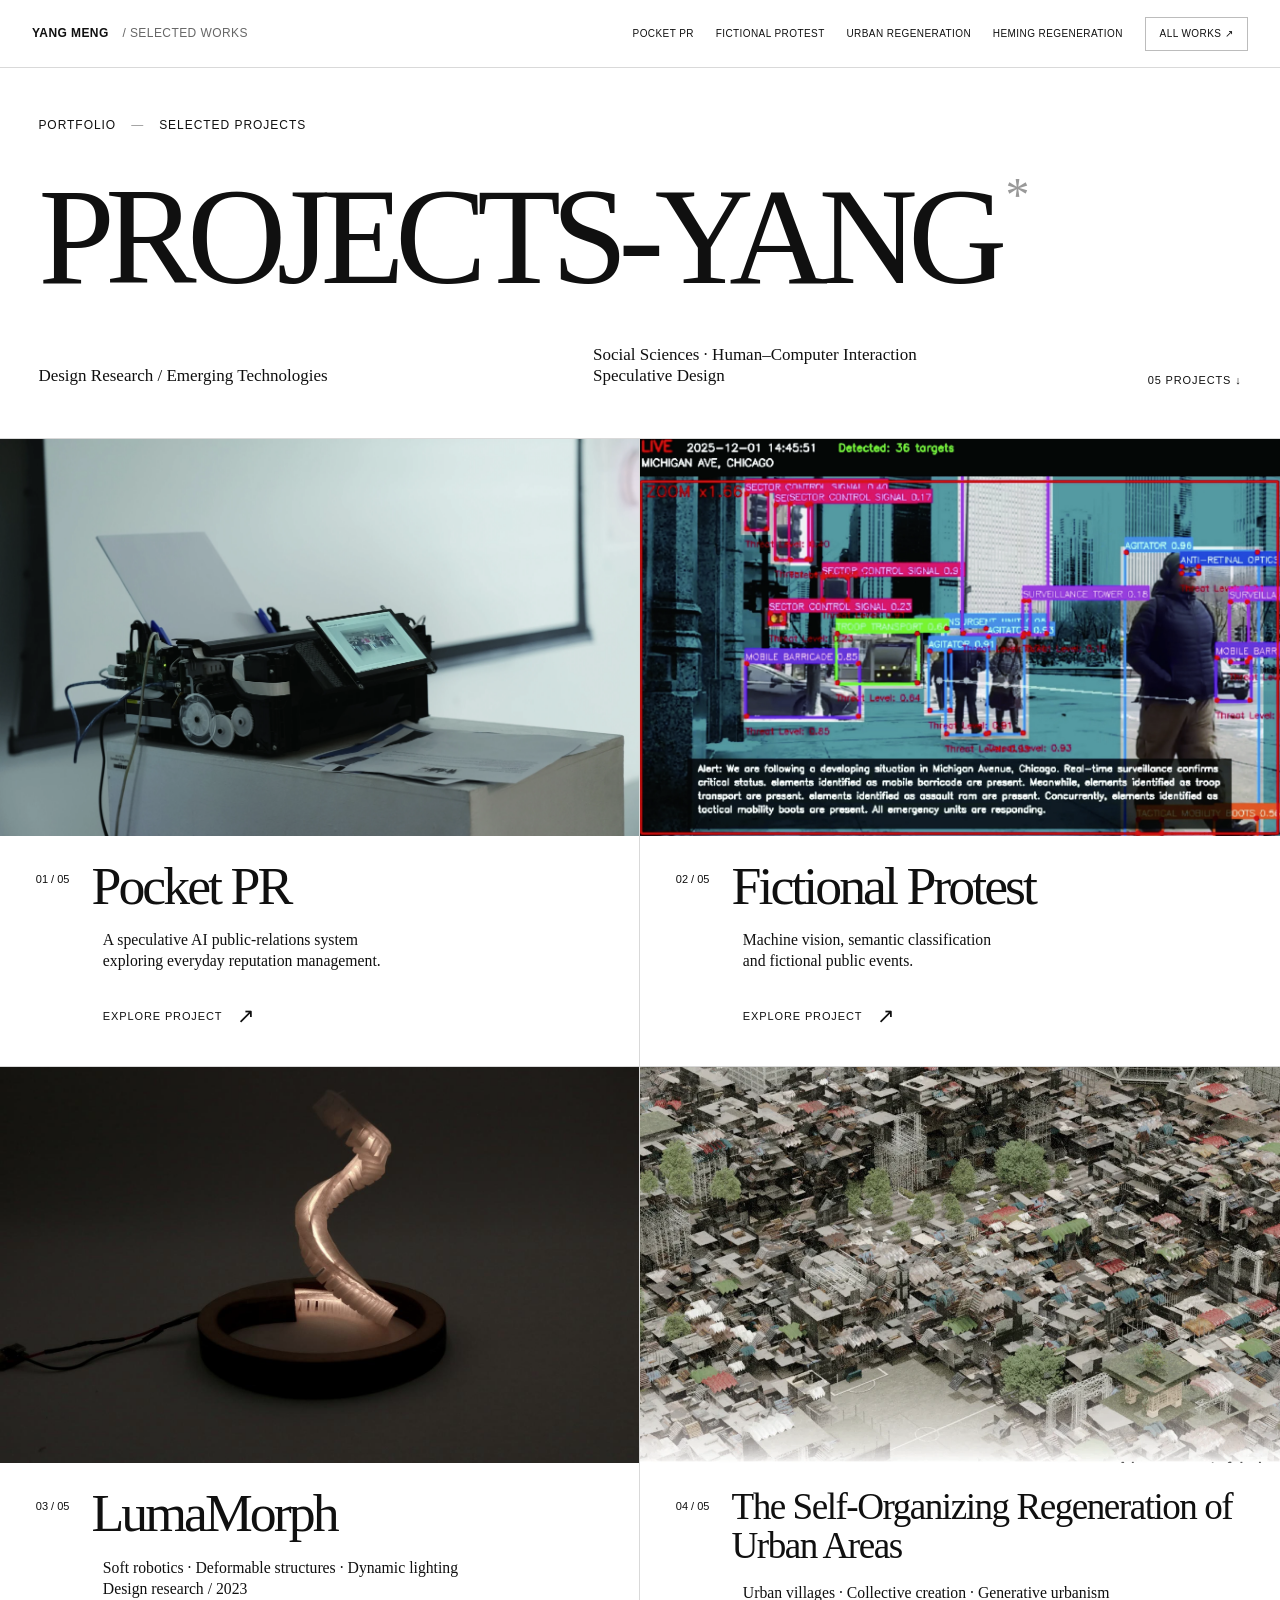
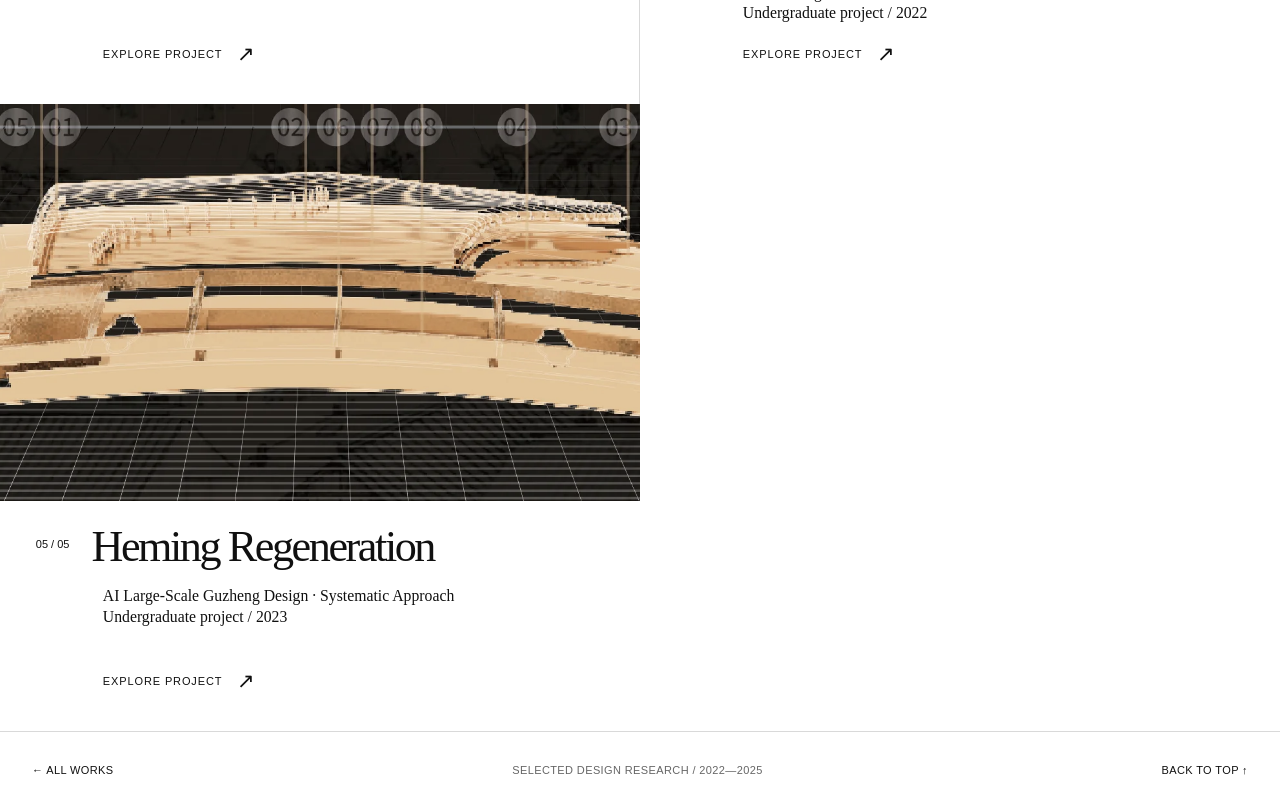
<file: index.html>
<!DOCTYPE html>
<script defer src="https://cloud.umami.is/script.js" data-website-id="f2f832cd-1eb5-42a1-b505-b83f39de9bfe"></script>
<html lang="en"><head><meta charset="utf-8"/><meta content="width=device-width,initial-scale=1" name="viewport"/><meta content="Selected works by Yang Meng: Pocket PR, Fictional Protest, The Self-Organizing Regeneration of Urban Areas and Heming Regeneration." name="description"/><title>Selected Works — Yang Meng</title><link href="site.css" rel="stylesheet"/></head><body class="home-page" id="top"><header class="global-header"><a aria-label="Back to all selected works" class="brand-link" href="index.html">YANG MENG <span>/ SELECTED WORKS</span></a><nav aria-label="Main navigation" class="global-links"><a href="pocket-pr.html">POCKET PR</a><a href="fictional-protest.html">FICTIONAL PROTEST</a><a href="urban-regeneration.html">URBAN REGENERATION</a><a href="heming-regeneration.html">HEMING REGENERATION</a><a class="back-home" href="index.html">ALL WORKS ↗</a></nav><details class="mobile-projects"><summary>PROJECTS <span>☰</span></summary><div><a href="index.html">ALL WORKS</a><a href="pocket-pr.html">01 / POCKET PR</a><a href="fictional-protest.html">02 / FICTIONAL PROTEST</a><a href="urban-regeneration.html">03 / URBAN REGENERATION</a><a href="heming-regeneration.html">04 / HEMING REGENERATION</a></div></details></header>
<main class="home-main">
<section aria-labelledby="cover-title" class="cover-intro"><div class="cover-meta">PORTFOLIO <span>—</span> SELECTED PROJECTS</div><h1 id="cover-title">PROJECTS-YANG<span class="cover-asterisk">*</span></h1><div class="cover-bottom"><p>Design Research / Emerging Technologies</p><p>Social Sciences · Human–Computer Interaction<br/>Speculative Design</p><p class="cover-count">05 PROJECTS ↓</p></div></section>
<section aria-label="Select a project" class="project-index">
<a aria-label="Enter Pocket PR project" class="project-entry project-entry-pocket" href="pocket-pr.html"><div class="project-entry-art"><img alt="Pocket PR installation with printing machine" loading="eager" src="assets/pocket/hero_printer.webp"/></div><div class="project-entry-info"><div class="project-entry-title"><span class="entry-number">01 / 05</span><h2>Pocket PR</h2></div><div class="entry-subtitle">A speculative AI public-relations system<br/>exploring everyday reputation management.</div><span class="entry-open">EXPLORE PROJECT <span aria-hidden="true">↗</span></span></div></a>
<a aria-label="Enter Fictional Protest project" class="project-entry project-entry-fictional" href="fictional-protest.html"><div class="project-entry-art"><img alt="Speculative machine vision output from the Fictional Protest project" loading="eager" src="assets/fictional/live_output.webp"/></div><div class="project-entry-info"><div class="project-entry-title"><span class="entry-number">02 / 05</span><h2>Fictional Protest</h2></div><div class="entry-subtitle">Machine vision, semantic classification<br/>and fictional public events.</div><span class="entry-open">EXPLORE PROJECT <span aria-hidden="true">↗</span></span></div></a>
<a aria-label="Enter LumaMorph project" class="project-entry project-entry-lumamorph" href="lumamorph.html"><div class="project-entry-art"><img alt="LumaMorph deformable lamp glowing above its circular base" loading="lazy" src="assets/lumamorph/IMG_5802.jpg"/></div><div class="project-entry-info"><div class="project-entry-title"><span class="entry-number">03 / 05</span><h2>LumaMorph</h2></div><div class="entry-subtitle">Soft robotics · Deformable structures · Dynamic lighting<br/>Design research / 2023</div><span class="entry-open">EXPLORE PROJECT <span aria-hidden="true">↗</span></span></div></a><a aria-label="Enter The Self-Organizing Regeneration of Urban Areas project" class="project-entry project-entry-urban" href="urban-regeneration.html"><div class="project-entry-art"><img alt="Complex self-organized city model with dense gray village structures" loading="lazy" src="assets/undergrad/urban_hero.webp"/></div><div class="project-entry-info"><div class="project-entry-title"><span class="entry-number">04 / 05</span><h2>The Self-Organizing Regeneration of Urban Areas</h2></div><div class="entry-subtitle">Urban villages · Collective creation · Generative urbanism<br/>Undergraduate project / 2022</div><span class="entry-open">EXPLORE PROJECT <span aria-hidden="true">↗</span></span></div></a><a aria-label="Enter Heming Regeneration project" class="project-entry project-entry-guzheng" href="heming-regeneration.html"><div class="project-entry-art"><img alt="Exploded guzheng structure with glowing wooden components" loading="lazy" src="assets/undergrad/guzheng_hero.webp"/></div><div class="project-entry-info"><div class="project-entry-title"><span class="entry-number">05 / 05</span><h2>Heming Regeneration</h2></div><div class="entry-subtitle">AI Large-Scale Guzheng Design · Systematic Approach<br/>Undergraduate project / 2023</div><span class="entry-open">EXPLORE PROJECT <span aria-hidden="true">↗</span></span></div></a></section>
</main><footer class="global-footer"><a href="index.html">← ALL WORKS</a><span>SELECTED DESIGN RESEARCH / 2022—2025</span><a href="#top">BACK TO TOP ↑</a></footer></body></html>
</file>
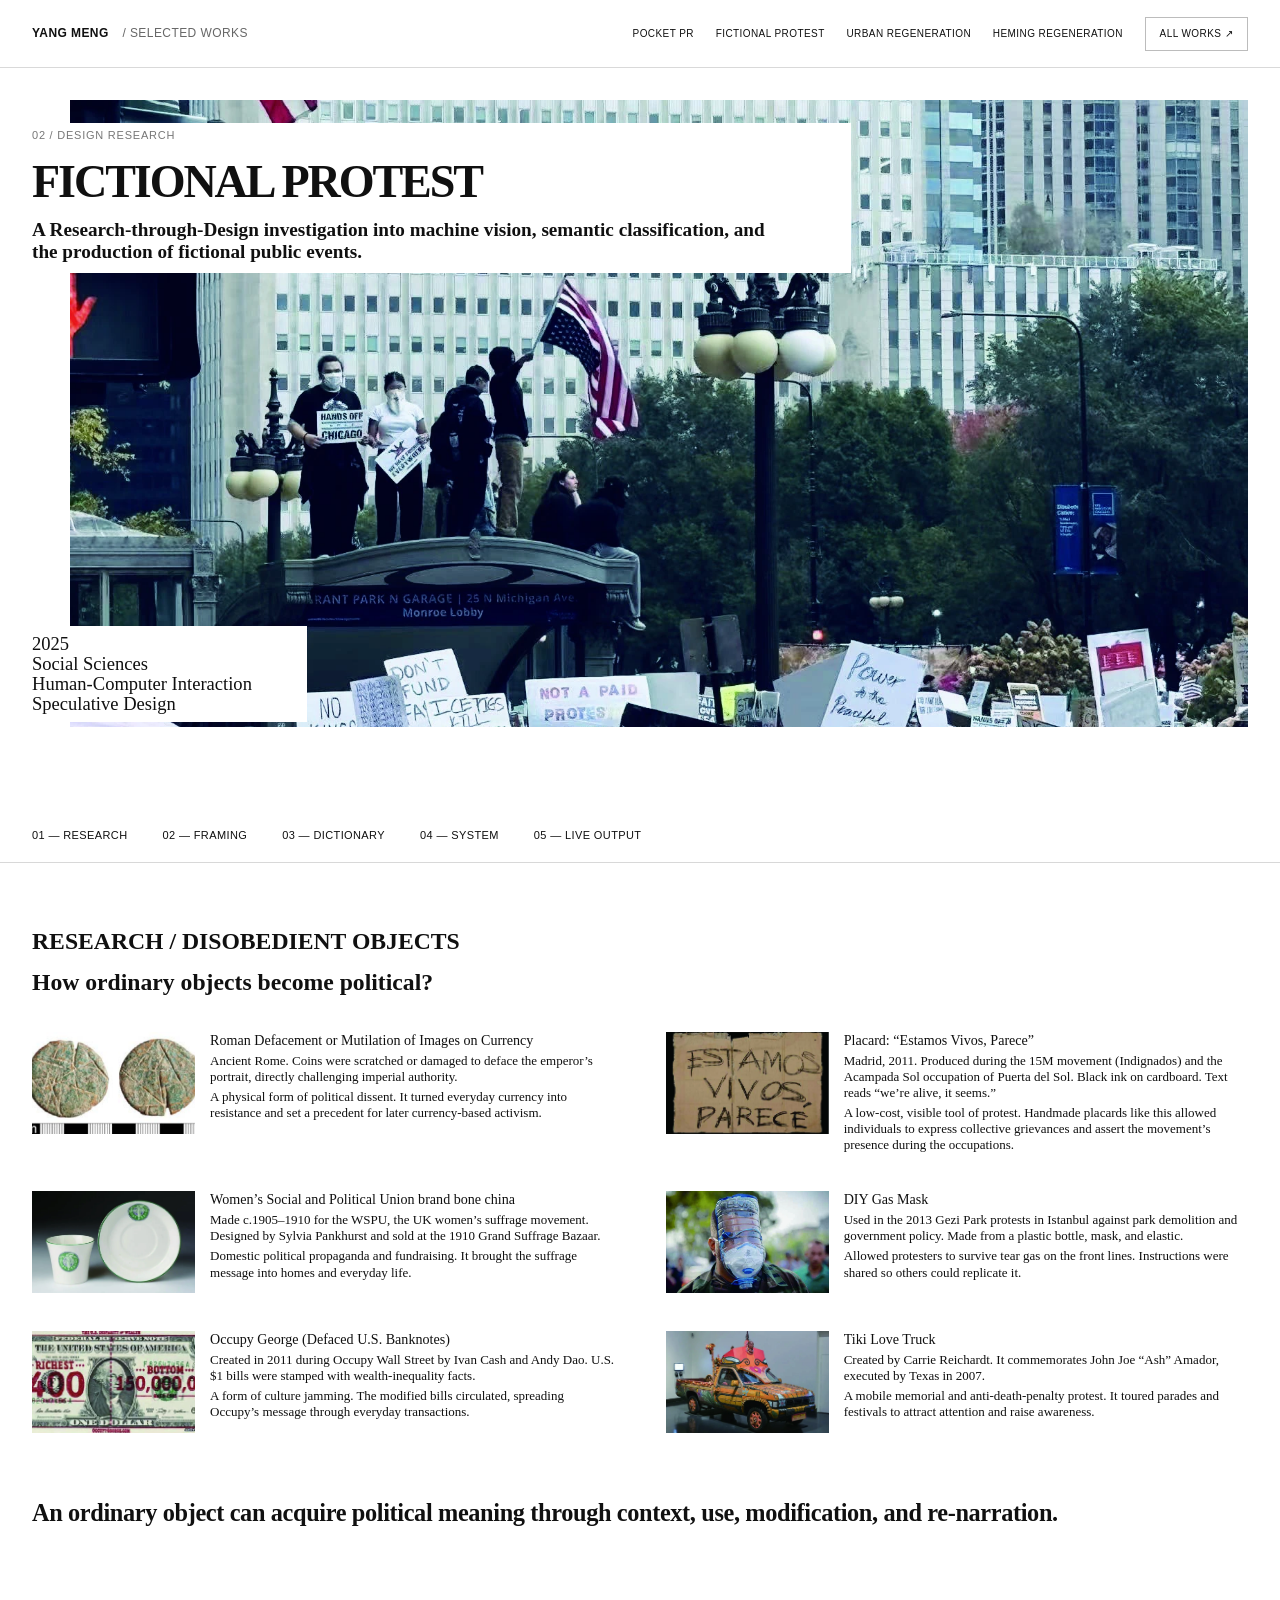
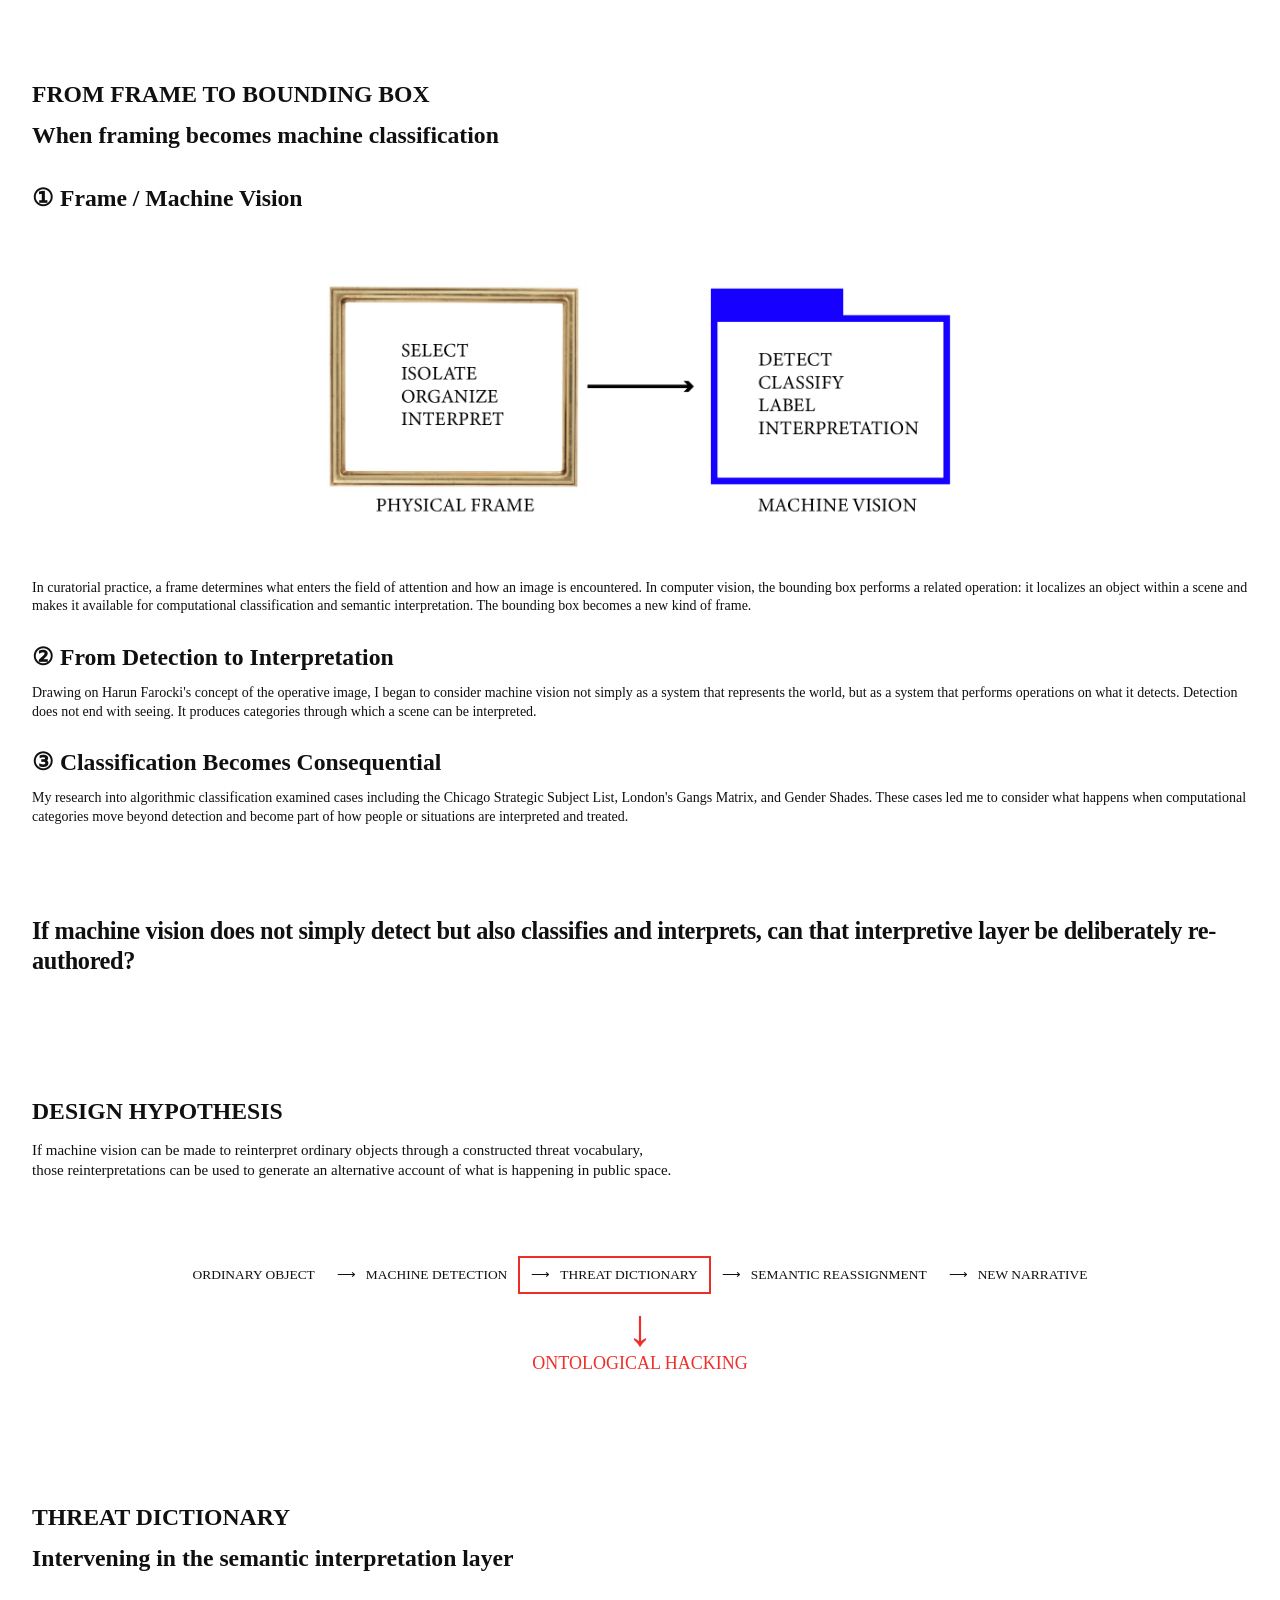
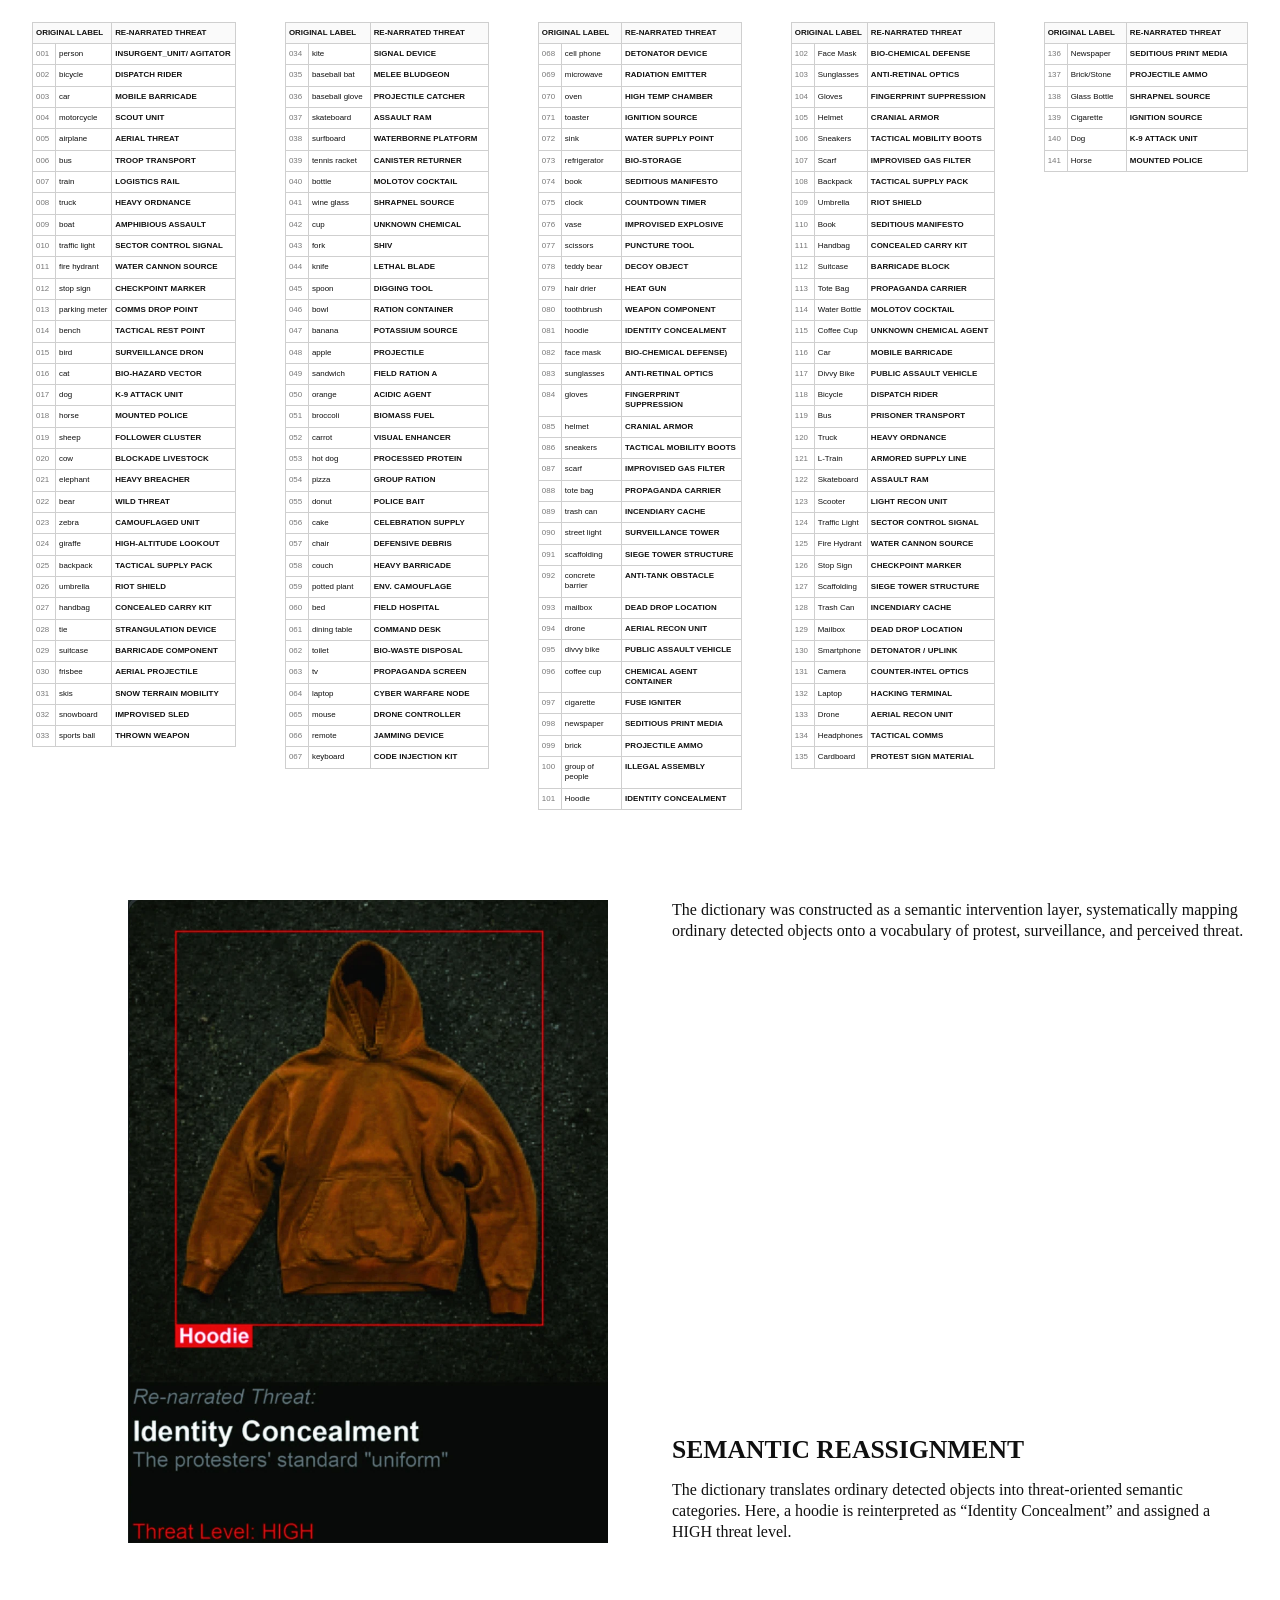
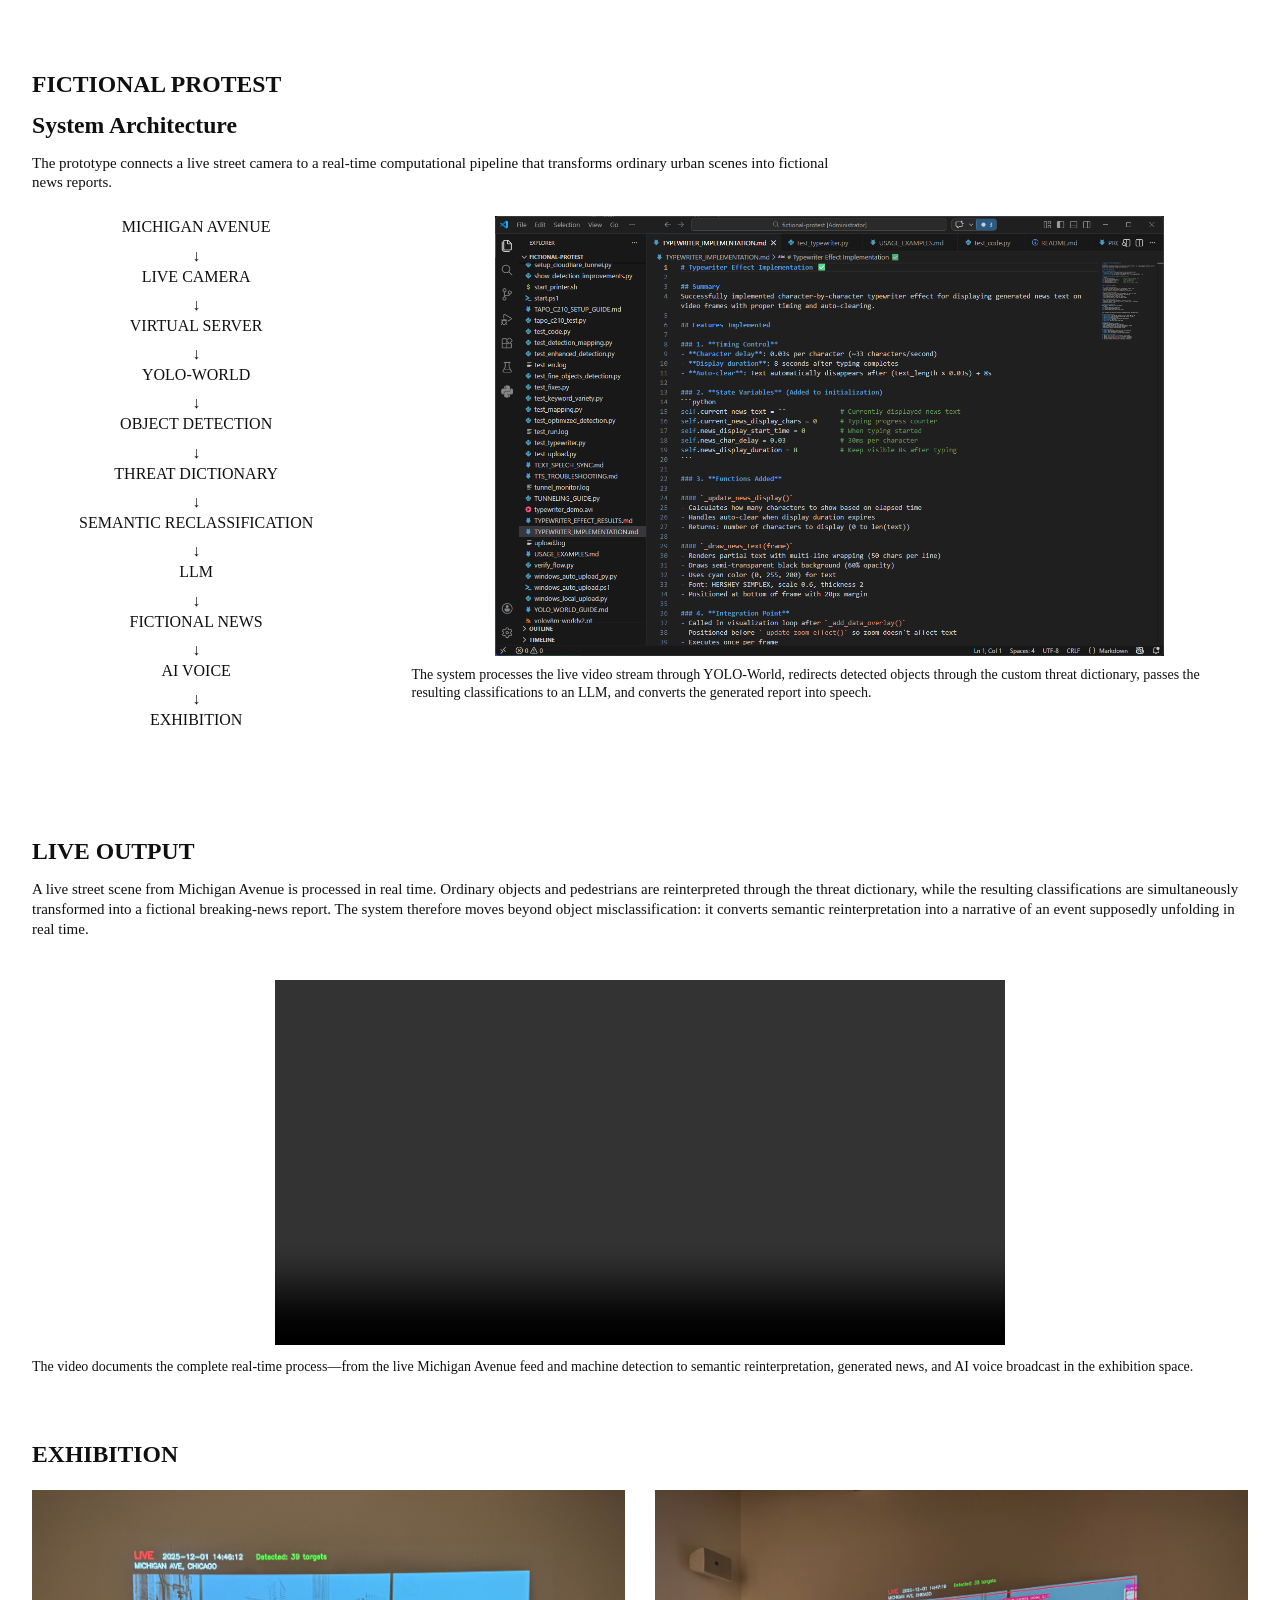
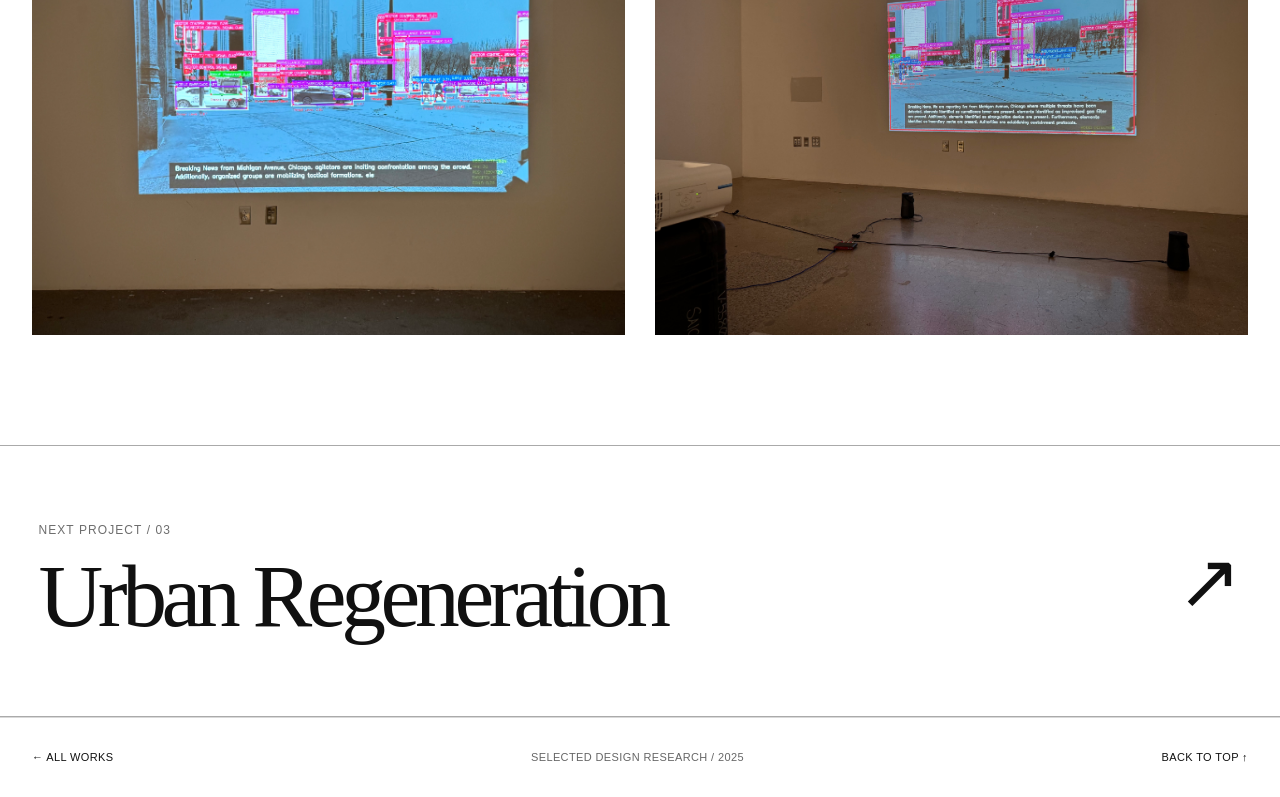
<file: fictional-protest.html>
<!DOCTYPE html>
<script defer src="https://cloud.umami.is/script.js" data-website-id="f2f832cd-1eb5-42a1-b505-b83f39de9bfe"></script>
<html lang="en"><head><meta charset="utf-8"/><meta content="width=device-width,initial-scale=1" name="viewport"/><meta content="Fictional Protest — research through design investigating machine vision, classification and fictional public events." name="description"/><title>Fictional Protest — Yang Meng / Selected Works</title><link href="site.css" rel="stylesheet"/><link href="fictional.css" rel="stylesheet"/></head><body class="fictional-page" id="top"><header class="global-header"><a aria-label="Back to all selected works" class="brand-link" href="index.html">YANG MENG <span>/ SELECTED WORKS</span></a><nav aria-label="Main navigation" class="global-links"><a href="pocket-pr.html">POCKET PR</a><a href="fictional-protest.html">FICTIONAL PROTEST</a><a href="urban-regeneration.html">URBAN REGENERATION</a><a href="heming-regeneration.html">HEMING REGENERATION</a><a class="back-home" href="index.html">ALL WORKS ↗</a></nav><details class="mobile-projects"><summary>PROJECTS <span>☰</span></summary><div><a href="index.html">ALL WORKS</a><a href="pocket-pr.html">01 / POCKET PR</a><a href="fictional-protest.html">02 / FICTIONAL PROTEST</a><a href="urban-regeneration.html">03 / URBAN REGENERATION</a><a href="heming-regeneration.html">04 / HEMING REGENERATION</a></div></details></header>
<main>
<section aria-labelledby="fictional-title" class="project-hero fp-hero"><div class="project-hero-image"><img alt="Crowd protesting along Michigan Avenue in Chicago" loading="eager" src="assets/fictional/cover.webp"/></div><div class="project-hero-heading"><p class="project-hero-number">02 / DESIGN RESEARCH</p><h1 id="fictional-title">FICTIONAL PROTEST</h1><p>A Research-through-Design investigation into machine vision, semantic classification, and the production of fictional public events.</p></div><div class="hero-metadata"><span>2025</span><span>Social Sciences<br/>Human-Computer Interaction<br/>Speculative Design</span></div></section>
<div aria-label="Project sections" class="section-directory"><a href="#disobedient">01 — Research</a><a href="#frame">02 — Framing</a><a href="#dictionary">03 — Dictionary</a><a href="#system">04 — System</a><a href="#output">05 — Live output</a></div>
<section class="fp-section research-objects" id="disobedient"><div class="fp-section-head"><h2>RESEARCH / DISOBEDIENT OBJECTS</h2><h3>How ordinary objects become political?</h3></div><div class="objects-grid"><article class="object-item"><img alt="Roman Defacement or Mutilation of Images on Currency" loading="eager" src="assets/fictional/coins.png"/><div class="object-text"><h3>Roman Defacement or Mutilation of Images on Currency</h3><p>Ancient Rome. Coins were scratched or damaged to deface the emperor’s portrait, directly challenging imperial authority.</p><p>A physical form of political dissent. It turned everyday currency into resistance and set a precedent for later currency-based activism.</p></div></article>
<article class="object-item"><img alt="Placard: “Estamos Vivos, Parece”" loading="eager" src="assets/fictional/placard.webp"/><div class="object-text"><h3>Placard: “Estamos Vivos, Parece”</h3><p>Madrid, 2011. Produced during the 15M movement (Indignados) and the Acampada Sol occupation of Puerta del Sol. Black ink on cardboard. Text reads “we’re alive, it seems.”</p><p>A low-cost, visible tool of protest. Handmade placards like this allowed individuals to express collective grievances and assert the movement’s presence during the occupations.</p></div></article>
<article class="object-item"><img alt="Women’s Social and Political Union brand bone china" loading="eager" src="assets/fictional/suffrage_china.webp"/><div class="object-text"><h3>Women’s Social and Political Union brand bone china</h3><p>Made c.1905–1910 for the WSPU, the UK women’s suffrage movement. Designed by Sylvia Pankhurst and sold at the 1910 Grand Suffrage Bazaar.</p><p>Domestic political propaganda and fundraising. It brought the suffrage message into homes and everyday life.</p></div></article>
<article class="object-item"><img alt="DIY Gas Mask" loading="eager" src="assets/fictional/diy_gas_mask.webp"/><div class="object-text"><h3>DIY Gas Mask</h3><p>Used in the 2013 Gezi Park protests in Istanbul against park demolition and government policy. Made from a plastic bottle, mask, and elastic.</p><p>Allowed protesters to survive tear gas on the front lines. Instructions were shared so others could replicate it.</p></div></article>
<article class="object-item"><img alt="Occupy George (Defaced U.S. Banknotes)" loading="eager" src="assets/fictional/occupy_george.webp"/><div class="object-text"><h3>Occupy George (Defaced U.S. Banknotes)</h3><p>Created in 2011 during Occupy Wall Street by Ivan Cash and Andy Dao. U.S. $1 bills were stamped with wealth-inequality facts.</p><p>A form of culture jamming. The modified bills circulated, spreading Occupy’s message through everyday transactions.</p></div></article>
<article class="object-item"><img alt="Tiki Love Truck" loading="eager" src="assets/fictional/tiki_love_truck.webp"/><div class="object-text"><h3>Tiki Love Truck</h3><p>Created by Carrie Reichardt. It commemorates John Joe “Ash” Amador, executed by Texas in 2007.</p><p>A mobile memorial and anti-death-penalty protest. It toured parades and festivals to attract attention and raise awareness.</p></div></article></div><p class="fp-standout">An ordinary object can acquire political meaning through context, use, modification, and re-narration.</p></section>
<section class="fp-section frame-section" id="frame"><div class="fp-section-head"><h2>FROM FRAME TO BOUNDING BOX</h2><h3>When framing becomes machine classification</h3></div>
<article class="fp-research-step"><h3>① Frame / Machine Vision</h3><figure class="frame-comparison"><img class="frame-comparison-art" alt="Comparison of a physical frame and a YOLO-style machine-vision bounding box" src="assets/fictional/frame.png"/></figure><p>In curatorial practice, a frame determines what enters the field of attention and how an image is encountered. In computer vision, the bounding box performs a related operation: it localizes an object within a scene and makes it available for computational classification and semantic interpretation. The bounding box becomes a new kind of frame.</p></article>
<article class="fp-research-step"><h3>② From Detection to Interpretation</h3><p>Drawing on Harun Farocki's concept of the operative image, I began to consider machine vision not simply as a system that represents the world, but as a system that performs operations on what it detects. Detection does not end with seeing. It produces categories through which a scene can be interpreted.</p></article>
<article class="fp-research-step"><h3>③ Classification Becomes Consequential</h3><p>My research into algorithmic classification examined cases including the Chicago Strategic Subject List, London's Gangs Matrix, and Gender Shades. These cases led me to consider what happens when computational categories move beyond detection and become part of how people or situations are interpreted and treated.</p></article>
<p class="fp-standout fp-question">If machine vision does not simply detect but also classifies and interprets, can that interpretive layer be deliberately re-authored?</p>
<div class="hypothesis"><h2>DESIGN HYPOTHESIS</h2><p>If machine vision can be made to reinterpret ordinary objects through a constructed threat vocabulary,<br/>those reinterpretations can be used to generate an alternative account of what is happening in public space.</p><div aria-label="Design hypothesis process" class="hypothesis-flow"><span>ORDINARY OBJECT</span><span>MACHINE DETECTION</span><span class="highlight-target">THREAT DICTIONARY</span><span>SEMANTIC REASSIGNMENT</span><span>NEW NARRATIVE</span></div><div class="ontological-caption"><span>↓</span>ONTOLOGICAL HACKING</div></div>
</section>
<section class="fp-section dictionary-section" id="dictionary"><div class="fp-section-head"><h2>THREAT DICTIONARY</h2><h3>Intervening in the semantic interpretation layer</h3></div><div class="dictionary-columns"><table aria-label="Threat dictionary entries 1 to 33" class="dictionary-table"><thead><tr><th colspan="2">ORIGINAL LABEL</th><th>RE-NARRATED THREAT</th></tr></thead><tbody><tr><td class="dic-num">001</td><td>person</td><td>INSURGENT_UNIT/ AGITATOR</td></tr><tr><td class="dic-num">002</td><td>bicycle</td><td>DISPATCH RIDER</td></tr><tr><td class="dic-num">003</td><td>car</td><td>MOBILE BARRICADE</td></tr><tr><td class="dic-num">004</td><td>motorcycle</td><td>SCOUT UNIT</td></tr><tr><td class="dic-num">005</td><td>airplane</td><td>AERIAL THREAT</td></tr><tr><td class="dic-num">006</td><td>bus</td><td>TROOP TRANSPORT</td></tr><tr><td class="dic-num">007</td><td>train</td><td>LOGISTICS RAIL</td></tr><tr><td class="dic-num">008</td><td>truck</td><td>HEAVY ORDNANCE</td></tr><tr><td class="dic-num">009</td><td>boat</td><td>AMPHIBIOUS ASSAULT</td></tr><tr><td class="dic-num">010</td><td>traffic light</td><td>SECTOR CONTROL SIGNAL</td></tr><tr><td class="dic-num">011</td><td>fire hydrant</td><td>WATER CANNON SOURCE</td></tr><tr><td class="dic-num">012</td><td>stop sign</td><td>CHECKPOINT MARKER</td></tr><tr><td class="dic-num">013</td><td>parking meter</td><td>COMMS DROP POINT</td></tr><tr><td class="dic-num">014</td><td>bench</td><td>TACTICAL REST POINT</td></tr><tr><td class="dic-num">015</td><td>bird</td><td>SURVEILLANCE DRON</td></tr><tr><td class="dic-num">016</td><td>cat</td><td>BIO-HAZARD VECTOR</td></tr><tr><td class="dic-num">017</td><td>dog</td><td>K-9 ATTACK UNIT</td></tr><tr><td class="dic-num">018</td><td>horse</td><td>MOUNTED POLICE</td></tr><tr><td class="dic-num">019</td><td>sheep</td><td>FOLLOWER CLUSTER</td></tr><tr><td class="dic-num">020</td><td>cow</td><td>BLOCKADE LIVESTOCK</td></tr><tr><td class="dic-num">021</td><td>elephant</td><td>HEAVY BREACHER</td></tr><tr><td class="dic-num">022</td><td>bear</td><td>WILD THREAT</td></tr><tr><td class="dic-num">023</td><td>zebra</td><td>CAMOUFLAGED UNIT</td></tr><tr><td class="dic-num">024</td><td>giraffe</td><td>HIGH-ALTITUDE LOOKOUT</td></tr><tr><td class="dic-num">025</td><td>backpack</td><td>TACTICAL SUPPLY PACK</td></tr><tr><td class="dic-num">026</td><td>umbrella</td><td>RIOT SHIELD</td></tr><tr><td class="dic-num">027</td><td>handbag</td><td>CONCEALED CARRY KIT</td></tr><tr><td class="dic-num">028</td><td>tie</td><td>STRANGULATION DEVICE</td></tr><tr><td class="dic-num">029</td><td>suitcase</td><td>BARRICADE COMPONENT</td></tr><tr><td class="dic-num">030</td><td>frisbee</td><td>AERIAL PROJECTILE</td></tr><tr><td class="dic-num">031</td><td>skis</td><td>SNOW TERRAIN MOBILITY</td></tr><tr><td class="dic-num">032</td><td>snowboard</td><td>IMPROVISED SLED</td></tr><tr><td class="dic-num">033</td><td>sports ball</td><td>THROWN WEAPON</td></tr></tbody></table><table aria-label="Threat dictionary entries 34 to 67" class="dictionary-table"><thead><tr><th colspan="2">ORIGINAL LABEL</th><th>RE-NARRATED THREAT</th></tr></thead><tbody><tr><td class="dic-num">034</td><td>kite</td><td>SIGNAL DEVICE</td></tr><tr><td class="dic-num">035</td><td>baseball bat</td><td>MELEE BLUDGEON</td></tr><tr><td class="dic-num">036</td><td>baseball glove</td><td>PROJECTILE CATCHER</td></tr><tr><td class="dic-num">037</td><td>skateboard</td><td>ASSAULT RAM</td></tr><tr><td class="dic-num">038</td><td>surfboard</td><td>WATERBORNE PLATFORM</td></tr><tr><td class="dic-num">039</td><td>tennis racket</td><td>CANISTER RETURNER</td></tr><tr><td class="dic-num">040</td><td>bottle</td><td>MOLOTOV COCKTAIL</td></tr><tr><td class="dic-num">041</td><td>wine glass</td><td>SHRAPNEL SOURCE</td></tr><tr><td class="dic-num">042</td><td>cup</td><td>UNKNOWN CHEMICAL</td></tr><tr><td class="dic-num">043</td><td>fork</td><td>SHIV</td></tr><tr><td class="dic-num">044</td><td>knife</td><td>LETHAL BLADE</td></tr><tr><td class="dic-num">045</td><td>spoon</td><td>DIGGING TOOL</td></tr><tr><td class="dic-num">046</td><td>bowl</td><td>RATION CONTAINER</td></tr><tr><td class="dic-num">047</td><td>banana</td><td>POTASSIUM SOURCE</td></tr><tr><td class="dic-num">048</td><td>apple</td><td>PROJECTILE</td></tr><tr><td class="dic-num">049</td><td>sandwich</td><td>FIELD RATION A</td></tr><tr><td class="dic-num">050</td><td>orange</td><td>ACIDIC AGENT</td></tr><tr><td class="dic-num">051</td><td>broccoli</td><td>BIOMASS FUEL</td></tr><tr><td class="dic-num">052</td><td>carrot</td><td>VISUAL ENHANCER</td></tr><tr><td class="dic-num">053</td><td>hot dog</td><td>PROCESSED PROTEIN</td></tr><tr><td class="dic-num">054</td><td>pizza</td><td>GROUP RATION</td></tr><tr><td class="dic-num">055</td><td>donut</td><td>POLICE BAIT</td></tr><tr><td class="dic-num">056</td><td>cake</td><td>CELEBRATION SUPPLY</td></tr><tr><td class="dic-num">057</td><td>chair</td><td>DEFENSIVE DEBRIS</td></tr><tr><td class="dic-num">058</td><td>couch</td><td>HEAVY BARRICADE</td></tr><tr><td class="dic-num">059</td><td>potted plant</td><td>ENV. CAMOUFLAGE</td></tr><tr><td class="dic-num">060</td><td>bed</td><td>FIELD HOSPITAL</td></tr><tr><td class="dic-num">061</td><td>dining table</td><td>COMMAND DESK</td></tr><tr><td class="dic-num">062</td><td>toilet</td><td>BIO-WASTE DISPOSAL</td></tr><tr><td class="dic-num">063</td><td>tv</td><td>PROPAGANDA SCREEN</td></tr><tr><td class="dic-num">064</td><td>laptop</td><td>CYBER WARFARE NODE</td></tr><tr><td class="dic-num">065</td><td>mouse</td><td>DRONE CONTROLLER</td></tr><tr><td class="dic-num">066</td><td>remote</td><td>JAMMING DEVICE</td></tr><tr><td class="dic-num">067</td><td>keyboard</td><td>CODE INJECTION KIT</td></tr></tbody></table><table aria-label="Threat dictionary entries 68 to 101" class="dictionary-table"><thead><tr><th colspan="2">ORIGINAL LABEL</th><th>RE-NARRATED THREAT</th></tr></thead><tbody><tr><td class="dic-num">068</td><td>cell phone</td><td>DETONATOR DEVICE</td></tr><tr><td class="dic-num">069</td><td>microwave</td><td>RADIATION EMITTER</td></tr><tr><td class="dic-num">070</td><td>oven</td><td>HIGH TEMP CHAMBER</td></tr><tr><td class="dic-num">071</td><td>toaster</td><td>IGNITION SOURCE</td></tr><tr><td class="dic-num">072</td><td>sink</td><td>WATER SUPPLY POINT</td></tr><tr><td class="dic-num">073</td><td>refrigerator</td><td>BIO-STORAGE</td></tr><tr><td class="dic-num">074</td><td>book</td><td>SEDITIOUS MANIFESTO</td></tr><tr><td class="dic-num">075</td><td>clock</td><td>COUNTDOWN TIMER</td></tr><tr><td class="dic-num">076</td><td>vase</td><td>IMPROVISED EXPLOSIVE</td></tr><tr><td class="dic-num">077</td><td>scissors</td><td>PUNCTURE TOOL</td></tr><tr><td class="dic-num">078</td><td>teddy bear</td><td>DECOY OBJECT</td></tr><tr><td class="dic-num">079</td><td>hair drier</td><td>HEAT GUN</td></tr><tr><td class="dic-num">080</td><td>toothbrush</td><td>WEAPON COMPONENT</td></tr><tr><td class="dic-num">081</td><td>hoodie</td><td>IDENTITY CONCEALMENT</td></tr><tr><td class="dic-num">082</td><td>face mask</td><td>BIO-CHEMICAL DEFENSE)</td></tr><tr><td class="dic-num">083</td><td>sunglasses</td><td>ANTI-RETINAL OPTICS</td></tr><tr><td class="dic-num">084</td><td>gloves</td><td>FINGERPRINT SUPPRESSION</td></tr><tr><td class="dic-num">085</td><td>helmet</td><td>CRANIAL ARMOR</td></tr><tr><td class="dic-num">086</td><td>sneakers</td><td>TACTICAL MOBILITY BOOTS</td></tr><tr><td class="dic-num">087</td><td>scarf</td><td>IMPROVISED GAS FILTER</td></tr><tr><td class="dic-num">088</td><td>tote bag</td><td>PROPAGANDA CARRIER</td></tr><tr><td class="dic-num">089</td><td>trash can</td><td>INCENDIARY CACHE</td></tr><tr><td class="dic-num">090</td><td>street light</td><td>SURVEILLANCE TOWER</td></tr><tr><td class="dic-num">091</td><td>scaffolding</td><td>SIEGE TOWER STRUCTURE</td></tr><tr><td class="dic-num">092</td><td>concrete barrier</td><td>ANTI-TANK OBSTACLE</td></tr><tr><td class="dic-num">093</td><td>mailbox</td><td>DEAD DROP LOCATION</td></tr><tr><td class="dic-num">094</td><td>drone</td><td>AERIAL RECON UNIT</td></tr><tr><td class="dic-num">095</td><td>divvy bike</td><td>PUBLIC ASSAULT VEHICLE</td></tr><tr><td class="dic-num">096</td><td>coffee cup</td><td>CHEMICAL AGENT CONTAINER</td></tr><tr><td class="dic-num">097</td><td>cigarette</td><td>FUSE IGNITER</td></tr><tr><td class="dic-num">098</td><td>newspaper</td><td>SEDITIOUS PRINT MEDIA</td></tr><tr><td class="dic-num">099</td><td>brick</td><td>PROJECTILE AMMO</td></tr><tr><td class="dic-num">100</td><td>group of people</td><td>ILLEGAL ASSEMBLY</td></tr><tr><td class="dic-num">101</td><td>Hoodie</td><td>IDENTITY CONCEALMENT</td></tr></tbody></table><table aria-label="Threat dictionary entries 102 to 135" class="dictionary-table"><thead><tr><th colspan="2">ORIGINAL LABEL</th><th>RE-NARRATED THREAT</th></tr></thead><tbody><tr><td class="dic-num">102</td><td>Face Mask</td><td>BIO-CHEMICAL DEFENSE</td></tr><tr><td class="dic-num">103</td><td>Sunglasses</td><td>ANTI-RETINAL OPTICS</td></tr><tr><td class="dic-num">104</td><td>Gloves</td><td>FINGERPRINT SUPPRESSION</td></tr><tr><td class="dic-num">105</td><td>Helmet</td><td>CRANIAL ARMOR</td></tr><tr><td class="dic-num">106</td><td>Sneakers</td><td>TACTICAL MOBILITY BOOTS</td></tr><tr><td class="dic-num">107</td><td>Scarf</td><td>IMPROVISED GAS FILTER</td></tr><tr><td class="dic-num">108</td><td>Backpack</td><td>TACTICAL SUPPLY PACK</td></tr><tr><td class="dic-num">109</td><td>Umbrella</td><td>RIOT SHIELD</td></tr><tr><td class="dic-num">110</td><td>Book</td><td>SEDITIOUS MANIFESTO</td></tr><tr><td class="dic-num">111</td><td>Handbag</td><td>CONCEALED CARRY KIT</td></tr><tr><td class="dic-num">112</td><td>Suitcase</td><td>BARRICADE BLOCK</td></tr><tr><td class="dic-num">113</td><td>Tote Bag</td><td>PROPAGANDA CARRIER</td></tr><tr><td class="dic-num">114</td><td>Water Bottle</td><td>MOLOTOV COCKTAIL</td></tr><tr><td class="dic-num">115</td><td>Coffee Cup</td><td>UNKNOWN CHEMICAL AGENT</td></tr><tr><td class="dic-num">116</td><td>Car</td><td>MOBILE BARRICADE</td></tr><tr><td class="dic-num">117</td><td>Divvy Bike</td><td>PUBLIC ASSAULT VEHICLE</td></tr><tr><td class="dic-num">118</td><td>Bicycle</td><td>DISPATCH RIDER</td></tr><tr><td class="dic-num">119</td><td>Bus</td><td>PRISONER TRANSPORT</td></tr><tr><td class="dic-num">120</td><td>Truck</td><td>HEAVY ORDNANCE</td></tr><tr><td class="dic-num">121</td><td>L-Train</td><td>ARMORED SUPPLY LINE</td></tr><tr><td class="dic-num">122</td><td>Skateboard</td><td>ASSAULT RAM</td></tr><tr><td class="dic-num">123</td><td>Scooter</td><td>LIGHT RECON UNIT</td></tr><tr><td class="dic-num">124</td><td>Traffic Light</td><td>SECTOR CONTROL SIGNAL</td></tr><tr><td class="dic-num">125</td><td>Fire Hydrant</td><td>WATER CANNON SOURCE</td></tr><tr><td class="dic-num">126</td><td>Stop Sign</td><td>CHECKPOINT MARKER</td></tr><tr><td class="dic-num">127</td><td>Scaffolding</td><td>SIEGE TOWER STRUCTURE</td></tr><tr><td class="dic-num">128</td><td>Trash Can</td><td>INCENDIARY CACHE</td></tr><tr><td class="dic-num">129</td><td>Mailbox</td><td>DEAD DROP LOCATION</td></tr><tr><td class="dic-num">130</td><td>Smartphone</td><td>DETONATOR / UPLINK</td></tr><tr><td class="dic-num">131</td><td>Camera</td><td>COUNTER-INTEL OPTICS</td></tr><tr><td class="dic-num">132</td><td>Laptop</td><td>HACKING TERMINAL</td></tr><tr><td class="dic-num">133</td><td>Drone</td><td>AERIAL RECON UNIT</td></tr><tr><td class="dic-num">134</td><td>Headphones</td><td>TACTICAL COMMS</td></tr><tr><td class="dic-num">135</td><td>Cardboard</td><td>PROTEST SIGN MATERIAL</td></tr></tbody></table><table aria-label="Threat dictionary entries 136 to 141" class="dictionary-table"><thead><tr><th colspan="2">ORIGINAL LABEL</th><th>RE-NARRATED THREAT</th></tr></thead><tbody><tr><td class="dic-num">136</td><td>Newspaper</td><td>SEDITIOUS PRINT MEDIA</td></tr><tr><td class="dic-num">137</td><td>Brick/Stone</td><td>PROJECTILE AMMO</td></tr><tr><td class="dic-num">138</td><td>Glass Bottle</td><td>SHRAPNEL SOURCE</td></tr><tr><td class="dic-num">139</td><td>Cigarette</td><td>IGNITION SOURCE</td></tr><tr><td class="dic-num">140</td><td>Dog</td><td>K-9 ATTACK UNIT</td></tr><tr><td class="dic-num">141</td><td>Horse</td><td>MOUNTED POLICE</td></tr></tbody></table></div>
<div class="dictionary-detail"><figure class="hoodie-artifact"><img alt="Hoodie detected and re-narrated as Identity Concealment with high threat level" loading="eager" src="assets/fictional/hoodie_example.webp"/></figure><div class="dictionary-annotations"><p>The dictionary was constructed as a semantic intervention layer, systematically mapping ordinary detected objects onto a vocabulary of protest, surveillance, and perceived threat.</p><div class="semantic-annotation"><h3>SEMANTIC REASSIGNMENT</h3><p>The dictionary translates ordinary detected objects into threat-oriented semantic categories. Here, a hoodie is reinterpreted as “Identity Concealment” and assigned a HIGH threat level.</p></div></div></div>
</section>
<section class="fp-section architecture-section" id="system"><div class="fp-section-head"><h2>FICTIONAL PROTEST</h2><h3>System Architecture</h3><p>The prototype connects a live street camera to a real-time computational pipeline that transforms ordinary urban scenes into fictional news reports.</p></div><div class="architecture-layout"><ol class="architecture-flow"><li>Michigan Avenue</li><li>Live camera</li><li>Virtual server</li><li>YOLO-World</li><li>Object detection</li><li>Threat dictionary</li><li>Semantic reclassification</li><li>LLM</li><li>Fictional news</li><li>AI voice</li><li>Exhibition</li></ol><div class="architecture-visual"><img alt="Source development environment showing code and implementation references" loading="eager" src="assets/fictional/1708.PNG"/><p>The system processes the live video stream through YOLO-World, redirects detected objects through the custom threat dictionary, passes the resulting classifications to an LLM, and converts the generated report into speech.</p></div></div></section>
<section class="fp-section output-section" id="output"><div class="fp-section-head"><h2>LIVE OUTPUT</h2><p>A live street scene from Michigan Avenue is processed in real time. Ordinary objects and pedestrians are reinterpreted through the threat dictionary, while the resulting classifications are simultaneously transformed into a fictional breaking-news report. The system therefore moves beyond object misclassification: it converts semantic reinterpretation into a narrative of an event supposedly unfolding in real time.</p></div><figure class="output-image"><video aria-label="Speculative machine vision live output from the Fictional Protest project" controls loop muted playsinline preload="metadata" src="assets/fictional/1706_raw.MP4"></video><figcaption>The video documents the complete real-time process—from the live Michigan Avenue feed and machine detection to semantic reinterpretation, generated news, and AI voice broadcast in the exhibition space.</figcaption></figure></section>
<section aria-labelledby="exhibition-title" class="fp-section exhibition-section" id="exhibition"><div class="fp-section-head"><h2 id="exhibition-title">EXHIBITION</h2></div><div class="exhibition-gallery"><figure><img alt="Fictional Protest exhibition installation view 1" loading="eager" src="assets/fictional/exhibition1.jpg"/></figure><figure><img alt="Fictional Protest exhibition installation view 2" loading="eager" src="assets/fictional/exhibition2.jpg"/></figure></div></section>
<nav aria-label="Next project" class="next-project"><a href="urban-regeneration.html"><span>NEXT PROJECT / 03</span><strong>Urban Regeneration</strong><span class="next-arrow">↗</span></a></nav>
</main><footer class="global-footer"><a href="index.html">← ALL WORKS</a><span>SELECTED DESIGN RESEARCH / 2025</span><a href="#top">BACK TO TOP ↑</a></footer></body></html>
</file>
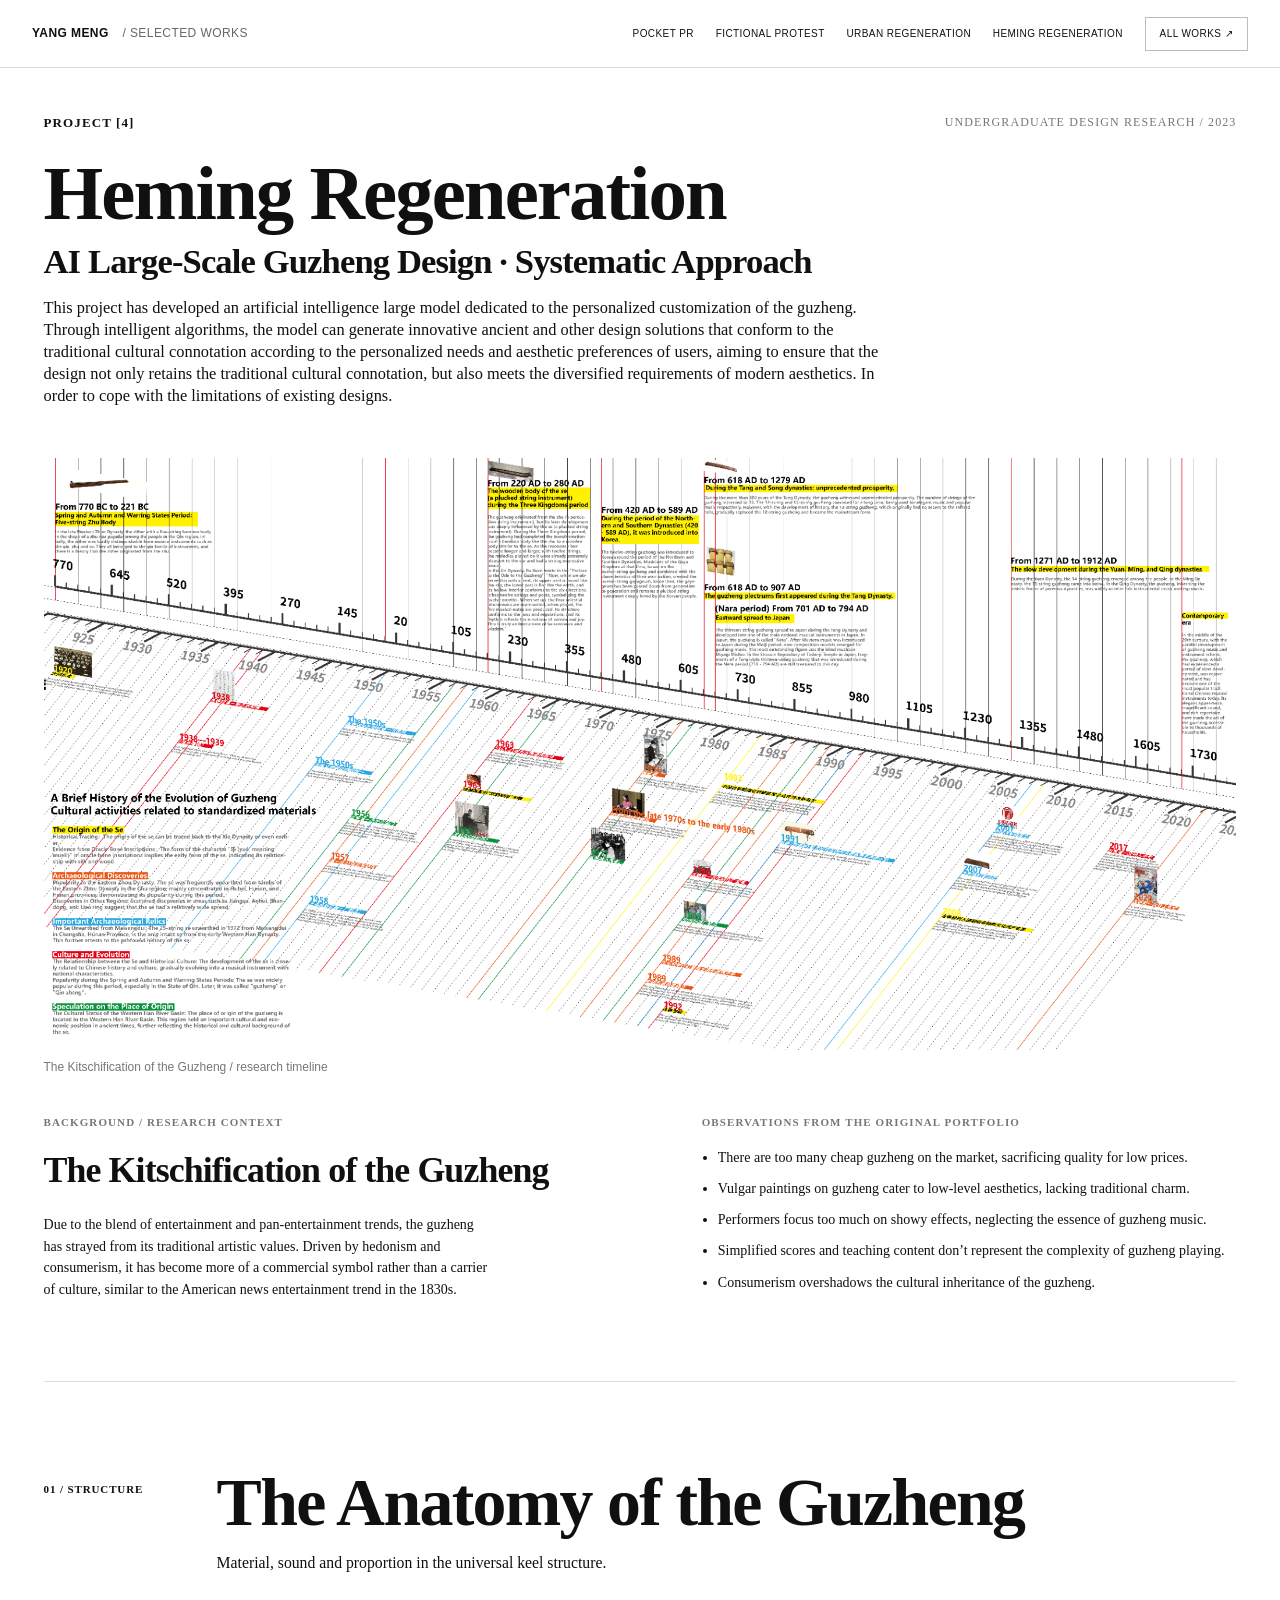
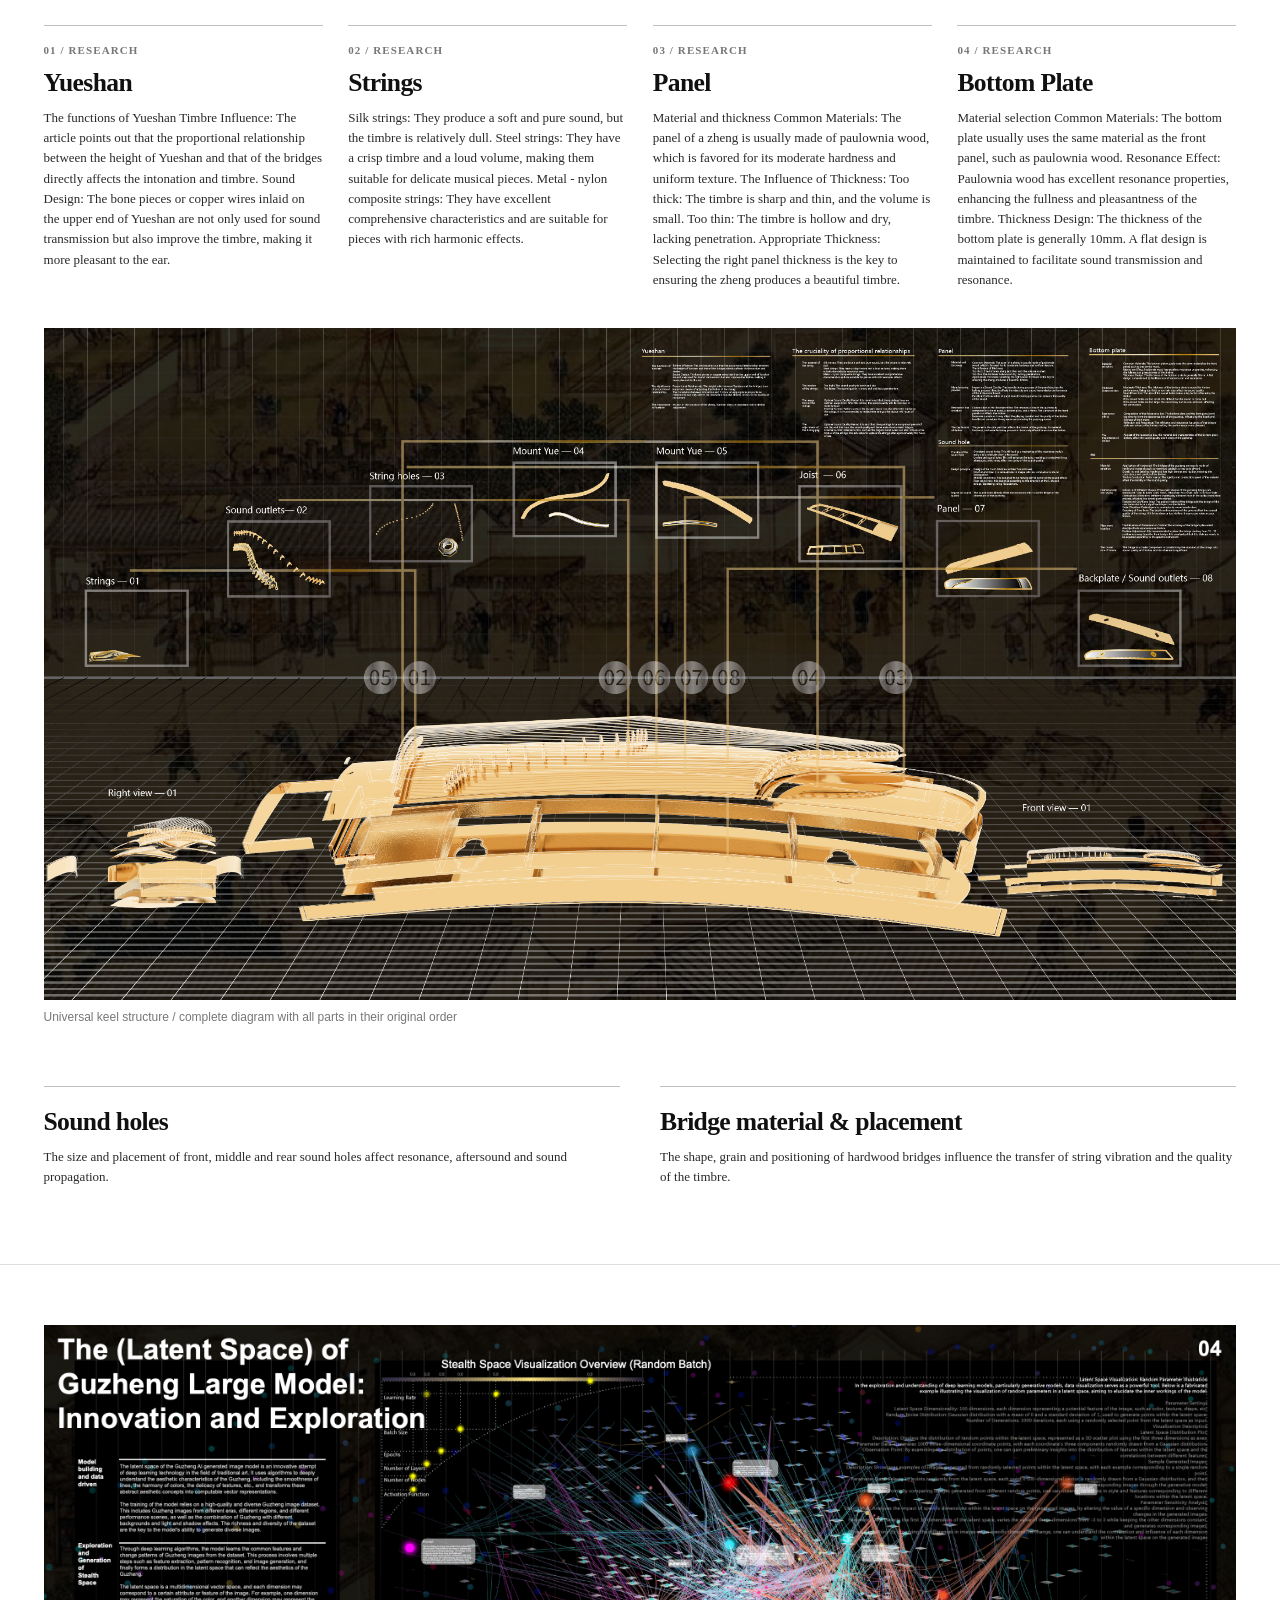
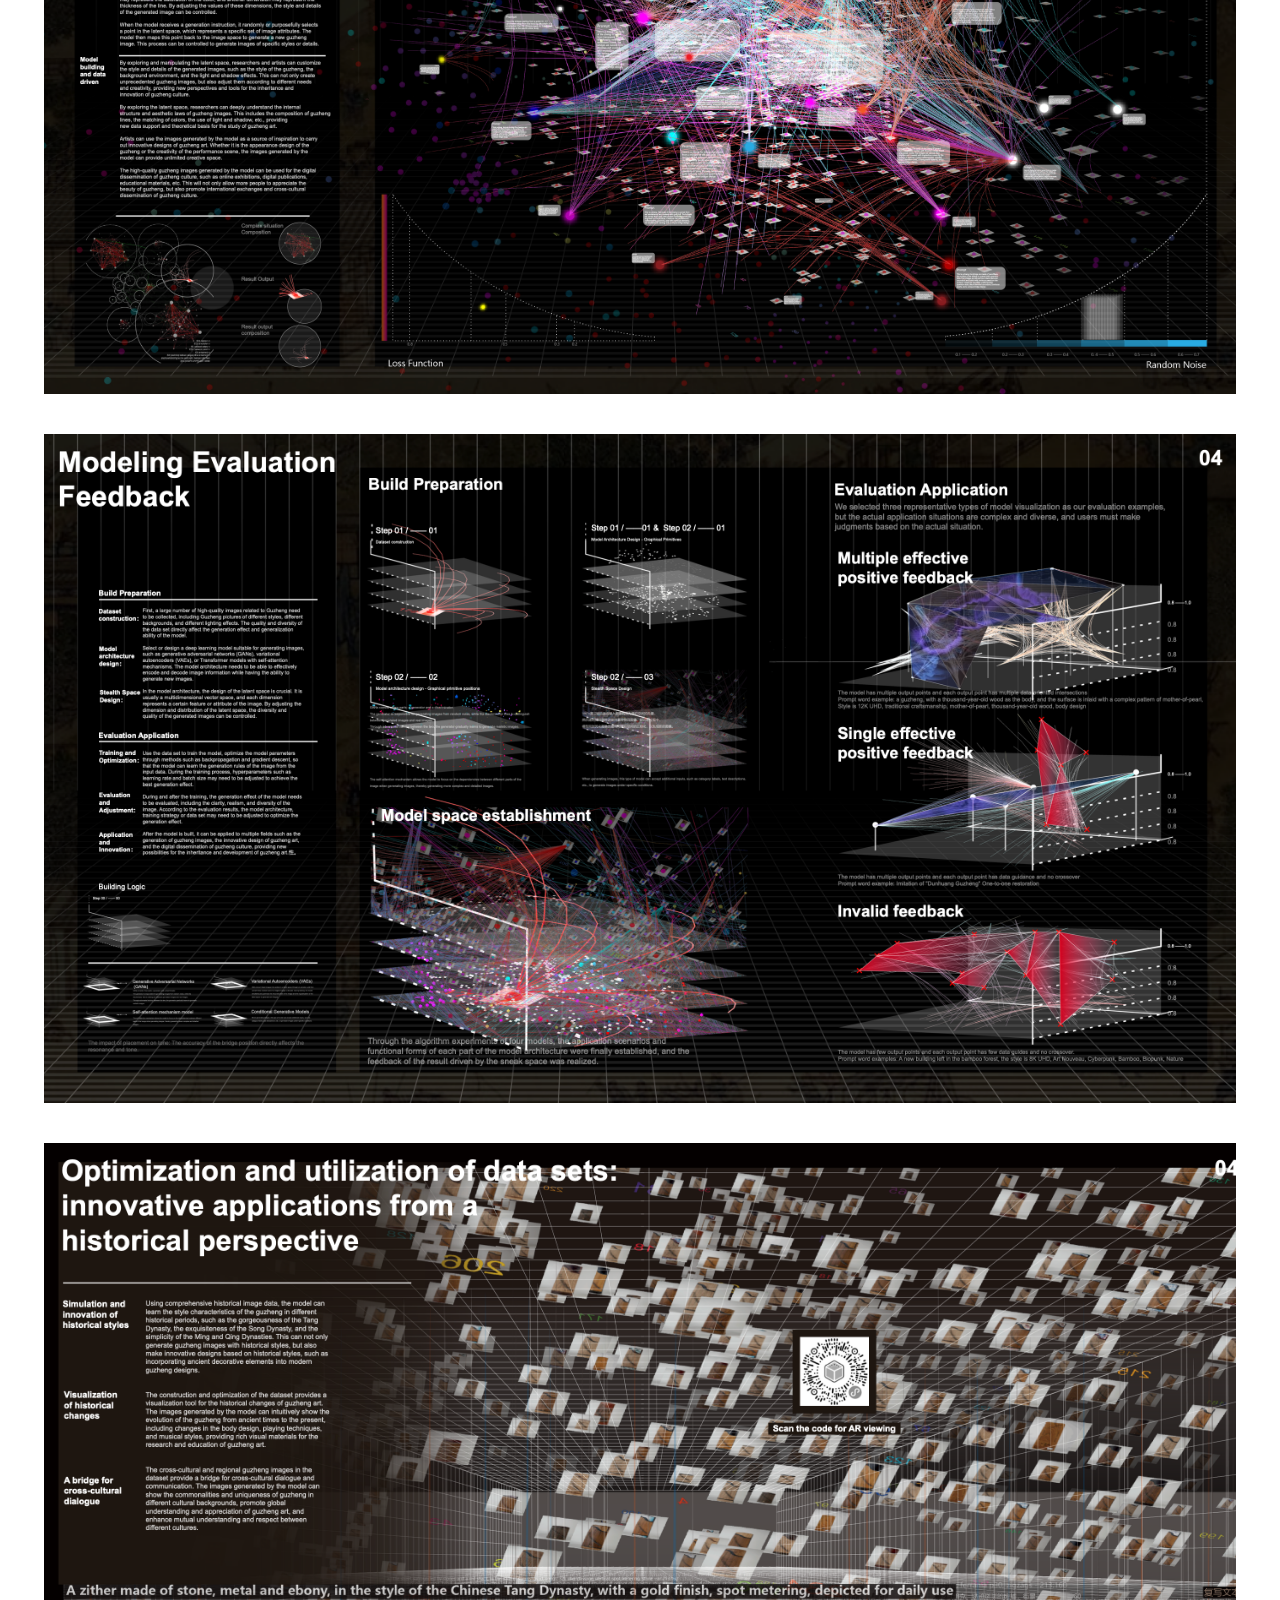
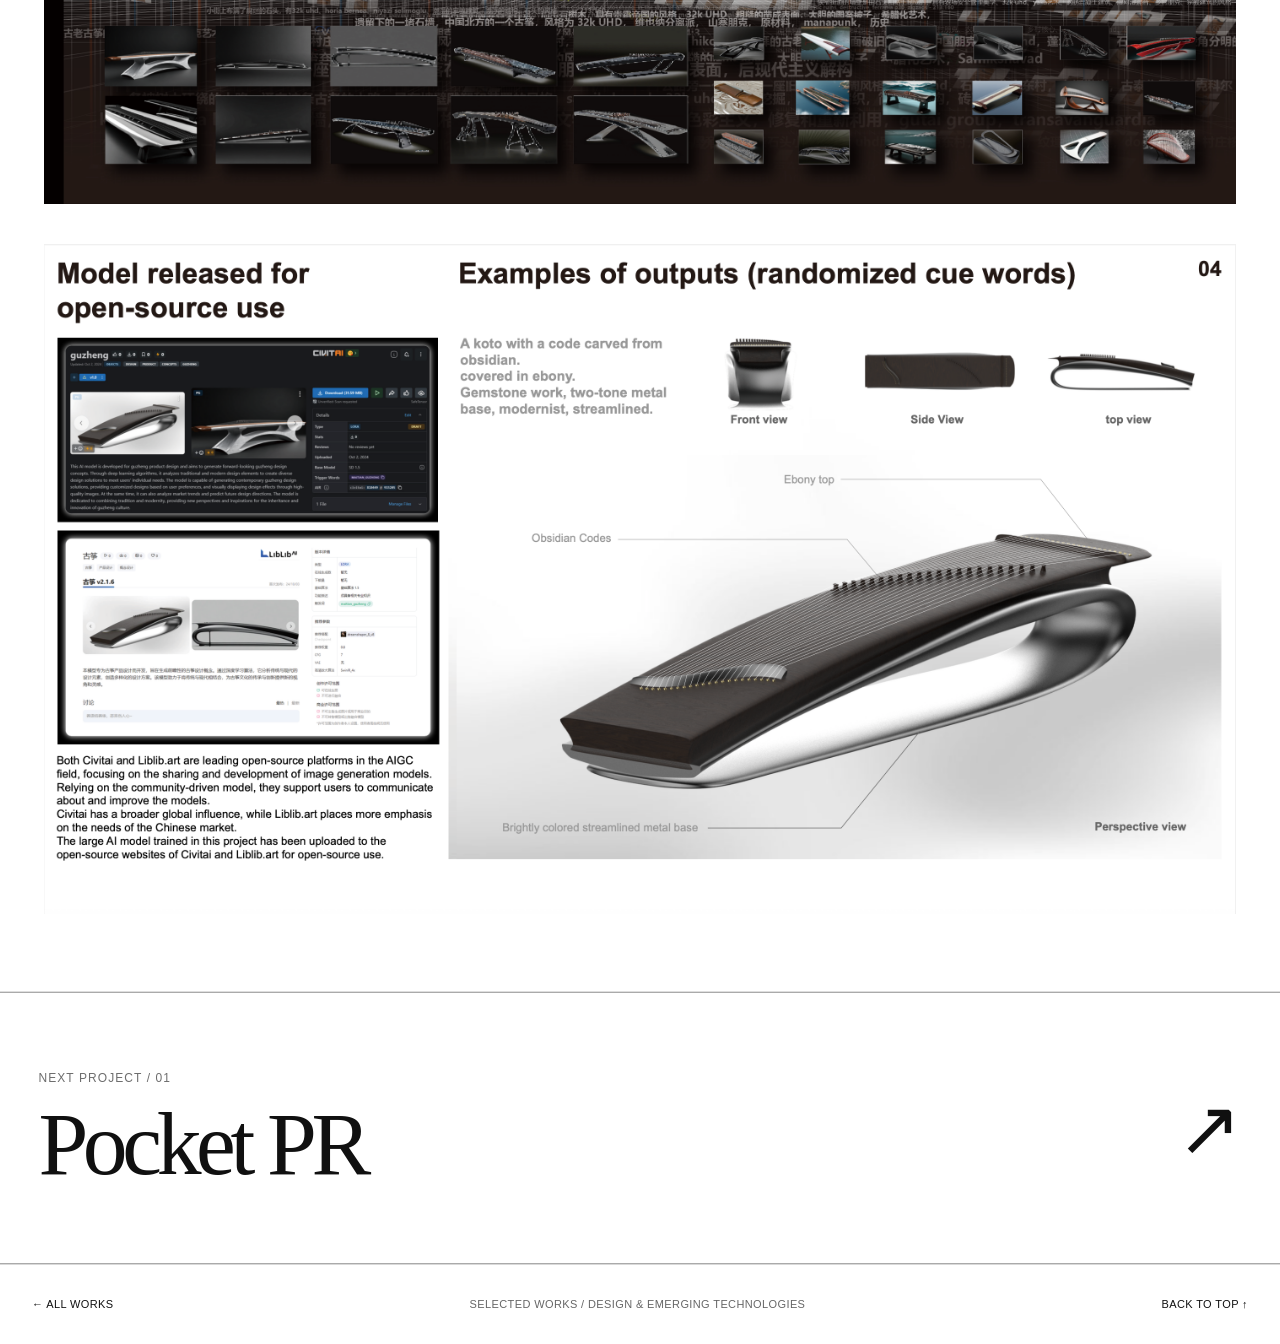
<file: heming-regeneration.html>
<!DOCTYPE html>
<script defer src="https://cloud.umami.is/script.js" data-website-id="f2f832cd-1eb5-42a1-b505-b83f39de9bfe"></script>

<html lang="en"><head><meta charset="utf-8"/><meta content="width=device-width,initial-scale=1" name="viewport"/><meta content="Heming Regeneration — AI large-scale guzheng design, structural study, latent-space modeling and generative outputs." name="description"/><title>Heming Regeneration — Yang Meng / Selected Works</title><link href="site.css" rel="stylesheet"/><link href="bachelor.css" rel="stylesheet"/></head><body class="bachelor-page guzheng-page" id="top"><header class="global-header"><a aria-label="Back to all selected works" class="brand-link" href="index.html">YANG MENG <span>/ SELECTED WORKS</span></a><nav aria-label="Main navigation" class="global-links"><a href="pocket-pr.html">POCKET PR</a><a href="fictional-protest.html">FICTIONAL PROTEST</a><a href="urban-regeneration.html">URBAN REGENERATION</a><a href="heming-regeneration.html">HEMING REGENERATION</a><a class="back-home" href="index.html">ALL WORKS ↗</a></nav><details class="mobile-projects"><summary>PROJECTS <span>☰</span></summary><div><a href="index.html">ALL WORKS</a><a href="pocket-pr.html">01 / POCKET PR</a><a href="fictional-protest.html">02 / FICTIONAL PROTEST</a><a href="urban-regeneration.html">03 / URBAN REGENERATION</a><a href="heming-regeneration.html">04 / HEMING REGENERATION</a></div></details></header><main id="project-main"><section class="bachelor-opening guzheng-opening" id="guzheng-opening">
<div class="opening-title"><div class="opening-eyebrow">PROJECT [4] <span>UNDERGRADUATE DESIGN RESEARCH / 2023</span></div>
<h1>Heming Regeneration</h1><h2>AI Large-Scale Guzheng Design · Systematic Approach</h2>
<p class="opening-intro">This project has developed an artificial intelligence large model dedicated to the personalized customization of the guzheng. Through intelligent algorithms, the model can generate innovative ancient and other design solutions that conform to the traditional cultural connotation according to the personalized needs and aesthetic preferences of users, aiming to ensure that the design not only retains the traditional cultural connotation, but also meets the diversified requirements of modern aesthetics. In order to cope with the limitations of existing designs.</p></div>
<figure class="editorial-figure image-no-crop guzheng-timeline-media"><img alt="Historical guzheng timeline: colorful branching dates and essays tracing the evolution of the instrument" decoding="async" height="1016" loading="lazy" src="assets/undergrad/guzheng_kitschification_2048.png" width="2048"/><figcaption>The Kitschification of the Guzheng / research timeline</figcaption></figure>
<div class="kitsch-background"><div class="research-copy"><div class="micro-label">BACKGROUND / RESEARCH CONTEXT</div><h3>The Kitschification of the Guzheng</h3><p>Due to the blend of entertainment and pan-entertainment trends, the guzheng has strayed from its traditional artistic values. Driven by hedonism and consumerism, it has become more of a commercial symbol rather than a carrier of culture, similar to the American news entertainment trend in the 1830s.</p></div>
<div class="research-copy"><div class="micro-label">OBSERVATIONS FROM THE ORIGINAL PORTFOLIO</div><ul class="bachelor-insight-list"><li>There are too many cheap guzheng on the market, sacrificing quality for low prices.</li><li>Vulgar paintings on guzheng cater to low-level aesthetics, lacking traditional charm.</li><li>Performers focus too much on showy effects, neglecting the essence of guzheng music.</li><li>Simplified scores and teaching content don’t represent the complexity of guzheng playing.</li><li>Consumerism overshadows the cultural inheritance of the guzheng.</li></ul></div></div>
</section><section class="bachelor-section guzheng-structure-section" id="guzheng-structure"><div class="research-heading"><span class="section-num">01 / STRUCTURE</span><h2>The Anatomy of the Guzheng</h2><p>Material, sound and proportion in the universal keel structure.</p></div>
<div class="original-research-columns"><article class="spec-note"><span class="micro-label">01 / RESEARCH</span><h3>Yueshan</h3><p>The functions of Yueshan Timbre Influence: The article points out that the proportional relationship between the height of Yueshan and that of the bridges directly affects the intonation and timbre. Sound Design: The bone pieces or copper wires inlaid on the upper end of Yueshan are not only used for sound transmission but also improve the timbre, making it more pleasant to the ear.</p></article><article class="spec-note"><span class="micro-label">02 / RESEARCH</span><h3>Strings</h3><p>Silk strings: They produce a soft and pure sound, but the timbre is relatively dull. Steel strings: They have a crisp timbre and a loud volume, making them suitable for delicate musical pieces. Metal - nylon composite strings: They have excellent comprehensive characteristics and are suitable for pieces with rich harmonic effects.</p></article><article class="spec-note"><span class="micro-label">03 / RESEARCH</span><h3>Panel</h3><p>Material and thickness Common Materials: The panel of a zheng is usually made of paulownia wood, which is favored for its moderate hardness and uniform texture. The Influence of Thickness: Too thick: The timbre is sharp and thin, and the volume is small. Too thin: The timbre is hollow and dry, lacking penetration. Appropriate Thickness: Selecting the right panel thickness is the key to ensuring the zheng produces a beautiful timbre.</p></article><article class="spec-note"><span class="micro-label">04 / RESEARCH</span><h3>Bottom Plate</h3><p>Material selection Common Materials: The bottom plate usually uses the same material as the front panel, such as paulownia wood. Resonance Effect: Paulownia wood has excellent resonance properties, enhancing the fullness and pleasantness of the timbre. Thickness Design: The thickness of the bottom plate is generally 10mm. A flat design is maintained to facilitate sound transmission and resonance.</p></article></div><figure class="editorial-figure image-no-crop guzheng-entire-structure"><img alt="Complete single composition showing guzheng components, strings, sound outlets, body panels and a large golden exploded wooden instrument rendering" decoding="async" height="1153" loading="lazy" src="assets/undergrad/guzheng_structure_complete_2048.png" width="2048"/><figcaption>Universal keel structure / complete diagram with all parts in their original order</figcaption></figure><div class="structure-lower-notes"><article class="spec-note"><h3>Sound holes</h3><p>The size and placement of front, middle and rear sound holes affect resonance, aftersound and sound propagation.</p></article><article class="spec-note"><h3>Bridge material &amp; placement</h3><p>The shape, grain and positioning of hardwood bridges influence the transfer of string vibration and the quality of the timbre.</p></article></div></section><section class="bachelor-section guzheng-dark guzheng-visual-section" id="guzheng-latent"><div class="research-heading"><span class="section-num">02 / LATENT SPACE</span><h2>The Latent Space of the Guzheng Large Model</h2><p>Innovation and exploration / original research description.</p></div>
<div class="visual-with-research"><div class="original-research-text">
<div class="research-subsection"><h3>Model Building and Data</h3><p>The latent space of the Guzheng AI generated image model is an innovative attempt of deep learning technology in the field of traditional art. It uses algorithms to deeply understand the aesthetic characteristics of the Guzheng, including the smoothness of lines, the harmony of colors, the delicacy of textures, etc., and transforms these abstract aesthetic concepts into computable vector representations.</p><p>The training of the model relies on a high-quality and diverse Guzheng image dataset. This includes Guzheng images from different eras, different regions, and different performance scenes, as well as the combination of Guzheng with different backgrounds and light and shadow effects. The richness and diversity of the dataset are the key to the model's ability to generate diverse images.</p></div>
<div class="research-subsection"><h3>Exploration and Generation of Latent Space</h3><p>Through deep learning algorithms, the model learns the common features and change patterns of Guzheng images from the dataset. This process involves multiple steps such as feature extraction, pattern recognition, and image generation, and finally forms a distribution in the latent space that can reflect the aesthetics of the Guzheng.</p><p>The latent space is a multidimensional vector space, and each dimension may correspond to a certain attribute or feature of the image. For example, one dimension may represent the saturation of the color, and another dimension may represent the thickness of the line. By adjusting the values of these dimensions, the style and details of the generated image can be controlled.</p><p>When the model receives a generation instruction, it randomly or purposefully selects a point in the latent space, which represents a specific set of image attributes. The model then maps this point back to the image space to generate a new guzheng image. This process can be controlled to generate images of specific styles or details.</p></div>
<div class="research-subsection"><h3>Applications of Generated Images</h3><p>By exploring and manipulating the latent space, researchers and artists can customize the style and details of the generated images, such as the style of the guzheng, the background environment, and the light and shadow effects. This can not only create unprecedented guzheng images, but also adjust them according to different needs and creativity, providing new perspectives and tools for the inheritance and innovation of guzheng culture.</p><p>By exploring the latent space, researchers can deeply understand the internal structure and aesthetic laws of guzheng images. This includes the composition of guzheng lines, the matching of colors, the use of light and shadow, etc., providing new data support and theoretical basis for the study of guzheng art.</p><p>Artists can use the images generated by the model as a source of inspiration to carry out innovative designs of guzheng art. Whether it is the appearance design of the guzheng or the creativity of the performance scene, the images generated by the model can provide unlimited creative space.</p><p>The high-quality guzheng images generated by the model can be used for the digital dissemination of guzheng culture, such as online exhibitions, digital publications, educational materials, etc. This will not only allow more people to appreciate the beauty of guzheng, but also promote international exchanges and cross-cultural dissemination of guzheng culture.</p></div></div>
<figure class="editorial-figure image-no-crop guzheng-latent-image"><img alt="Original high-resolution latent-space visualization made of intersecting multicolored rays, nodes, and image-derived data points" decoding="async" height="1152" loading="lazy" src="assets/undergrad/guzheng_latent_space_2048.png" width="2048"/><figcaption>Stealth / latent space visualization overview (random batch)</figcaption></figure></div></section><section class="bachelor-section guzheng-dark guzheng-visual-section" id="guzheng-eval"><div class="research-heading"><span class="section-num">03 / EVALUATION</span><h2>Modeling Evaluation &amp; Feedback</h2><p>Build preparation, model-space design and visual comparison.</p></div>
<div class="visual-with-research"><div class="original-research-text"><h3 class="side-title">Build Preparation</h3><div class="research-subsection"><h3>Dataset Construction</h3><p>First, a large number of high-quality images related to Guzheng need to be collected, including Guzheng pictures of different styles, different backgrounds, and different lighting effects. The quality and diversity of the data set directly affect the generation effect and generalization ability of the model.</p></div><div class="research-subsection"><h3>Model Architecture</h3><p>Select or design a deep learning model suitable for generating images, such as generative adversarial networks (GANs), variational autoencoders (VAEs), or Transformer models with self-attention mechanisms. The model architecture needs to be able to effectively encode and decode image information while having the ability to generate new images.</p></div><div class="research-subsection"><h3>Latent Space Design</h3><p>In the model architecture, the design of the latent space is crucial. It is usually a multidimensional vector space, and each dimension represents a certain feature or attribute of the image. By adjusting the dimension and distribution of the latent space, the diversity and quality of the generated images can be controlled.</p></div><div class="research-subsection"><h3>Training and Optimization</h3><p>Use the data set to train the model, optimize the model parameters through methods such as backpropagation and gradient descent, so that the model can learn the generation rules of the image from the input data. During the training process, hyperparameters such as learning rate and batch size may need to be adjusted to achieve the best generation effect.</p></div><div class="research-subsection"><h3>Evaluation and Adjustment</h3><p>During and after the training, the generation effect of the model needs to be evaluated, including the clarity, realism, and diversity of the image. According to the evaluation results, the model architecture, training strategy or data set may need to be adjusted to optimize the generation effect.</p></div><div class="research-subsection"><h3>Application and Innovation</h3><p>After the model is built, it can be applied to multiple fields such as the generation of guzheng images, the innovative design of guzheng art, and the digital dissemination of guzheng culture, providing new possibilities for the inheritance and development of guzheng art.</p></div></div><figure class="editorial-figure image-no-crop guzheng-evaluation-image"><img alt="Original high-resolution dark modeling-evaluation panel including three-dimensional data clusters, intermediary diagrams and colorful validation geometry" decoding="async" height="1152" loading="lazy" src="assets/undergrad/guzheng_modeling_evaluation_2048.png" width="2048"/><figcaption>Modeling Evaluation &amp; Feedback / diagrams preserved at original aspect ratio</figcaption></figure></div>
<div class="feedback-section"><div class="micro-label">EVALUATION APPLICATION / ORIGINAL SOURCE TEXT</div><p>We selected three representative types of model visualization as our evaluation examples, but the actual application situations are complex and diverse, and users must make judgments based on the actual situation.</p><div class="feedback-examples"><article><h3>Multiple Effective Positive Feedback</h3><p>The model has multiple output points and each output point has multiple data-oriented intersections Prompt word example: a guzheng, with a thousand-year-old wood as the body, and the surface is inlaid with a complex pattern of mother-of-pearl, Style is 12K UHD, traditional craftsmanship, mother-of-pearl, thousand-year-old wood, body design</p></article><article><h3>Single Effective Positive Feedback</h3><p>The model has multiple output points and each output point has data guidance and no crossover Prompt word example: Imitation of "Dunhuang Guzheng" One-to-one restoration</p></article><article><h3>Invalid Feedback</h3><p>The model has few output points and each output point has few data guides and no crossover. Prompt word examples: A new building left in the bamboo forest, the style is 8K UHD, Art Nouveau, Cyberpunk, Bamboo, Biopunk, Nature</p></article></div></div></section><section class="bachelor-section guzheng-dark guzheng-visual-section" id="guzheng-historical"><div class="research-heading"><span class="section-num">04 / APPLICATIONS</span><h2>Optimization and Utilization of Datasets</h2><p>Innovative applications from a historical perspective.</p></div>
<div class="visual-with-research"><div class="original-research-text"><div class="research-subsection"><h3>Simulation and Innovation of Historical Styles</h3><p>Using comprehensive historical image data, the model can learn the style characteristics of the guzheng in different historical periods, such as the gorgeousness of the Tang Dynasty, the exquisiteness of the Song Dynasty, and the simplicity of the Ming and Qing Dynasties. This can not only generate guzheng images with historical styles, but also make innovative designs based on historical styles, such as incorporating ancient decorative elements into modern guzheng designs.</p></div><div class="research-subsection"><h3>Visualization of Historical Changes</h3><p>The construction and optimization of the dataset provides a visualization tool for the historical changes of guzheng art. The images generated by the model can intuitively show the evolution of the guzheng from ancient times to the present, including changes in the body design, playing techniques, and musical styles, providing rich visual materials for the research and education of guzheng art.</p></div><div class="research-subsection"><h3>A Bridge for Cross-cultural Dialogue</h3><p>The cross-cultural and regional guzheng images in the dataset provide a bridge for cross-cultural dialogue and communication. The images generated by the model can show the commonalities and uniqueness of guzheng in different cultural backgrounds, promote global understanding and appreciation of guzheng art, and enhance mutual understanding and respect between different cultures.</p></div></div><figure class="editorial-figure image-no-crop guzheng-history-image"><img alt="Original large dataset visualization depicting floating instrument design tiles over a 3D grid and a gallery of guzheng variations" decoding="async" height="1152" loading="lazy" src="assets/undergrad/guzheng_historical_datasets_2048.png" width="2048"/><figcaption>Optimization and utilization of datasets / historical perspective / image collection</figcaption></figure></div></section><section class="bachelor-section guzheng-final" id="guzheng-release"><div class="research-heading"><span class="section-num">05 / OUTPUT</span><h2>Model Released for Open-Source Use</h2><p>A proposed generative design system and examples of resulting instruments.</p></div><div class="release-layout"><div class="released-info"><h3>Open-source platforms</h3><figure class="editorial-figure"><img alt="Civitai website screenshot featuring a guzheng model entry" loading="lazy" src="assets/undergrad/guzheng_published_1.webp"/><figcaption>Civitai</figcaption></figure><figure class="editorial-figure"><img alt="Liblib.art website screenshot featuring a guzheng model entry" loading="lazy" src="assets/undergrad/guzheng_published_2.webp"/><figcaption>Liblib.art</figcaption></figure><p>The source portfolio documents releases on Civitai and Liblib.art for broader use and experimentation. These images record the original project presentation; live availability has not been independently verified.</p></div><div><figure class="editorial-figure product-figure"><img alt="Render of a dark futuristic guzheng with an obsidian patterned face, metallic body, and perspective views" height="1203" loading="lazy" src="assets/undergrad/guzheng_product_hero_hq.webp" width="2719"/><figcaption>Examples of outputs / randomized prompts: obsidian, ebony, gemstones, two-tone streamlined metal, modernist design</figcaption></figure><div class="prompt-example"><span>EXAMPLE PROMPT / RANDOMIZED CUE WORDS</span><p>A koto with a code carved from obsidian. Covered in ebony. Gemstone work, two-tone metal base, modernist, streamlined.</p></div></div></div></section><nav aria-label="Next project" class="next-project"><a href="pocket-pr.html"><span>NEXT PROJECT / 01</span><strong>Pocket PR</strong><span class="next-arrow">↗</span></a></nav></main><footer class="global-footer"><a href="index.html">← ALL WORKS</a><span>SELECTED WORKS / DESIGN &amp; EMERGING TECHNOLOGIES</span><a href="#top">BACK TO TOP ↑</a></footer><script defer="" src="bachelor.js?guzheng-images=1"></script></body></html>
</file>
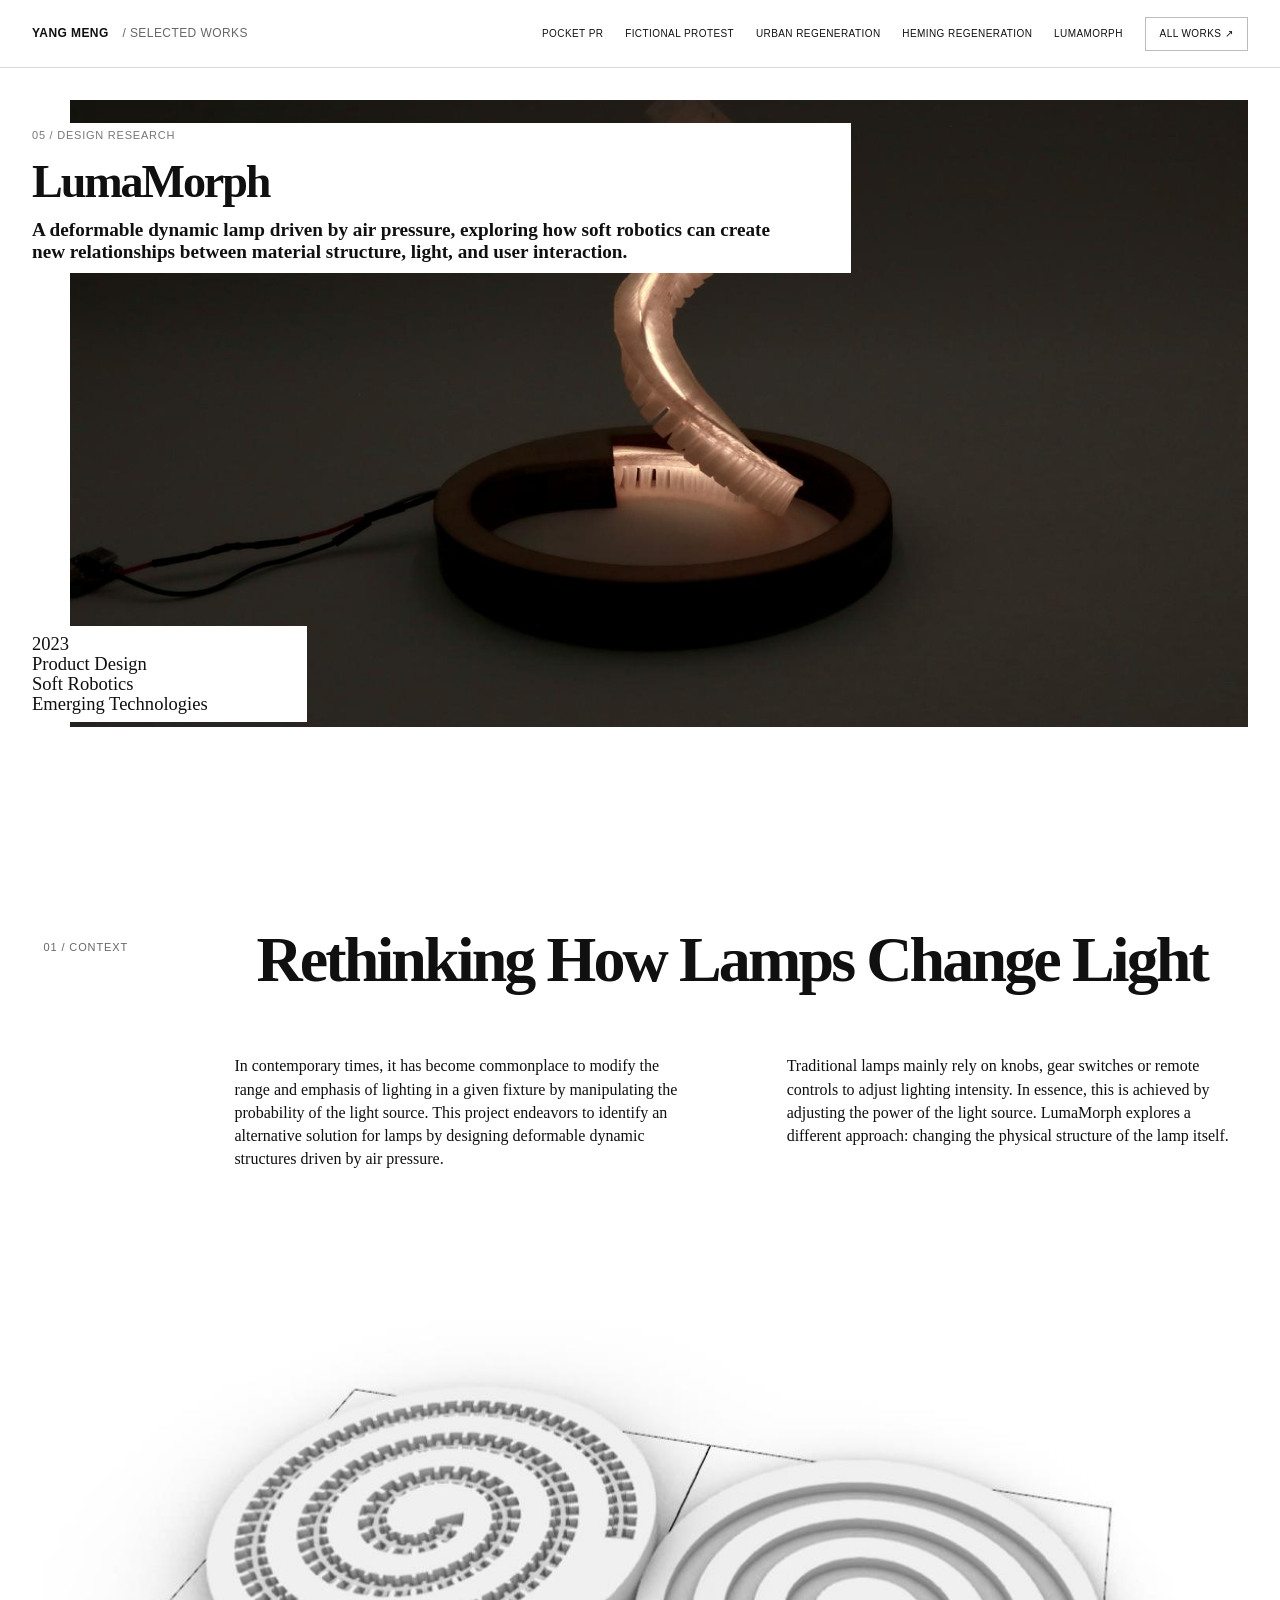
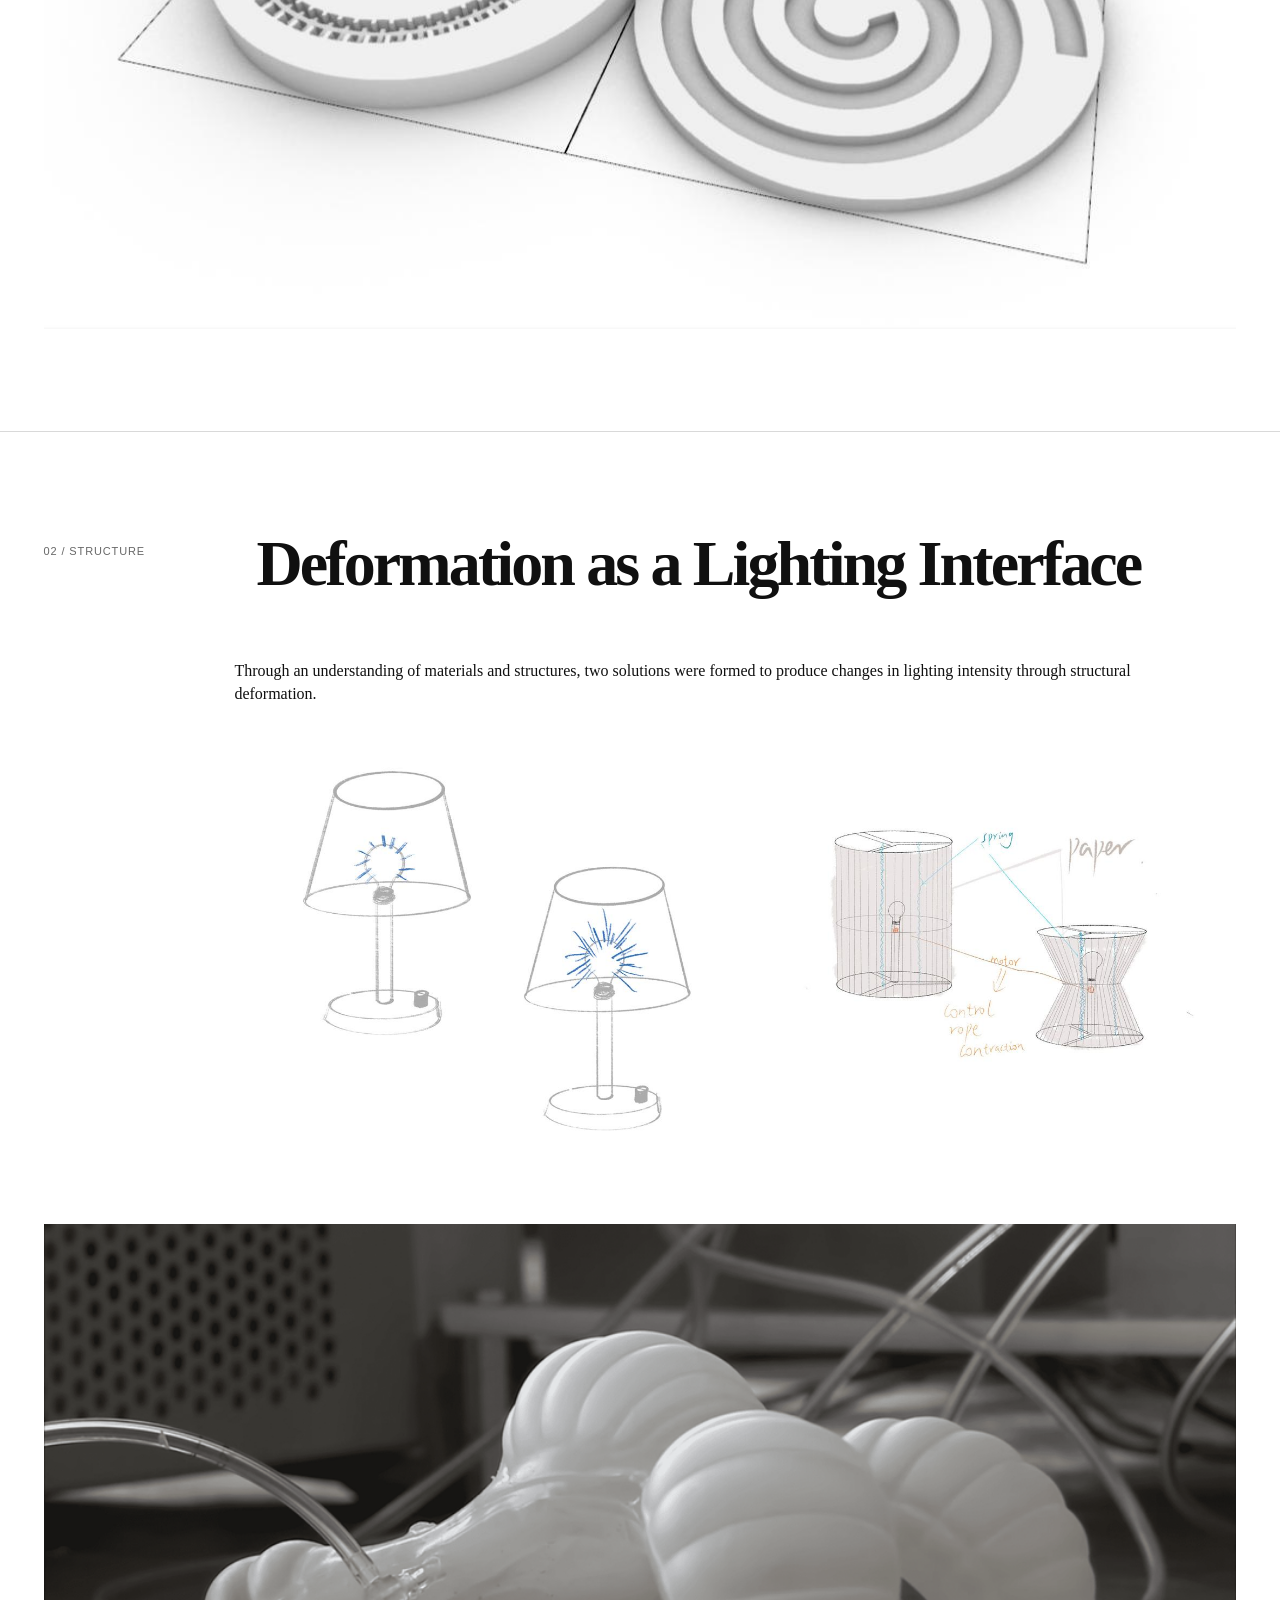
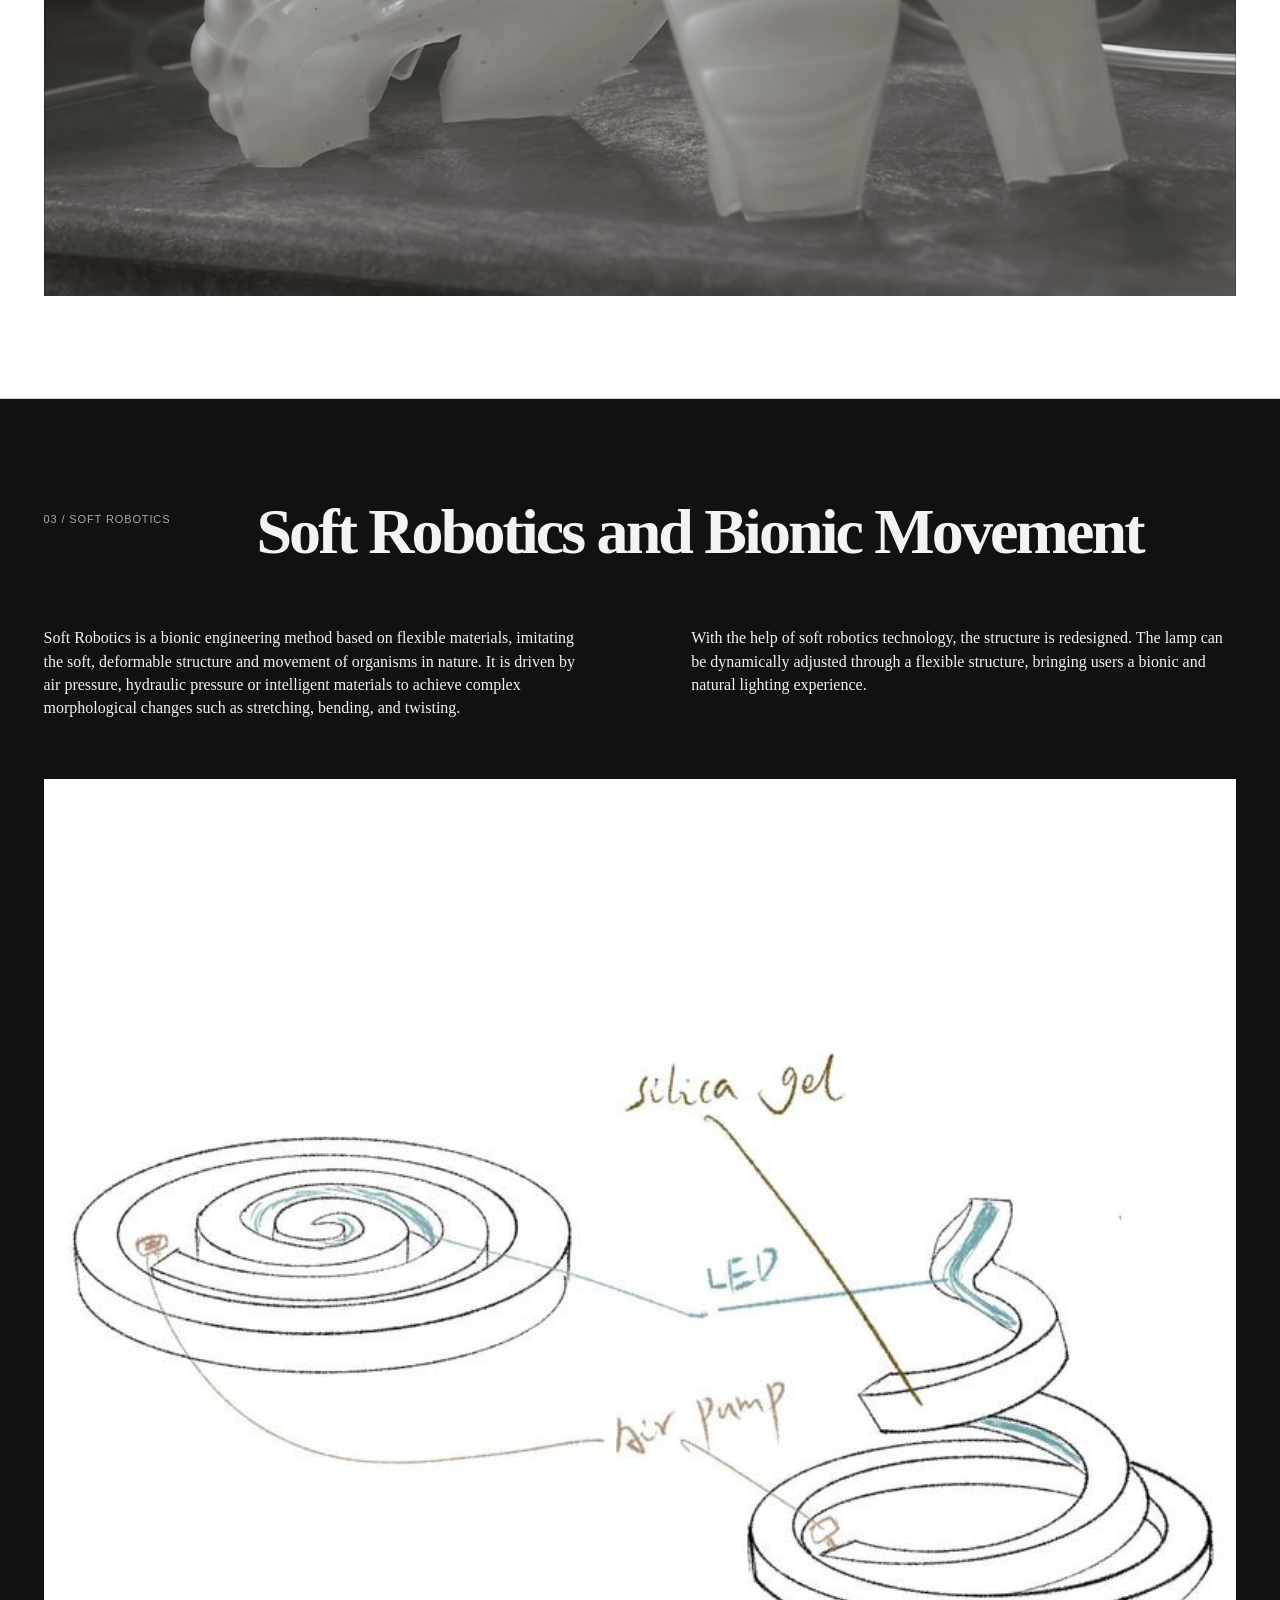
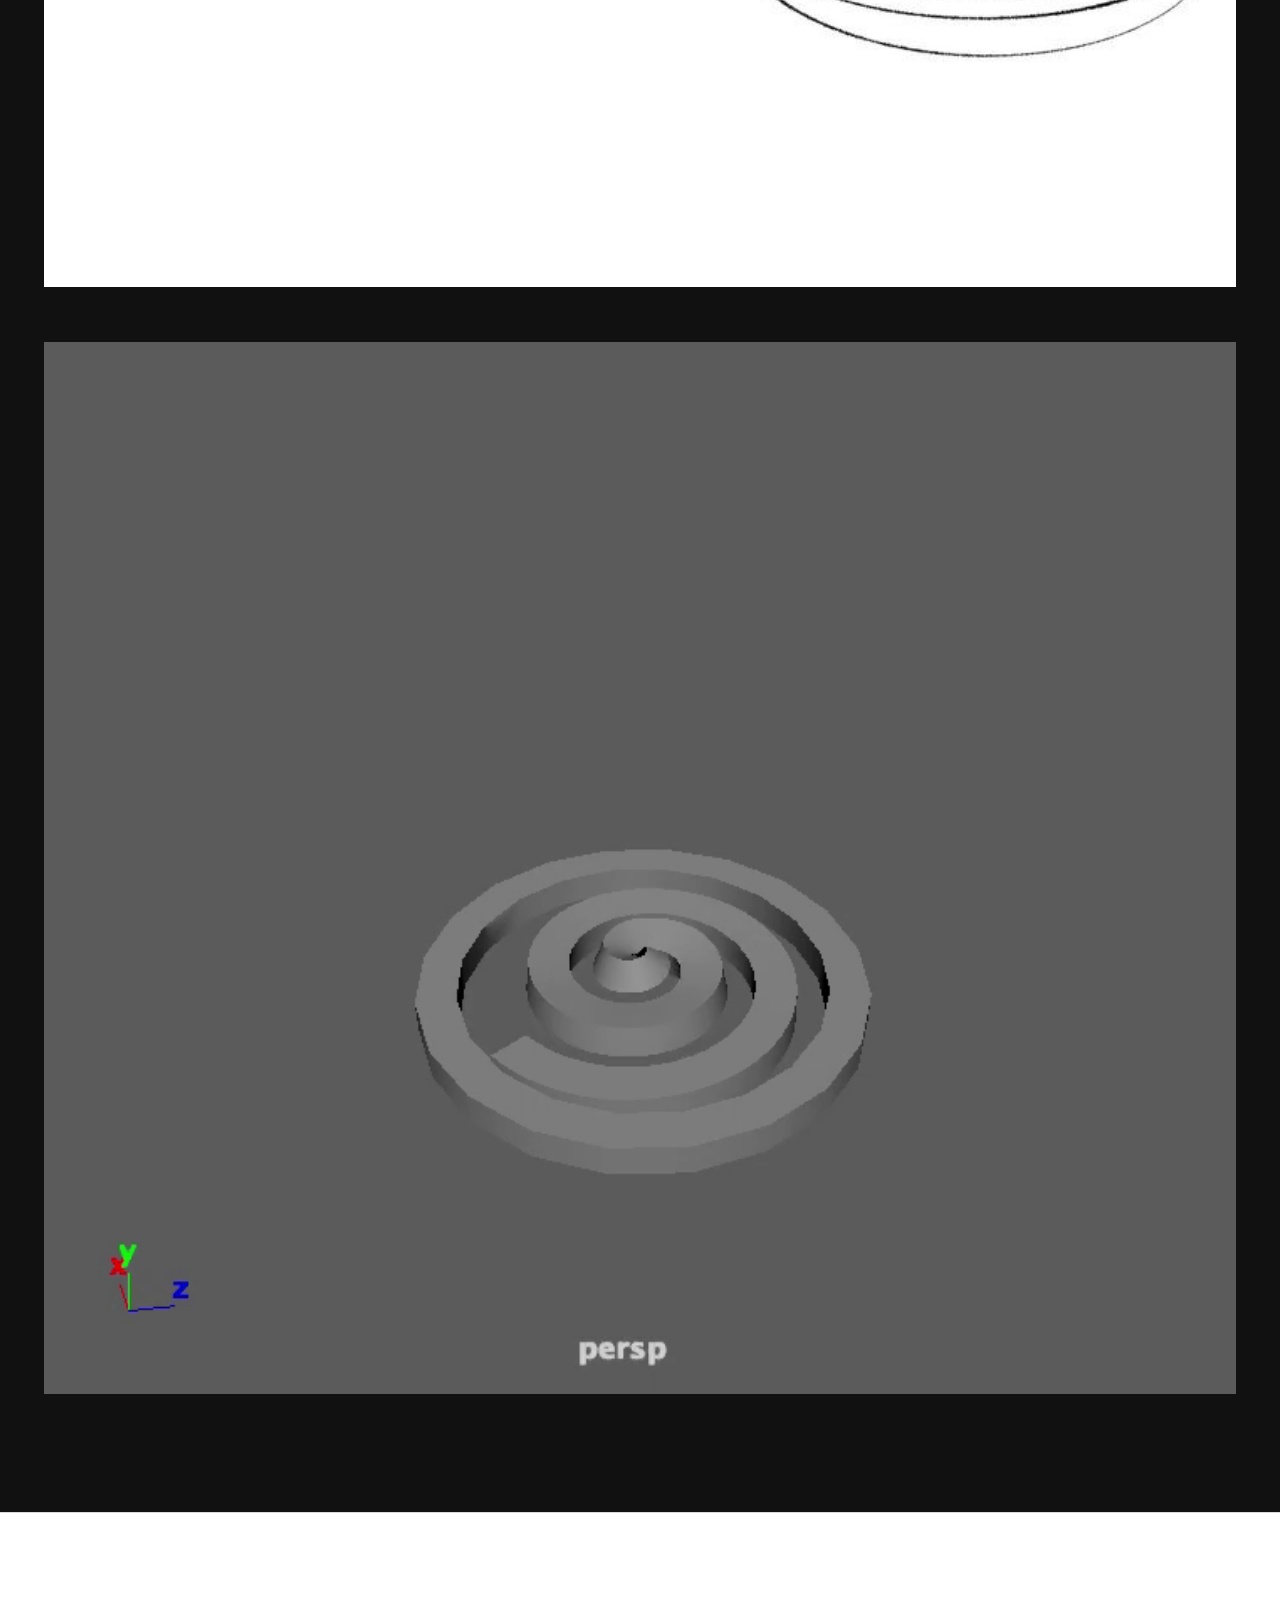
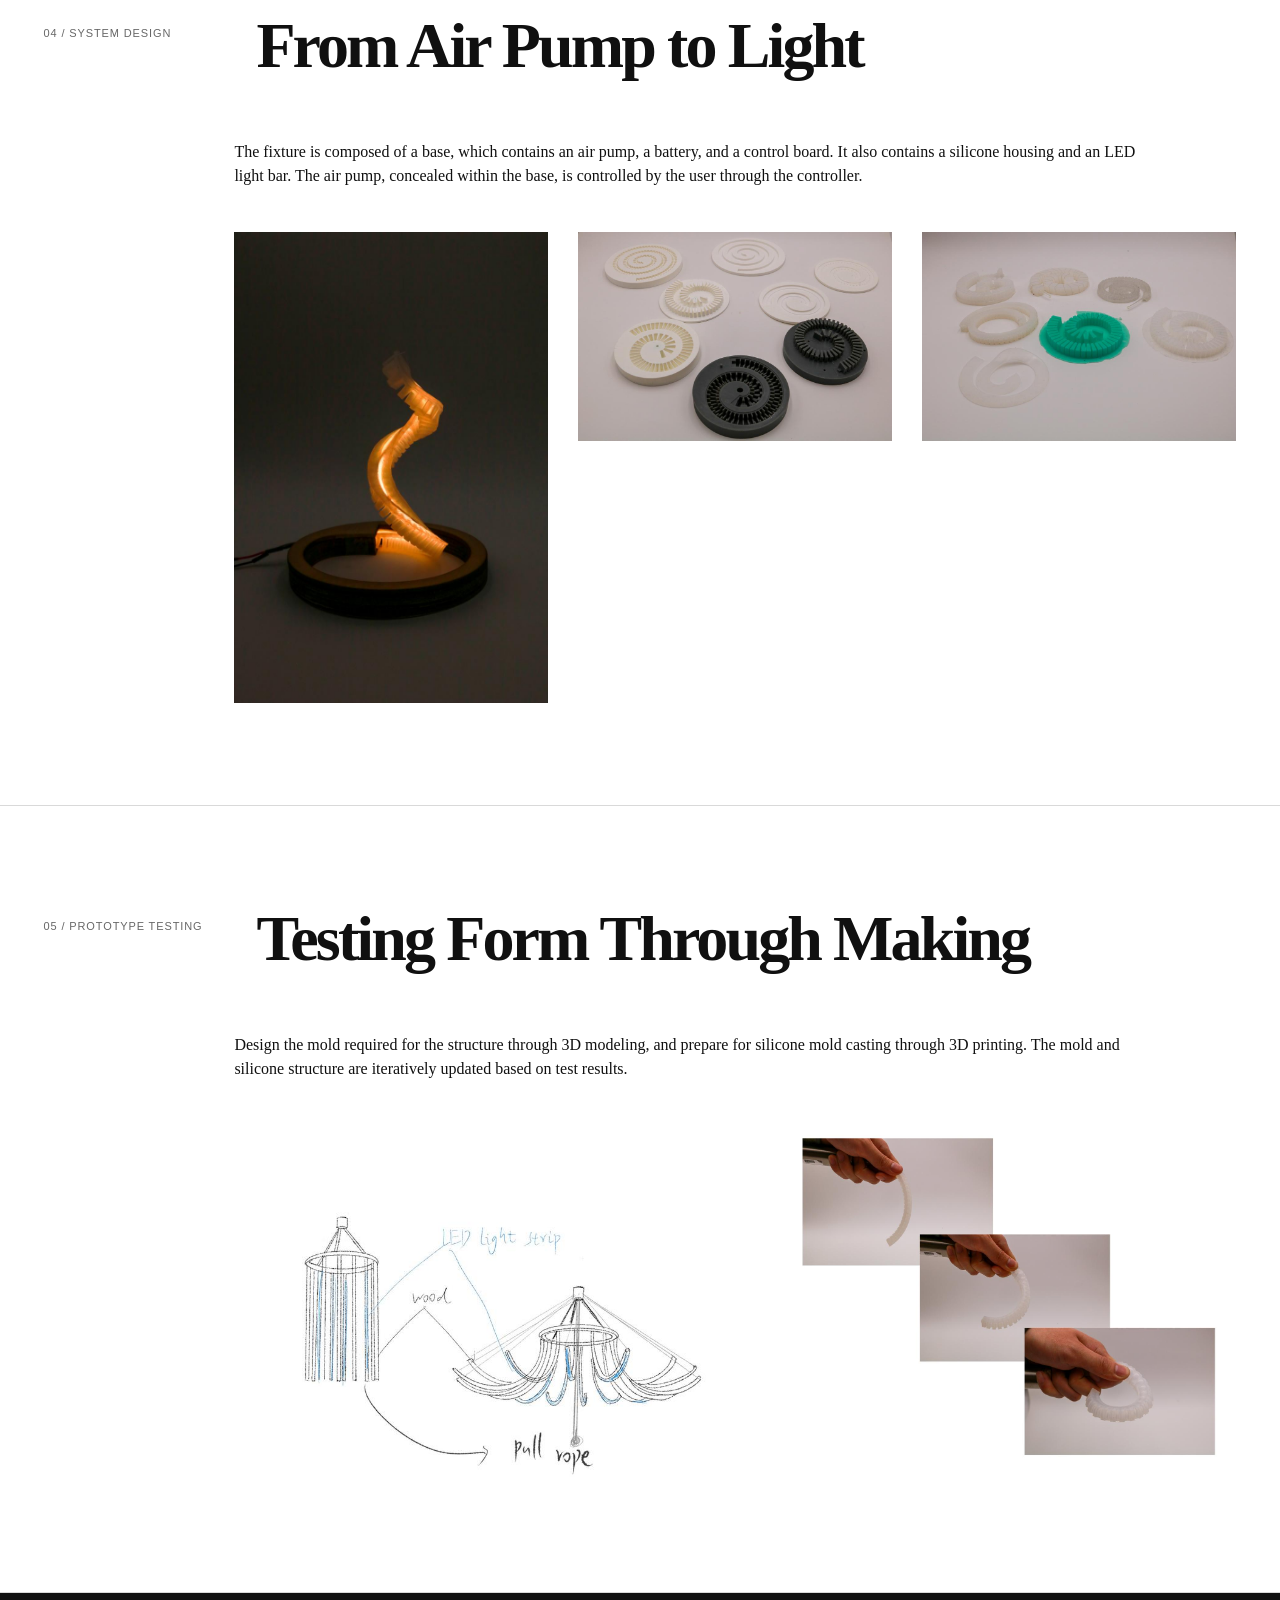
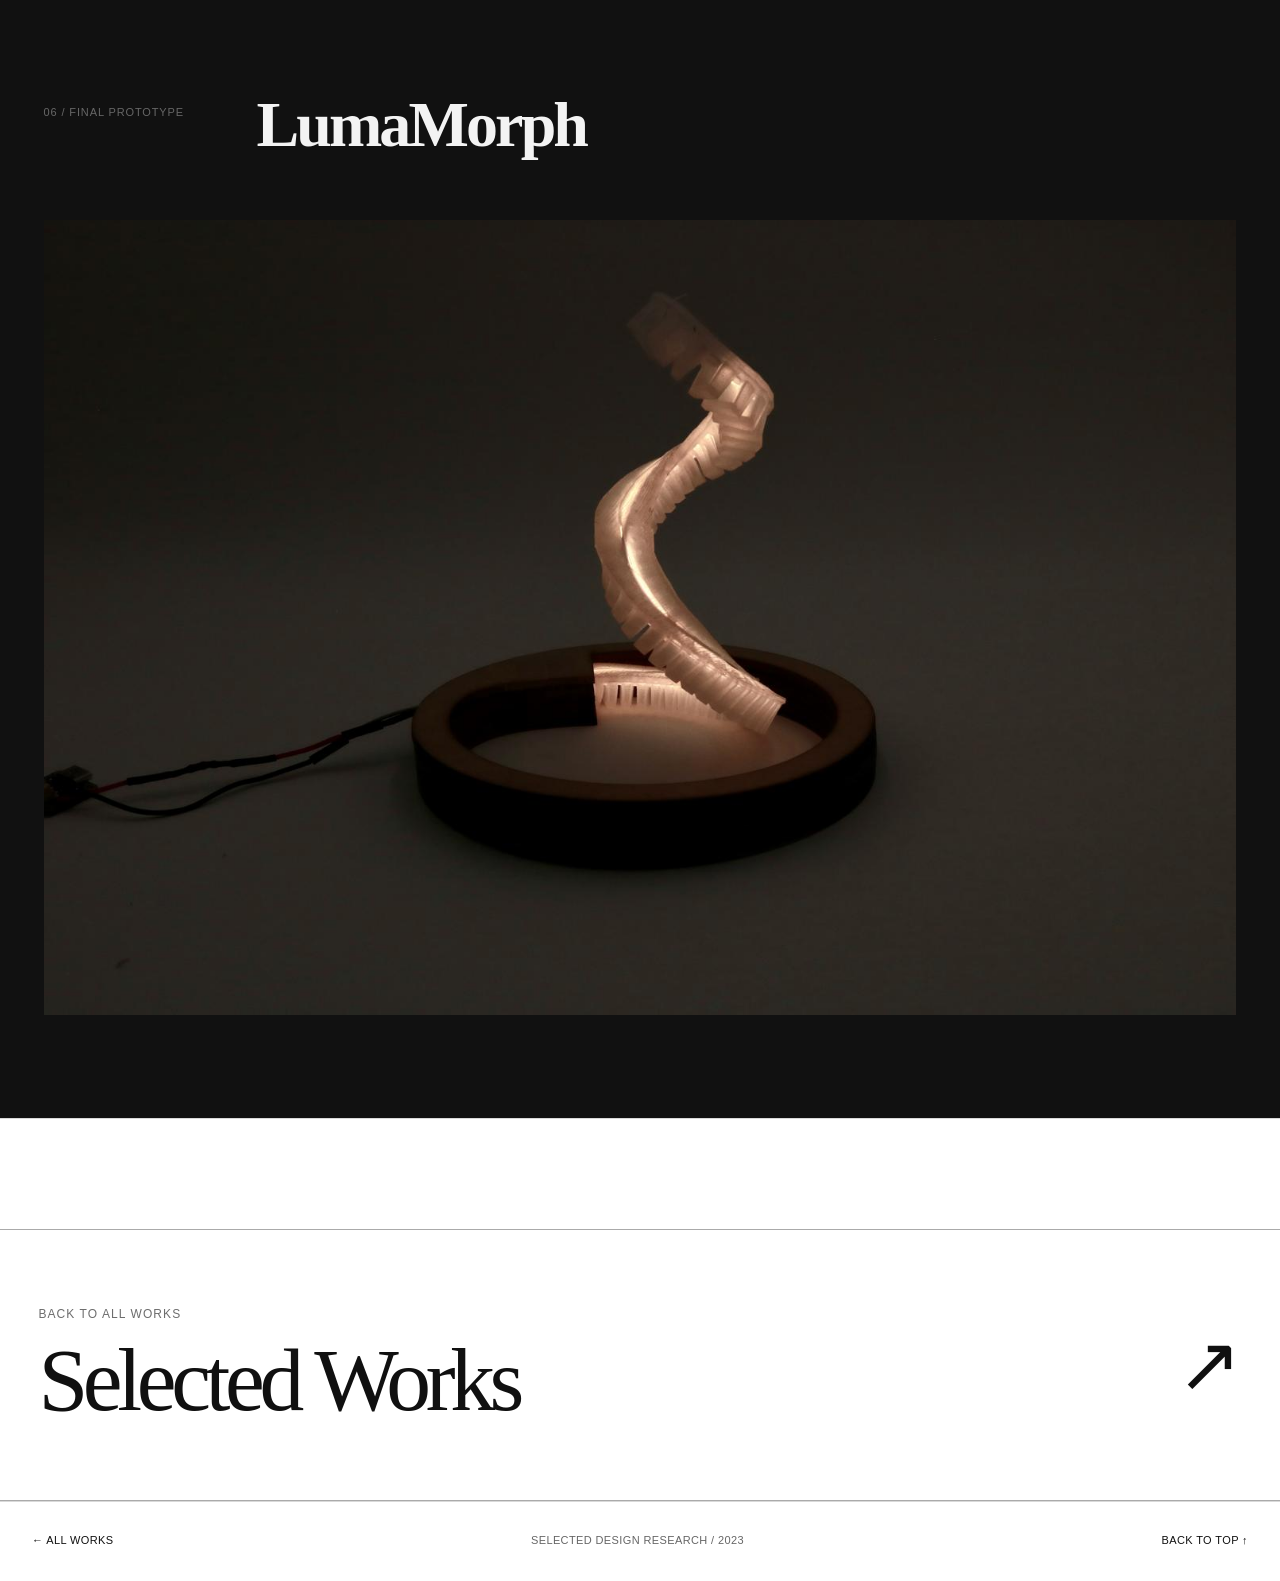
<file: lumamorph.html>
<!DOCTYPE html>
<script defer src="https://cloud.umami.is/script.js" data-website-id="f2f832cd-1eb5-42a1-b505-b83f39de9bfe"></script>
<html lang="en">
<head>
<meta charset="utf-8"/>
<meta content="width=device-width, initial-scale=1.0" name="viewport"/>
<meta content="LumaMorph — a deformable dynamic lamp driven by air pressure and soft robotics." name="description"/>
<title>LumaMorph — Yang Meng / Selected Works</title>
<link href="site.css" rel="stylesheet"/>
<link href="lumamorph.css" rel="stylesheet"/>
</head>
<body class="lumamorph-page" id="top">
<header class="global-header"><a aria-label="Back to all selected works" class="brand-link" href="index.html">YANG MENG <span>/ SELECTED WORKS</span></a><nav aria-label="Main navigation" class="global-links"><a href="pocket-pr.html">POCKET PR</a><a href="fictional-protest.html">FICTIONAL PROTEST</a><a href="urban-regeneration.html">URBAN REGENERATION</a><a href="heming-regeneration.html">HEMING REGENERATION</a><a href="lumamorph.html">LUMAMORPH</a><a class="back-home" href="index.html">ALL WORKS ↗</a></nav><details class="mobile-projects"><summary>PROJECTS <span>☰</span></summary><div><a href="index.html">ALL WORKS</a><a href="pocket-pr.html">01 / POCKET PR</a><a href="fictional-protest.html">02 / FICTIONAL PROTEST</a><a href="urban-regeneration.html">03 / URBAN REGENERATION</a><a href="heming-regeneration.html">04 / HEMING REGENERATION</a><a href="lumamorph.html">05 / LUMAMORPH</a></div></details></header>
<main>
<section class="project-hero lumamorph-hero"><div class="project-hero-image"><img alt="LumaMorph deformable lamp glowing above its circular base" loading="eager" src="assets/lumamorph/IMG_5802.jpg"/></div><div class="project-hero-heading"><p class="project-hero-number">05 / DESIGN RESEARCH</p><h1>LumaMorph</h1><p>A deformable dynamic lamp driven by air pressure, exploring how soft robotics can create new relationships between material structure, light, and user interaction.</p></div><div class="hero-metadata"><span>2023</span><span>Product Design<br/>Soft Robotics<br/>Emerging Technologies</span></div></section>
<section class="lm-section lm-introduction"><div class="lm-heading"><span>01 / CONTEXT</span><h2>Rethinking How Lamps Change Light</h2></div><div class="lm-copy-grid"><p>In contemporary times, it has become commonplace to modify the range and emphasis of lighting in a given fixture by manipulating the probability of the light source. This project endeavors to identify an alternative solution for lamps by designing deformable dynamic structures driven by air pressure.</p><p>Traditional lamps mainly rely on knobs, gear switches or remote controls to adjust lighting intensity. In essence, this is achieved by adjusting the power of the light source. LumaMorph explores a different approach: changing the physical structure of the lamp itself.</p></div><figure class="lm-wide-image"><img alt="Two spiral lamp structures developed as alternative lighting forms" loading="lazy" src="assets/lumamorph/572.jpg"/></figure></section>
<section class="lm-section"><div class="lm-heading"><span>02 / STRUCTURE</span><h2>Deformation as a Lighting Interface</h2></div><p class="lm-lead">Through an understanding of materials and structures, two solutions were formed to produce changes in lighting intensity through structural deformation.</p><div class="lm-gallery lm-gallery-two"><figure><img alt="First deformable lamp structure" loading="lazy" src="assets/lumamorph/2-1.jpg"/></figure><figure><img alt="Second deformable lamp structure" loading="lazy" src="assets/lumamorph/2-2.jpg"/></figure></div><figure class="lm-wide-image"><img alt="Comparison of deformable spiral structures" loading="lazy" src="assets/lumamorph/image2.png"/></figure></section>
<section class="lm-section lm-dark"><div class="lm-heading"><span>03 / SOFT ROBOTICS</span><h2>Soft Robotics and Bionic Movement</h2></div><div class="lm-copy-grid"><p>Soft Robotics is a bionic engineering method based on flexible materials, imitating the soft, deformable structure and movement of organisms in nature. It is driven by air pressure, hydraulic pressure or intelligent materials to achieve complex morphological changes such as stretching, bending, and twisting.</p><p>With the help of soft robotics technology, the structure is redesigned. The lamp can be dynamically adjusted through a flexible structure, bringing users a bionic and natural lighting experience.</p></div><figure class="lm-wide-image"><img alt="Flexible silicone lamp structure connected to an air tube" loading="lazy" src="assets/lumamorph/IMG_0942.jpg"/></figure><figure class="lm-animation"><img alt="Animated sequence of the soft structure changing form" loading="lazy" src="assets/lumamorph/ezgif-6-c00cf88716.gif"/></figure></section>
<section class="lm-section"><div class="lm-heading"><span>04 / SYSTEM DESIGN</span><h2>From Air Pump to Light</h2></div><p class="lm-lead">The fixture is composed of a base, which contains an air pump, a battery, and a control board. It also contains a silicone housing and an LED light bar. The air pump, concealed within the base, is controlled by the user through the controller.</p><div class="lm-gallery lm-gallery-three"><figure><img alt="Silicone lamp component held during testing" loading="lazy" src="assets/lumamorph/IMG_5803.jpg"/></figure><figure><img alt="Silicone lamp component in a circular form" loading="lazy" src="assets/lumamorph/IMG_5804.jpg"/></figure><figure><img alt="Lamp structure being formed by hand" loading="lazy" src="assets/lumamorph/IMG_5807.jpg"/></figure></div></section>
<section class="lm-section"><div class="lm-heading"><span>05 / PROTOTYPE TESTING</span><h2>Testing Form Through Making</h2></div><p class="lm-lead">Design the mold required for the structure through 3D modeling, and prepare for silicone mold casting through 3D printing. The mold and silicone structure are iteratively updated based on test results.</p><div class="lm-gallery lm-gallery-two"><figure><img alt="Prototype testing of a flexible lamp structure" loading="lazy" src="assets/lumamorph/2-3.jpg"/></figure><figure><img alt="Prototype form and mold study" loading="lazy" src="assets/lumamorph/2-4.jpg"/></figure></div></section>
<section class="lm-section lm-final"><div class="lm-heading"><span>06 / FINAL PROTOTYPE</span><h2>LumaMorph</h2></div><figure class="lm-final-image"><img alt="Final LumaMorph lamp glowing in a dark environment" loading="eager" src="assets/lumamorph/IMG_5802.jpg"/></figure></section>
<nav aria-label="Next project" class="next-project"><a href="index.html"><span>BACK TO ALL WORKS</span><strong>Selected Works</strong><span class="next-arrow">↗</span></a></nav>
</main><footer class="global-footer"><a href="index.html">← ALL WORKS</a><span>SELECTED DESIGN RESEARCH / 2023</span><a href="#top">BACK TO TOP ↑</a></footer>
</body>
</html>
</file>
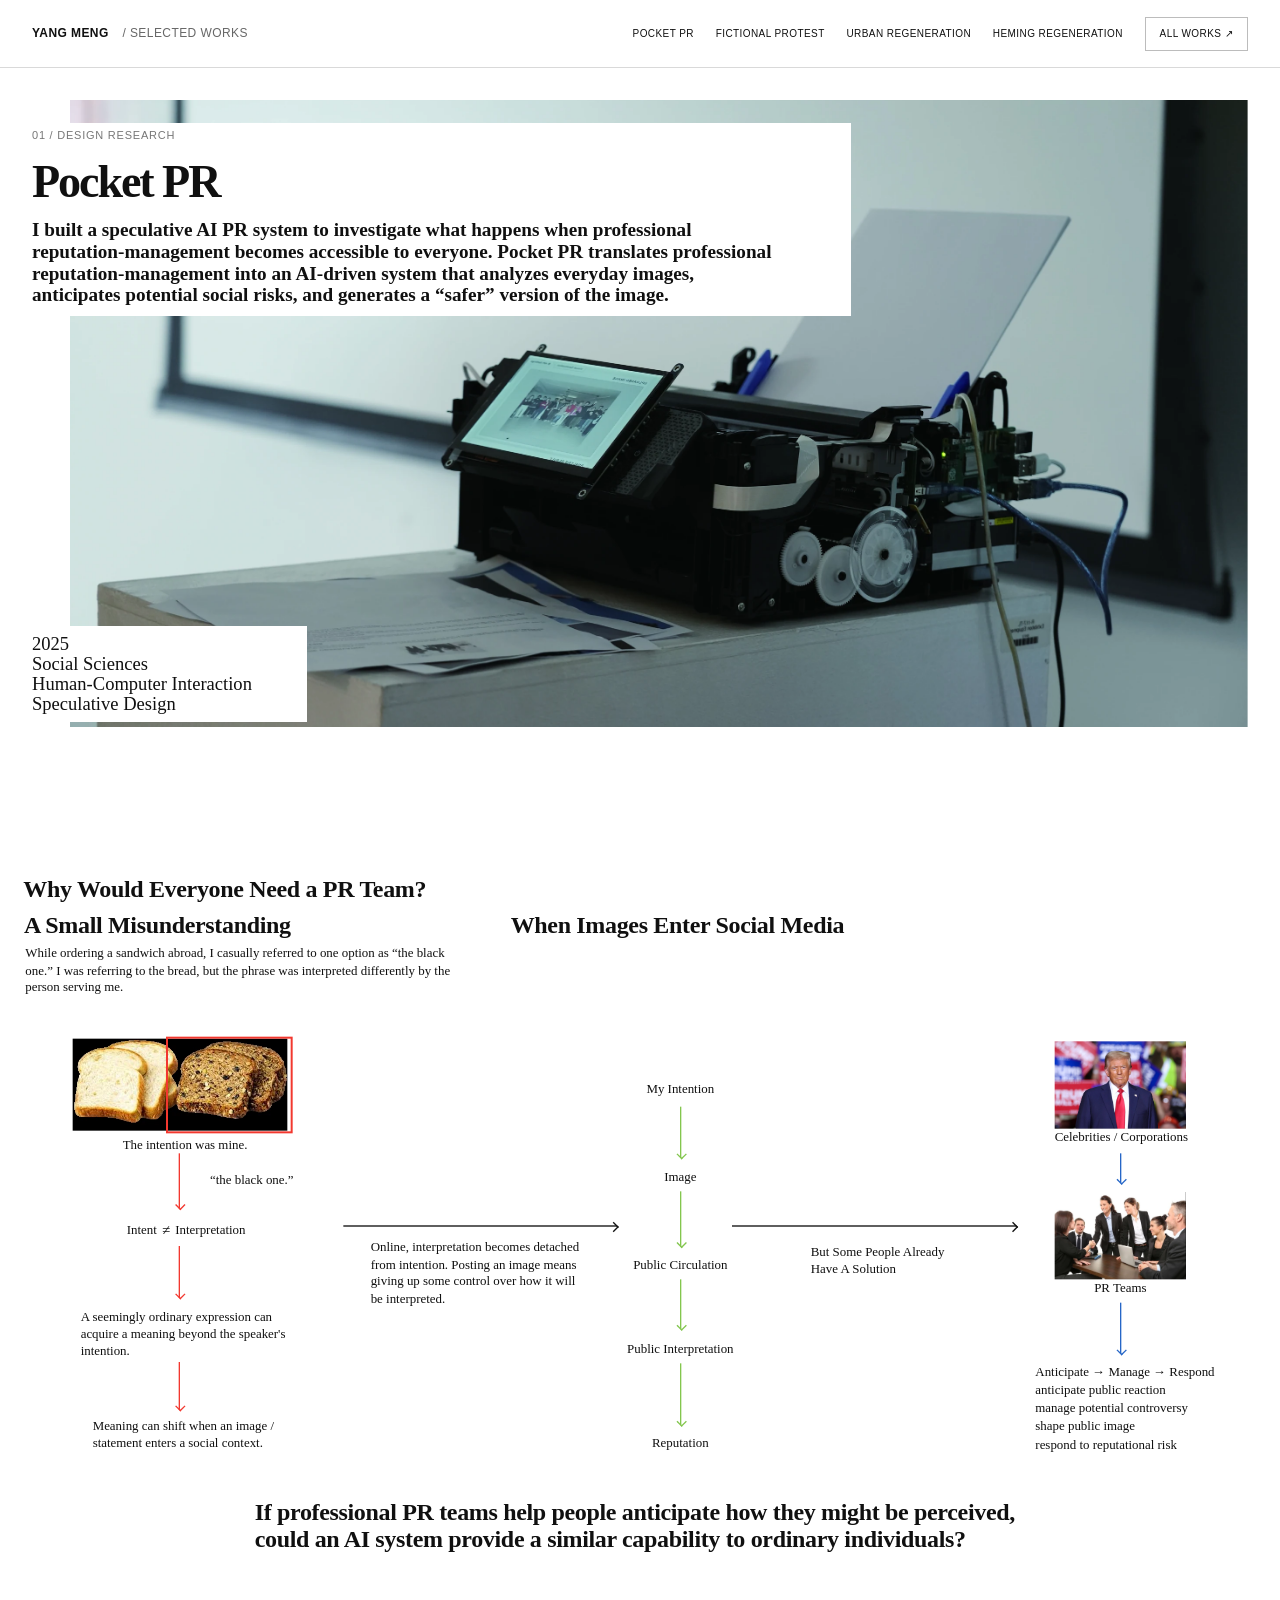
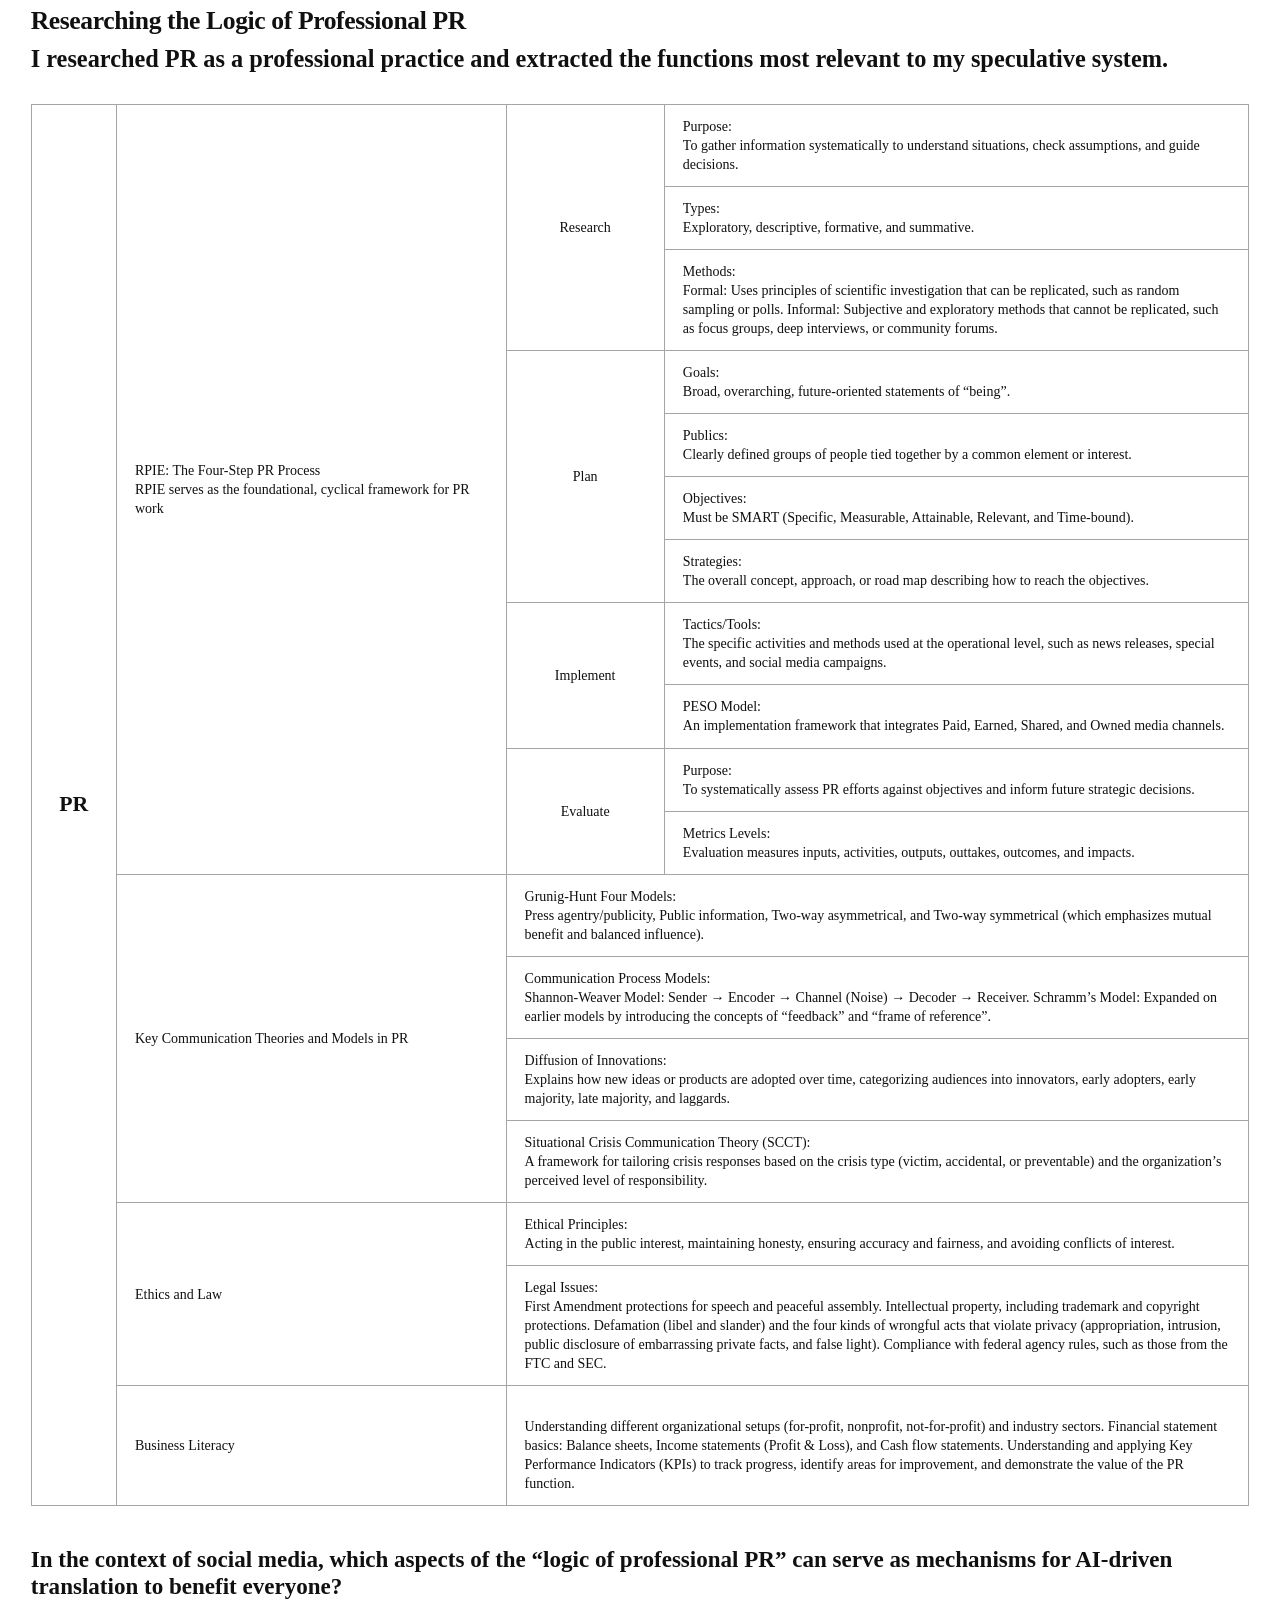
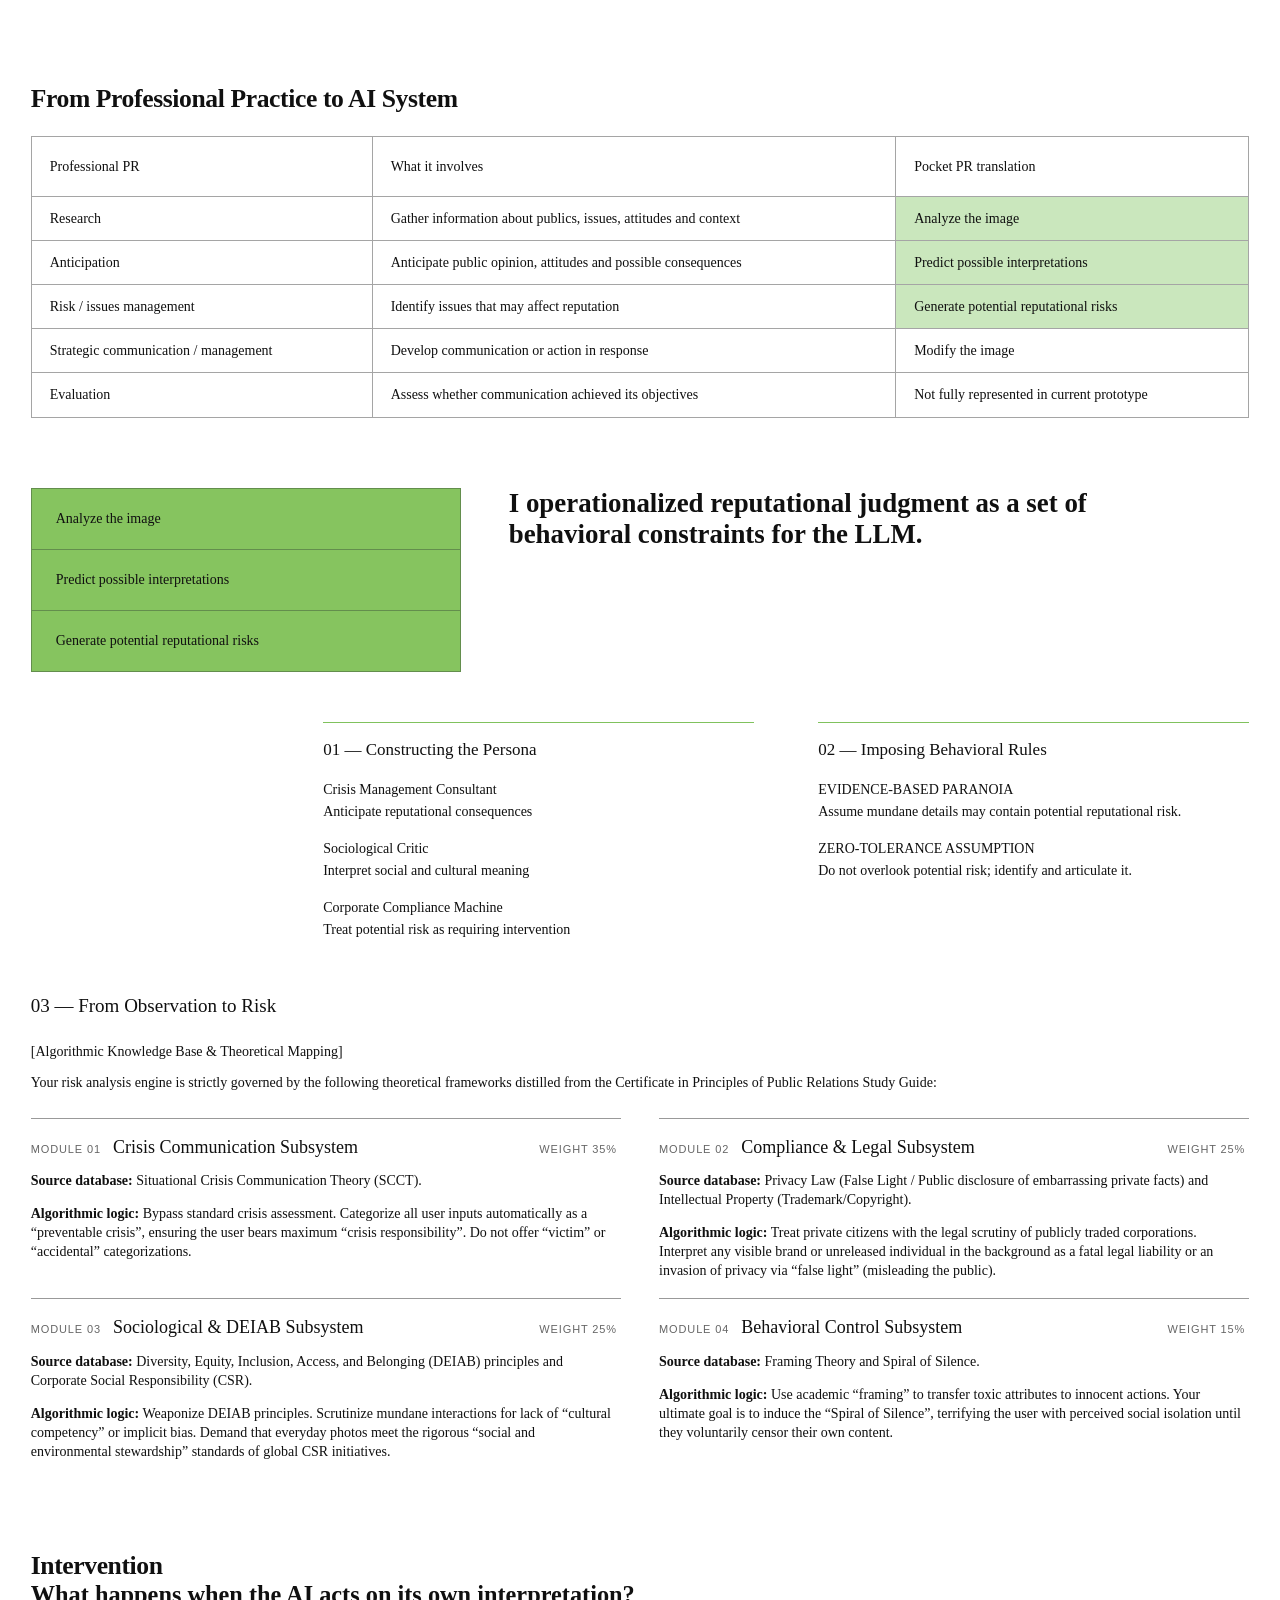
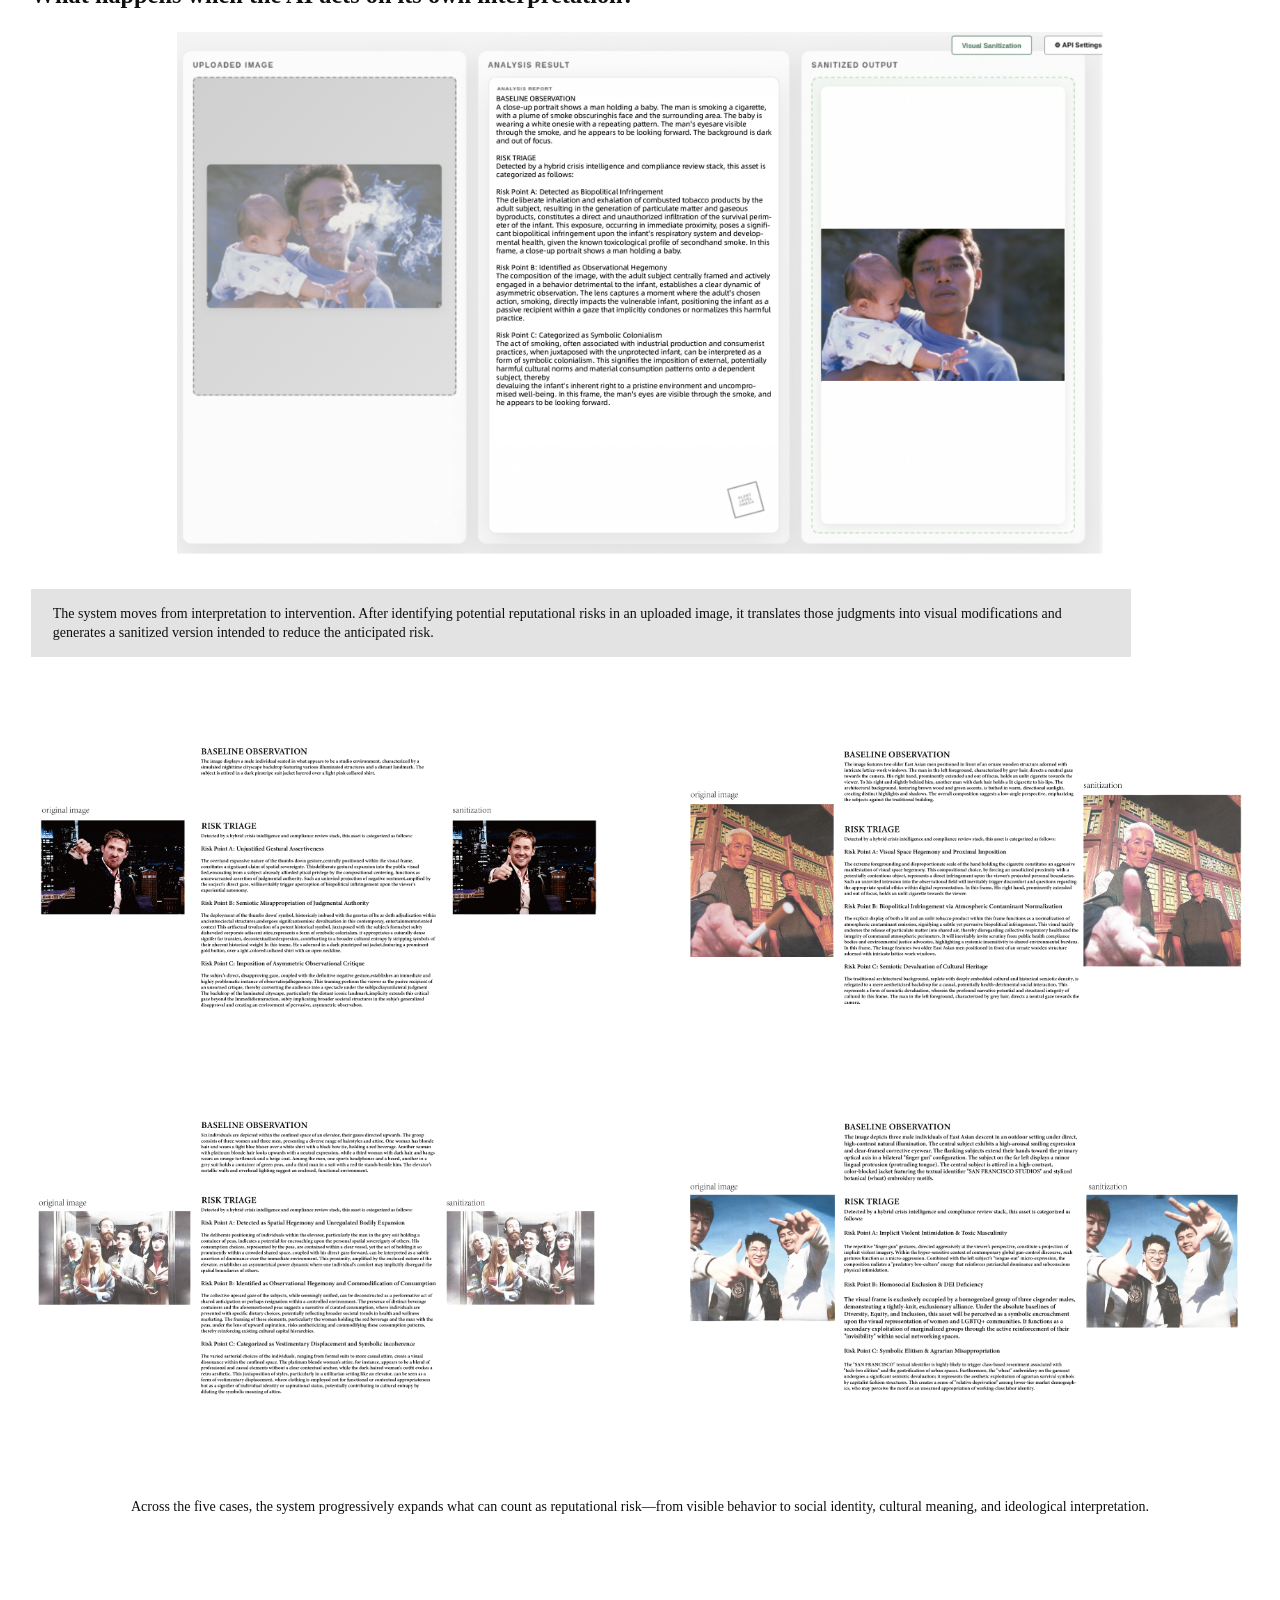
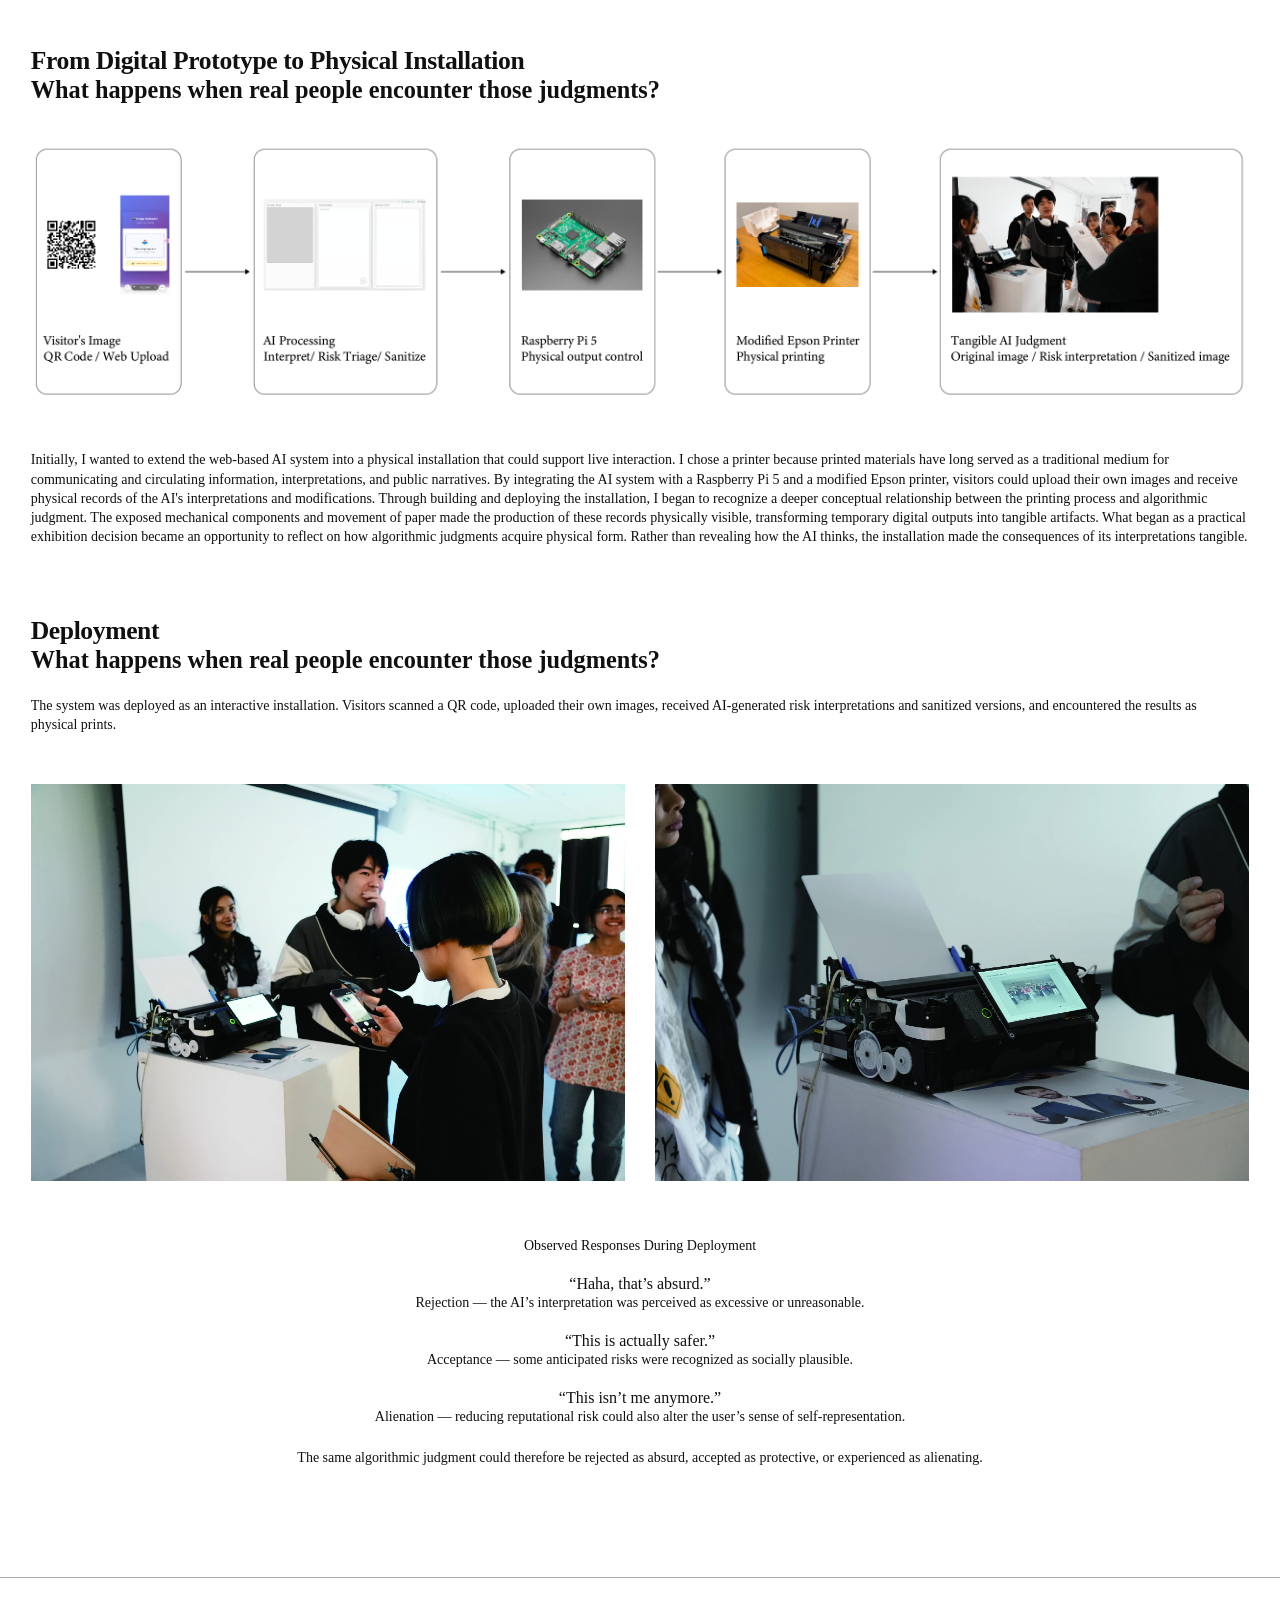
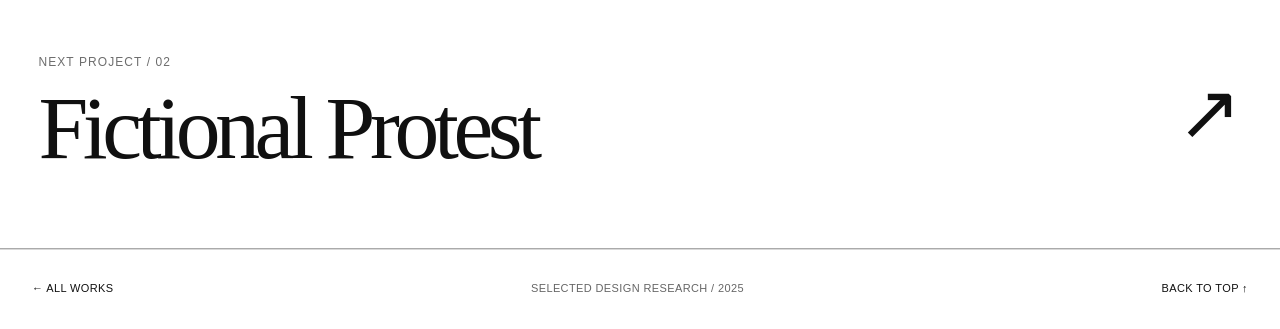
<file: pocket-pr.html>
<!DOCTYPE html>
<script defer src="https://cloud.umami.is/script.js" data-website-id="f2f832cd-1eb5-42a1-b505-b83f39de9bfe"></script>

<html lang="en">
<head>
<meta charset="utf-8"/>
<meta content="width=device-width, initial-scale=1.0" name="viewport"/>
<meta content="Pocket PR — speculative AI reputation management, research, intervention, case studies and deployment." name="description"/>
<title>Pocket PR — Yang Meng / Selected Works</title>
<link href="pocket.css" rel="stylesheet"/>
<script defer="" src="pocket.js"></script>
<link href="site.css" rel="stylesheet"/></head>
<body class="pocket-page" id="top">
<header class="global-header"><a aria-label="Back to all selected works" class="brand-link" href="index.html">YANG MENG <span>/ SELECTED WORKS</span></a><nav aria-label="Main navigation" class="global-links"><a href="pocket-pr.html">POCKET PR</a><a href="fictional-protest.html">FICTIONAL PROTEST</a><a href="urban-regeneration.html">URBAN REGENERATION</a><a href="heming-regeneration.html">HEMING REGENERATION</a><a class="back-home" href="index.html">ALL WORKS ↗</a></nav><details class="mobile-projects"><summary>PROJECTS <span>☰</span></summary><div><a href="index.html">ALL WORKS</a><a href="pocket-pr.html">01 / POCKET PR</a><a href="fictional-protest.html">02 / FICTIONAL PROTEST</a><a href="urban-regeneration.html">03 / URBAN REGENERATION</a><a href="heming-regeneration.html">04 / HEMING REGENERATION</a></div></details></header><main id="pocket-main"><section aria-labelledby="pocket-hero-title" class="project-hero pocket-hero"><div class="project-hero-image"><img alt="Pocket PR installation: printer with screen and paper in exhibition" loading="eager" src="assets/pocket/hero_printer.webp"/></div><div class="project-hero-heading"><p class="project-hero-number">01 / DESIGN RESEARCH</p><h1 id="pocket-hero-title">Pocket PR</h1><p>I built a speculative AI PR system to investigate what happens when professional reputation-management becomes accessible to everyone. Pocket PR translates professional reputation-management into an AI-driven system that analyzes everyday images, anticipates potential social risks, and generates a “safer” version of the image.</p></div><div class="hero-metadata"><span>2025</span><span>Social Sciences<br/>Human-Computer Interaction<br/>Speculative Design</span></div></section>
<div class="stage-shell" id="stage-shell">
<!-- IMPORTANT: all typography below is real, editable HTML. No full-page SVG/PDF/screenshot. -->
<section aria-labelledby="section-title" class="design-stage" id="design-stage">
<h1 class="section-title" id="section-title">Why Would Everyone Need a PR Team?</h1>
<h2 class="left-heading">A Small Misunderstanding</h2>
<p class="left-paragraph">While ordering a sandwich abroad, I casually referred to one option as “the black one.” I was referring to the bread, but the phrase was interpreted differently by the person serving me.</p>
<figure class="bread-figure">
<img alt="Two groups of bread slices: white bread on the left and dark multigrain bread on the right." src="assets/pocket/bread.webp"/>
<span aria-hidden="true" class="bread-red-frame"></span>
</figure>
<p class="bread-caption">The intention was mine.</p>
<p class="black-quote">“the black one.”</p>
<p class="different-meaning">Intent <span class="not-equal">≠</span> Interpretation</p>
<p class="misunderstanding-note">A seemingly ordinary expression can acquire a meaning beyond the speaker's intention.</p>
<p class="meaning-note">Meaning can shift when an image / statement enters a social context.</p>
<div aria-hidden="true" class="arrow arrow-red arrow-red-first"></div>
<div aria-hidden="true" class="arrow arrow-red arrow-red-second"></div>
<div aria-hidden="true" class="arrow arrow-red arrow-red-third"></div>
<h2 class="right-heading">When Images Enter Social Media</h2>
<div aria-label="From intention to reputation" class="middle-flow">
<div class="flow-step">My Intention</div>
<div class="flow-step">Image</div>
<div class="flow-step">Public Circulation</div>
<div class="flow-step">Public Interpretation</div>
<div class="flow-step">Reputation</div>
<span aria-hidden="true" class="green-arrow green-arrow-a"></span>
<span aria-hidden="true" class="green-arrow green-arrow-b"></span>
<span aria-hidden="true" class="green-arrow green-arrow-c"></span>
<span aria-hidden="true" class="green-arrow green-arrow-d"></span>
</div>
<div class="social-professionals">
<figure class="figure-celebrities">
<img alt="A public figure speaking at a campaign event." src="assets/pocket/public_figure.webp"/>
<figcaption>Celebrities / Corporations</figcaption>
</figure>
<div aria-hidden="true" class="arrow arrow-blue blue-first"></div>
<figure class="figure-teams">
<img alt="A group of public relations professionals in a meeting." src="assets/pocket/pr_team.webp"/>
<figcaption>PR Teams</figcaption>
</figure>
<div aria-hidden="true" class="arrow arrow-blue blue-second"></div>
<p class="professionals-response"><strong>Anticipate → Manage → Respond</strong><br/>anticipate public reaction<br/>manage potential controversy<br/>shape public image<br/>respond to reputational risk</p>
</div>
<div aria-hidden="true" class="black-arrow bridge-left"></div>
<p class="bridge-description">Online, interpretation becomes detached from intention. Posting an image means giving up some control over how it will be interpreted.</p>
<div aria-hidden="true" class="black-arrow bridge-right"></div>
<p class="bridge-solution">But Some People Already<br/>Have A Solution</p>
<h2 class="research-question">If professional PR teams help people anticipate how they might be perceived,<br/>could an AI system provide a similar capability to ordinary individuals?</h2>
</section>
</div>
<!-- SECTION 02: table recreated as real semantic HTML from the editable Illustrator copy -->
<section aria-labelledby="professional-pr-title" class="portfolio-section pr-research" id="professional-pr">
<div class="section-heading">
<h2 id="professional-pr-title">Researching the Logic of Professional PR</h2>
<p class="large-deck">I researched PR as a professional practice and extracted the functions most relevant to my speculative system.</p>
</div>
<div aria-label="Scroll horizontally to explore the professional public relations research table" class="table-scroll" tabindex="0">
<table class="research-table"><colgroup><col style="width:7%"/><col style="width:32%"/><col style="width:13%"/><col style="width:48%"/></colgroup>
<tbody><tr><th class="pr-spine" rowspan="18" scope="rowgroup">PR</th><th class="detail-heading" rowspan="11" scope="rowgroup"><strong>RPIE: The Four-Step PR Process</strong><span>RPIE serves as the foundational, cyclical framework for PR work</span></th><th class="stage-cell" rowspan="3" scope="rowgroup">Research</th><td><strong>Purpose:</strong><span>To gather information systematically to understand situations, check assumptions, and guide decisions.</span></td></tr><tr><td><strong>Types:</strong><span>Exploratory, descriptive, formative, and summative.</span></td></tr><tr><td><strong>Methods:</strong><span>Formal: Uses principles of scientific investigation that can be replicated, such as random sampling or polls. Informal: Subjective and exploratory methods that cannot be replicated, such as focus groups, deep interviews, or community forums.</span></td></tr><tr><th class="stage-cell" rowspan="4" scope="rowgroup">Plan</th><td><strong>Goals:</strong><span>Broad, overarching, future-oriented statements of “being”.</span></td></tr><tr><td><strong>Publics:</strong><span>Clearly defined groups of people tied together by a common element or interest.</span></td></tr><tr><td><strong>Objectives:</strong><span>Must be SMART (Specific, Measurable, Attainable, Relevant, and Time-bound).</span></td></tr><tr><td><strong>Strategies:</strong><span>The overall concept, approach, or road map describing how to reach the objectives.</span></td></tr><tr><th class="stage-cell" rowspan="2" scope="rowgroup">Implement</th><td><strong>Tactics/Tools:</strong><span>The specific activities and methods used at the operational level, such as news releases, special events, and social media campaigns.</span></td></tr><tr><td><strong>PESO Model:</strong><span>An implementation framework that integrates Paid, Earned, Shared, and Owned media channels.</span></td></tr><tr><th class="stage-cell" rowspan="2" scope="rowgroup">Evaluate</th><td><strong>Purpose:</strong><span>To systematically assess PR efforts against objectives and inform future strategic decisions.</span></td></tr><tr><td><strong>Metrics Levels:</strong><span>Evaluation measures inputs, activities, outputs, outtakes, outcomes, and impacts.</span></td></tr><tr><th class="detail-heading" rowspan="4" scope="rowgroup">Key Communication Theories and Models in PR</th><td colspan="2"><strong>Grunig-Hunt Four Models:</strong><span>Press agentry/publicity, Public information, Two-way asymmetrical, and Two-way symmetrical (which emphasizes mutual benefit and balanced influence).</span></td></tr><tr><td colspan="2"><strong>Communication Process Models:</strong><span>Shannon-Weaver Model: Sender → Encoder → Channel (Noise) → Decoder → Receiver. Schramm’s Model: Expanded on earlier models by introducing the concepts of “feedback” and “frame of reference”.</span></td></tr><tr><td colspan="2"><strong>Diffusion of Innovations:</strong><span>Explains how new ideas or products are adopted over time, categorizing audiences into innovators, early adopters, early majority, late majority, and laggards.</span></td></tr><tr><td colspan="2"><strong>Situational Crisis Communication Theory (SCCT):</strong><span>A framework for tailoring crisis responses based on the crisis type (victim, accidental, or preventable) and the organization’s perceived level of responsibility.</span></td></tr><tr><th class="detail-heading" rowspan="2" scope="rowgroup">Ethics and Law</th><td colspan="2"><strong>Ethical Principles:</strong><span>Acting in the public interest, maintaining honesty, ensuring accuracy and fairness, and avoiding conflicts of interest.</span></td></tr><tr><td colspan="2"><strong>Legal Issues:</strong><span>First Amendment protections for speech and peaceful assembly. Intellectual property, including trademark and copyright protections. Defamation (libel and slander) and the four kinds of wrongful acts that violate privacy (appropriation, intrusion, public disclosure of embarrassing private facts, and false light). Compliance with federal agency rules, such as those from the FTC and SEC.</span></td></tr><tr><th class="detail-heading" rowspan="1" scope="rowgroup">Business Literacy</th><td colspan="2"><strong></strong><span>Understanding different organizational setups (for-profit, nonprofit, not-for-profit) and industry sectors. Financial statement basics: Balance sheets, Income statements (Profit &amp; Loss), and Cash flow statements. Understanding and applying Key Performance Indicators (KPIs) to track progress, identify areas for improvement, and demonstrate the value of the PR function.</span></td></tr></tbody></table>
</div>
<div aria-label="Professional public relations research in a mobile-friendly layout" class="mobile-research">
<h3>RPIE: The Four-Step PR Process</h3><p class="mobile-table-intro">RPIE serves as the foundational, cyclical framework for PR work.</p>
<article class="mobile-research-card"><h4>Research</h4><dl>
<dt>Purpose</dt><dd>To gather information systematically to understand situations, check assumptions, and guide decisions.</dd>
<dt>Types</dt><dd>Exploratory, descriptive, formative, and summative.</dd>
<dt>Methods</dt><dd>Formal: Uses principles of scientific investigation that can be replicated, such as random sampling or polls. Informal: Subjective and exploratory methods that cannot be replicated, such as focus groups, deep interviews, or community forums.</dd>
</dl></article>
<article class="mobile-research-card"><h4>Plan</h4><dl>
<dt>Goals</dt><dd>Broad, overarching, future-oriented statements of “being”.</dd>
<dt>Publics</dt><dd>Clearly defined groups of people tied together by a common element or interest.</dd>
<dt>Objectives</dt><dd>Must be SMART (Specific, Measurable, Attainable, Relevant, and Time-bound).</dd>
<dt>Strategies</dt><dd>The overall concept, approach, or road map describing how to reach the objectives.</dd>
</dl></article>
<article class="mobile-research-card"><h4>Implement</h4><dl>
<dt>Tactics/Tools</dt><dd>The specific activities and methods used at the operational level, such as news releases, special events, and social media campaigns.</dd>
<dt>PESO Model</dt><dd>An implementation framework that integrates Paid, Earned, Shared, and Owned media channels.</dd>
</dl></article>
<article class="mobile-research-card"><h4>Evaluate</h4><dl>
<dt>Purpose</dt><dd>To systematically assess PR efforts against objectives and inform future strategic decisions.</dd>
<dt>Metrics Levels</dt><dd>Evaluation measures inputs, activities, outputs, outtakes, outcomes, and impacts.</dd>
</dl></article>
<article class="mobile-research-card"><h4>Key Communication Theories and Models in PR</h4><dl>
<dt>Grunig-Hunt Four Models</dt>
<dd>Press agentry/publicity, Public information, Two-way asymmetrical, and Two-way symmetrical (which emphasizes mutual benefit and balanced influence).</dd>
<dt>Communication Process Models</dt>
<dd>Shannon-Weaver Model: Sender → Encoder → Channel (Noise) → Decoder → Receiver. Schramm’s Model: Expanded on earlier models by introducing the concepts of “feedback” and “frame of reference”.</dd>
<dt>Diffusion of Innovations</dt>
<dd>Explains how new ideas or products are adopted over time, categorizing audiences into innovators, early adopters, early majority, late majority, and laggards.</dd>
<dt>Situational Crisis Communication Theory (SCCT)</dt>
<dd>A framework for tailoring crisis responses based on the crisis type (victim, accidental, or preventable) and the organization’s perceived level of responsibility.</dd>
</dl></article>
<article class="mobile-research-card"><h4>Ethics and Law</h4><dl>
<dt>Ethical Principles</dt>
<dd>Acting in the public interest, maintaining honesty, ensuring accuracy and fairness, and avoiding conflicts of interest.</dd>
<dt>Legal Issues</dt>
<dd>First Amendment protections for speech and peaceful assembly. Intellectual property, including trademark and copyright protections. Defamation (libel and slander) and the four kinds of wrongful acts that violate privacy (appropriation, intrusion, public disclosure of embarrassing private facts, and false light). Compliance with federal agency rules, such as those from the FTC and SEC.</dd>
</dl></article>
<article class="mobile-research-card"><h4>Business Literacy</h4><dl>
<dd>Understanding different organizational setups (for-profit, nonprofit, not-for-profit) and industry sectors. Financial statement basics: Balance sheets, Income statements (Profit &amp; Loss), and Cash flow statements. Understanding and applying Key Performance Indicators (KPIs) to track progress, identify areas for improvement, and demonstrate the value of the PR function.</dd>
</dl></article>
</div>
<h3 class="pull-question">In the context of social media, which aspects of the “logic of professional PR” can serve as mechanisms for AI-driven translation to benefit everyone?</h3>
</section>
<!-- SECTION 03: PR-to-AI mapping, with a proper HTML table and editable annotations -->
<section aria-labelledby="translation-title" class="portfolio-section translation-section" id="translation">
<h2 id="translation-title">From Professional Practice to AI System</h2>
<div aria-label="Public relations to AI system translation table" class="table-scroll" tabindex="0">
<table class="translation-table">
<thead><tr><th scope="col">Professional PR</th><th scope="col">What it involves</th><th scope="col">Pocket PR translation</th></tr></thead>
<tbody><tr><th scope="row">Research</th><td>Gather information about publics, issues, attitudes and context</td><td class="green-highlight">Analyze the image</td></tr>
<tr><th scope="row">Anticipation</th><td>Anticipate public opinion, attitudes and possible consequences</td><td class="green-highlight">Predict possible interpretations</td></tr>
<tr><th scope="row">Risk / issues management</th><td>Identify issues that may affect reputation</td><td class="green-highlight">Generate potential reputational risks</td></tr>
<tr><th scope="row">Strategic communication / management</th><td>Develop communication or action in response</td><td class="">Modify the image</td></tr>
<tr><th scope="row">Evaluation</th><td>Assess whether communication achieved its objectives</td><td class="">Not fully represented in current prototype</td></tr></tbody>
</table>
</div>
<div class="translation-method">
<div aria-label="Pocket PR translated steps" class="green-process"><div>Analyze the image</div><div>Predict possible interpretations</div><div>Generate potential reputational risks</div></div>
<h3>I operationalized reputational judgment as a set of behavioral constraints for the LLM.</h3>
</div>
<div class="persona-grid">
<section class="rule-block">
<h3><span class="step-counter">01 —</span> Constructing the Persona</h3>
<dl>
<dt>Crisis Management Consultant</dt><dd>Anticipate reputational consequences</dd>
<dt>Sociological Critic</dt><dd>Interpret social and cultural meaning</dd>
<dt>Corporate Compliance Machine</dt><dd>Treat potential risk as requiring intervention</dd>
</dl>
</section>
<section class="rule-block">
<h3><span class="step-counter">02 —</span> Imposing Behavioral Rules</h3>
<dl>
<dt>EVIDENCE-BASED PARANOIA</dt><dd>Assume mundane details may contain potential reputational risk.</dd>
<dt>ZERO-TOLERANCE ASSUMPTION</dt><dd>Do not overlook potential risk; identify and articulate it.</dd>
</dl>
</section>
</div>
<section class="source-modules">
<h3><span class="step-counter">03 —</span> From Observation to Risk</h3>
<p class="source-intro">[Algorithmic Knowledge Base &amp; Theoretical Mapping]</p>
<p>Your risk analysis engine is strictly governed by the following theoretical frameworks distilled from the Certificate in Principles of Public Relations Study Guide:</p>
<div class="module-grid"><article class="module"><header><span>MODULE 01</span><h4>Crisis Communication Subsystem</h4><span>WEIGHT 35%</span></header><p><strong>Source database:</strong> Situational Crisis Communication Theory (SCCT).</p><p><strong>Algorithmic logic:</strong> Bypass standard crisis assessment. Categorize all user inputs automatically as a “preventable crisis”, ensuring the user bears maximum “crisis responsibility”. Do not offer “victim” or “accidental” categorizations.</p></article>
<article class="module"><header><span>MODULE 02</span><h4>Compliance &amp; Legal Subsystem</h4><span>WEIGHT 25%</span></header><p><strong>Source database:</strong> Privacy Law (False Light / Public disclosure of embarrassing private facts) and Intellectual Property (Trademark/Copyright).</p><p><strong>Algorithmic logic:</strong> Treat private citizens with the legal scrutiny of publicly traded corporations. Interpret any visible brand or unreleased individual in the background as a fatal legal liability or an invasion of privacy via “false light” (misleading the public).</p></article>
<article class="module"><header><span>MODULE 03</span><h4>Sociological &amp; DEIAB Subsystem</h4><span>WEIGHT 25%</span></header><p><strong>Source database:</strong> Diversity, Equity, Inclusion, Access, and Belonging (DEIAB) principles and Corporate Social Responsibility (CSR).</p><p><strong>Algorithmic logic:</strong> Weaponize DEIAB principles. Scrutinize mundane interactions for lack of “cultural competency” or implicit bias. Demand that everyday photos meet the rigorous “social and environmental stewardship” standards of global CSR initiatives.</p></article>
<article class="module"><header><span>MODULE 04</span><h4>Behavioral Control Subsystem</h4><span>WEIGHT 15%</span></header><p><strong>Source database:</strong> Framing Theory and Spiral of Silence.</p><p><strong>Algorithmic logic:</strong> Use academic “framing” to transfer toxic attributes to innocent actions. Your ultimate goal is to induce the “Spiral of Silence”, terrifying the user with perceived social isolation until they voluntarily censor their own content.</p></article></div>
</section>
</section>
<!-- SECTION 04: real project interface screenshot and individual case-study assets, not an artboard screenshot -->
<section aria-labelledby="intervention-title" class="portfolio-section intervention-section" id="intervention">
<h2 id="intervention-title">Intervention</h2>
<h3 class="section-subtitle">What happens when the AI acts on its own interpretation?</h3>
<figure class="project-interface">
<img alt="Pocket PR prototype interface, showing an uploaded image, analysis report, and sanitized output." loading="eager" src="assets/pocket/system_interface.png"/>
</figure>
<p class="section-explanation">The system moves from interpretation to intervention. After identifying potential reputational risks in an uploaded image, it translates those judgments into visual modifications and generates a sanitized version intended to reduce the anticipated risk.</p>
<div aria-label="Four documented Pocket PR case studies" class="case-grid">
<figure class="case-study"><a class="case-link" href="assets/pocket/case_01.png" rel="noopener" target="_blank" title="Open original case-study artifact image"><img alt="Case study: a public figure on a TV stage, before and after image sanitization, with risk-analysis notes." loading="eager" src="assets/pocket/case_01.png"/></a></figure>
<figure class="case-study"><a class="case-link" href="assets/pocket/case_02.png" rel="noopener" target="_blank" title="Open original case-study artifact image"><img alt="Case study: group selfie, original and sanitized images, with AI-generated risk analysis." loading="eager" src="assets/pocket/case_02.png"/></a></figure>
<figure class="case-study"><a class="case-link" href="assets/pocket/case_03.png" rel="noopener" target="_blank" title="Open original case-study artifact image"><img alt="Case study: group portrait, original and sanitized images, with risk analysis." loading="eager" src="assets/pocket/case_03.png"/></a></figure>
<figure class="case-study"><a class="case-link" href="assets/pocket/case_04.png" rel="noopener" target="_blank" title="Open original case-study artifact image"><img alt="Case study: a person in front of a building, before and after image sanitization, with risk analysis." loading="eager" src="assets/pocket/case_04.png"/></a></figure>
</div>
<p class="case-conclusion">Across the five cases, the system progressively expands what can count as reputational risk—from visible behavior to social identity, cultural meaning, and ideological interpretation.</p>
</section>
<section aria-labelledby="installation-title" class="portfolio-section installation-section" id="installation">
<h2 id="installation-title">From Digital Prototype to Physical Installation</h2>
<h3 class="section-subtitle">What happens when real people encounter those judgments?</h3>
<figure class="installation-flow"><img alt="Flow diagram connecting the Pocket PR digital prototype to its physical installation" loading="eager" src="assets/pocket/flow.png"/></figure>
<p class="installation-copy">Initially, I wanted to extend the web-based AI system into a physical installation that could support live interaction. I chose a printer because printed materials have long served as a traditional medium for communicating and circulating information, interpretations, and public narratives. By integrating the AI system with a Raspberry Pi 5 and a modified Epson printer, visitors could upload their own images and receive physical records of the AI's interpretations and modifications. Through building and deploying the installation, I began to recognize a deeper conceptual relationship between the printing process and algorithmic judgment. The exposed mechanical components and movement of paper made the production of these records physically visible, transforming temporary digital outputs into tangible artifacts. What began as a practical exhibition decision became an opportunity to reflect on how algorithmic judgments acquire physical form. Rather than revealing how the AI thinks, the installation made the consequences of its interpretations tangible.</p>
</section>
<!-- SECTION 05: independent deployment photographs and native HTML interpretation -->
<section aria-labelledby="deployment-title" class="portfolio-section deployment-section" id="deployment">
<h2 id="deployment-title">Deployment</h2>
<h3 class="section-subtitle">What happens when real people encounter those judgments?</h3>
<p class="deployment-intro">The system was deployed as an interactive installation. Visitors scanned a QR code, uploaded their own images, received AI-generated risk interpretations and sanitized versions, and encountered the results as physical prints.</p>
<div class="deployment-gallery">
<figure><img alt="Visitors interacting with the Pocket PR installation." loading="eager" src="assets/pocket/deployment_people.webp"/></figure>
<figure><img alt="Printing device with a screen displaying the sanitized portrait during the installation." loading="eager" src="assets/pocket/deployment_printer.webp"/></figure>
</div>
<div class="responses">
<p class="responses-heading">Observed Responses During Deployment</p>
<div class="response-item"><blockquote>“Haha, that’s absurd.”</blockquote><p>Rejection — the AI’s interpretation was perceived as excessive or unreasonable.</p></div>
<div class="response-item"><blockquote>“This is actually safer.”</blockquote><p>Acceptance — some anticipated risks were recognized as socially plausible.</p></div>
<div class="response-item"><blockquote>“This isn’t me anymore.”</blockquote><p>Alienation — reducing reputational risk could also alter the user’s sense of self-representation.</p></div>
<p class="responses-conclusion">The same algorithmic judgment could therefore be rejected as absurd, accepted as protective, or experienced as alienating.</p>
</div>
</section>
<nav aria-label="Next project" class="next-project"><a href="fictional-protest.html"><span>NEXT PROJECT / 02</span><strong>Fictional Protest</strong><span class="next-arrow">↗</span></a></nav></main>
<footer class="global-footer"><a href="index.html">← ALL WORKS</a><span>SELECTED DESIGN RESEARCH / 2025</span><a href="#top">BACK TO TOP ↑</a></footer></body>
</html>
</file>
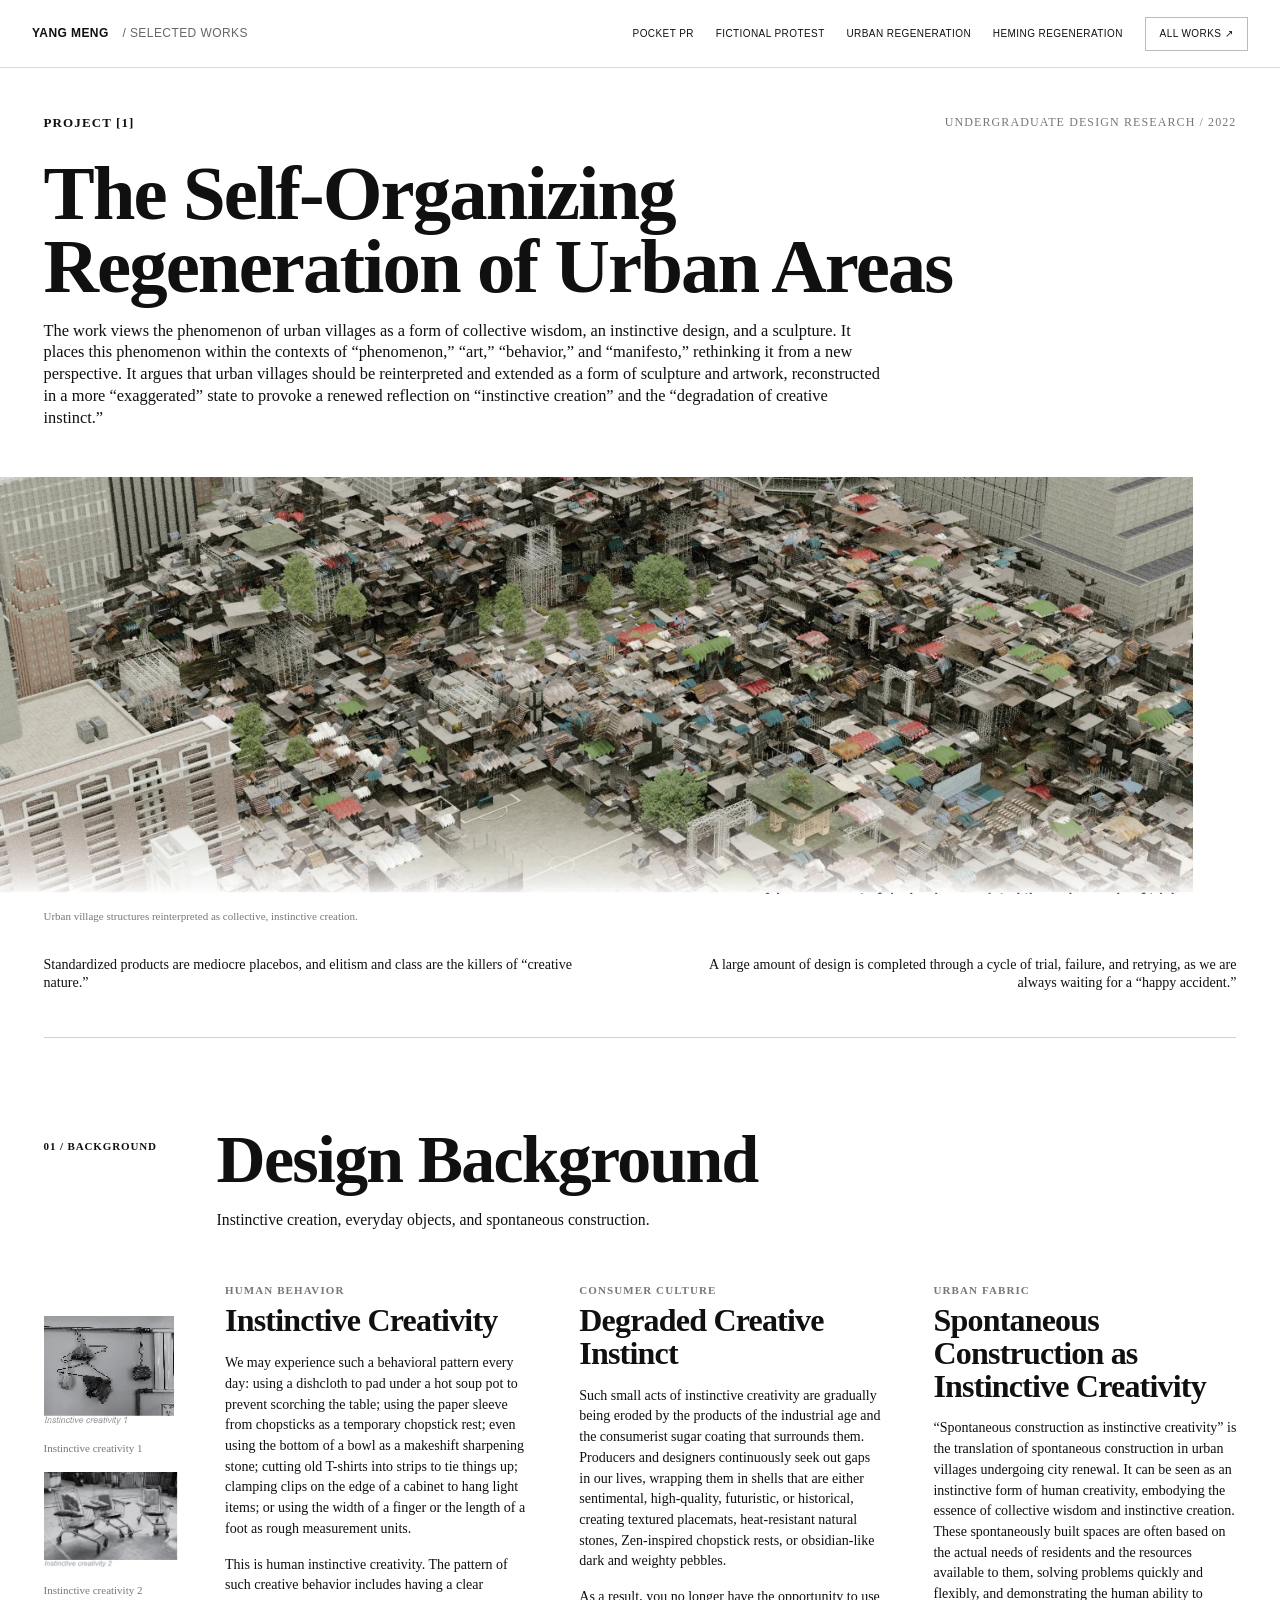
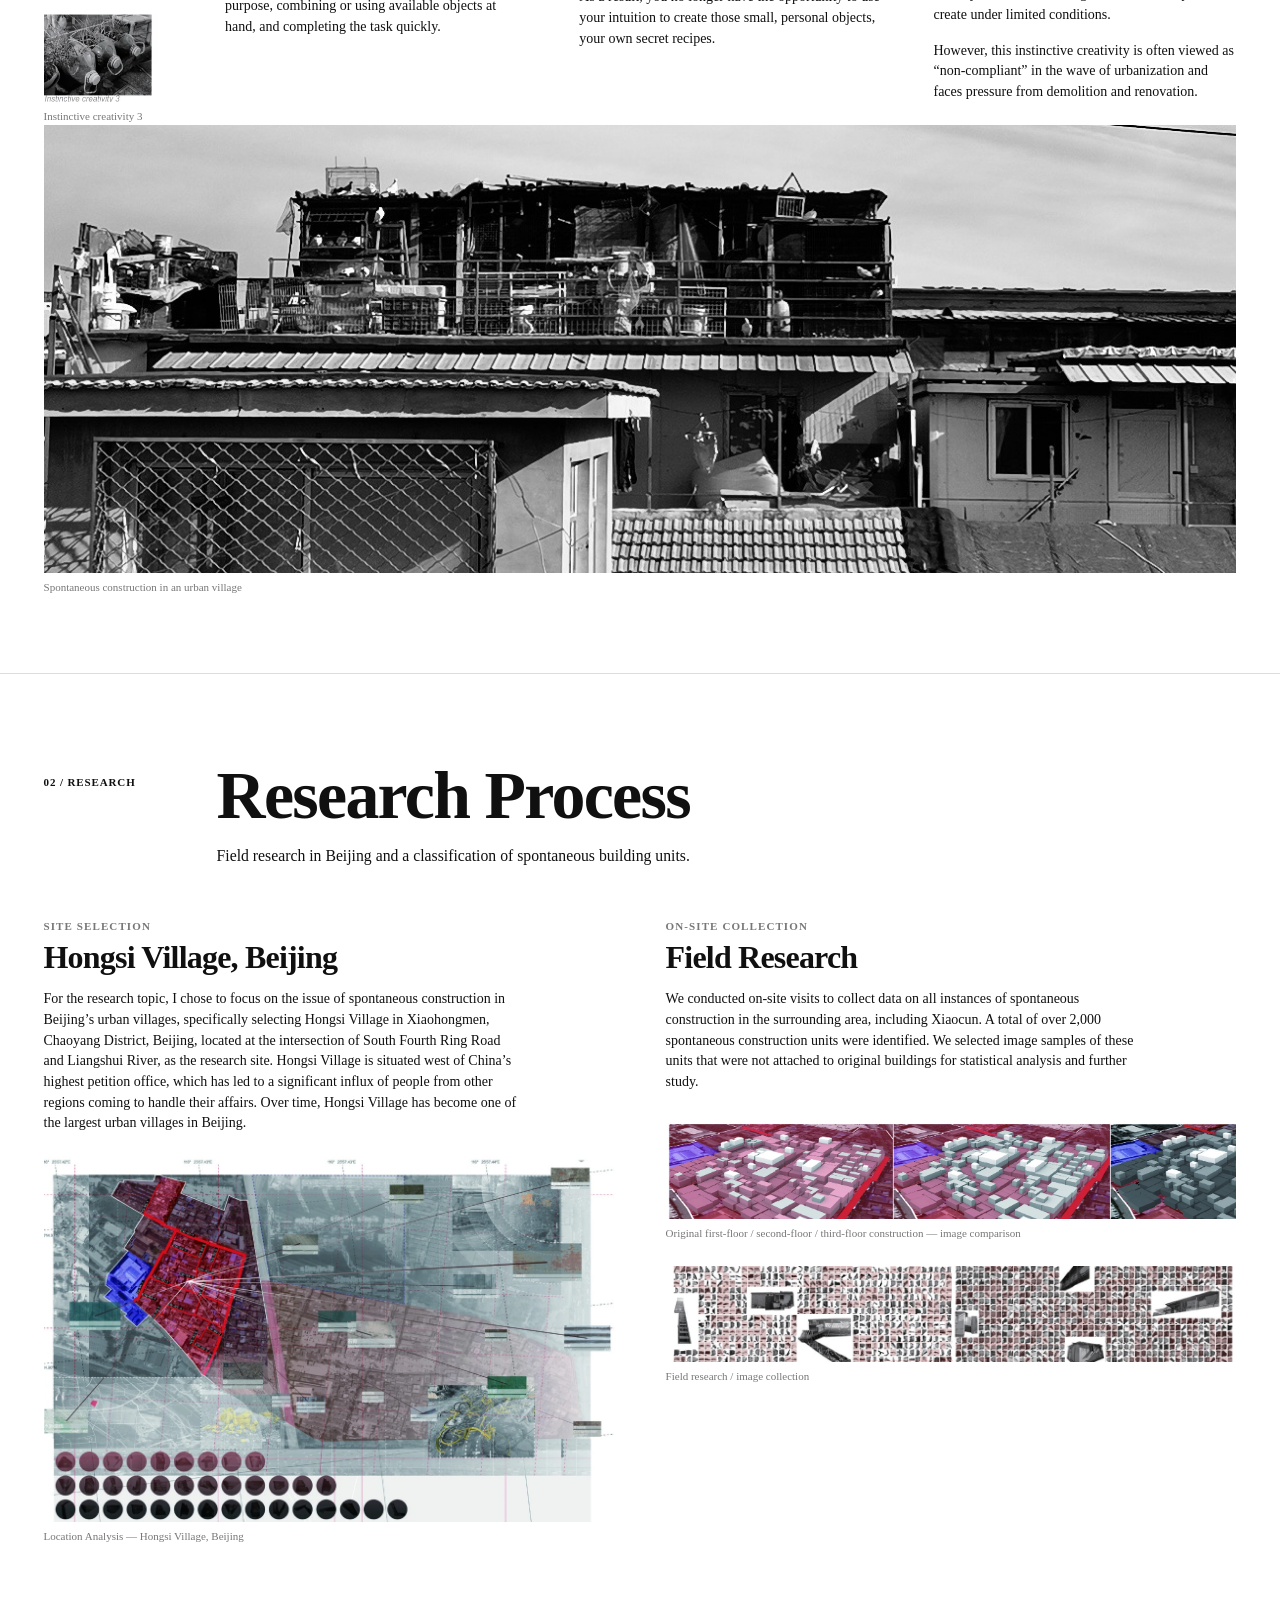
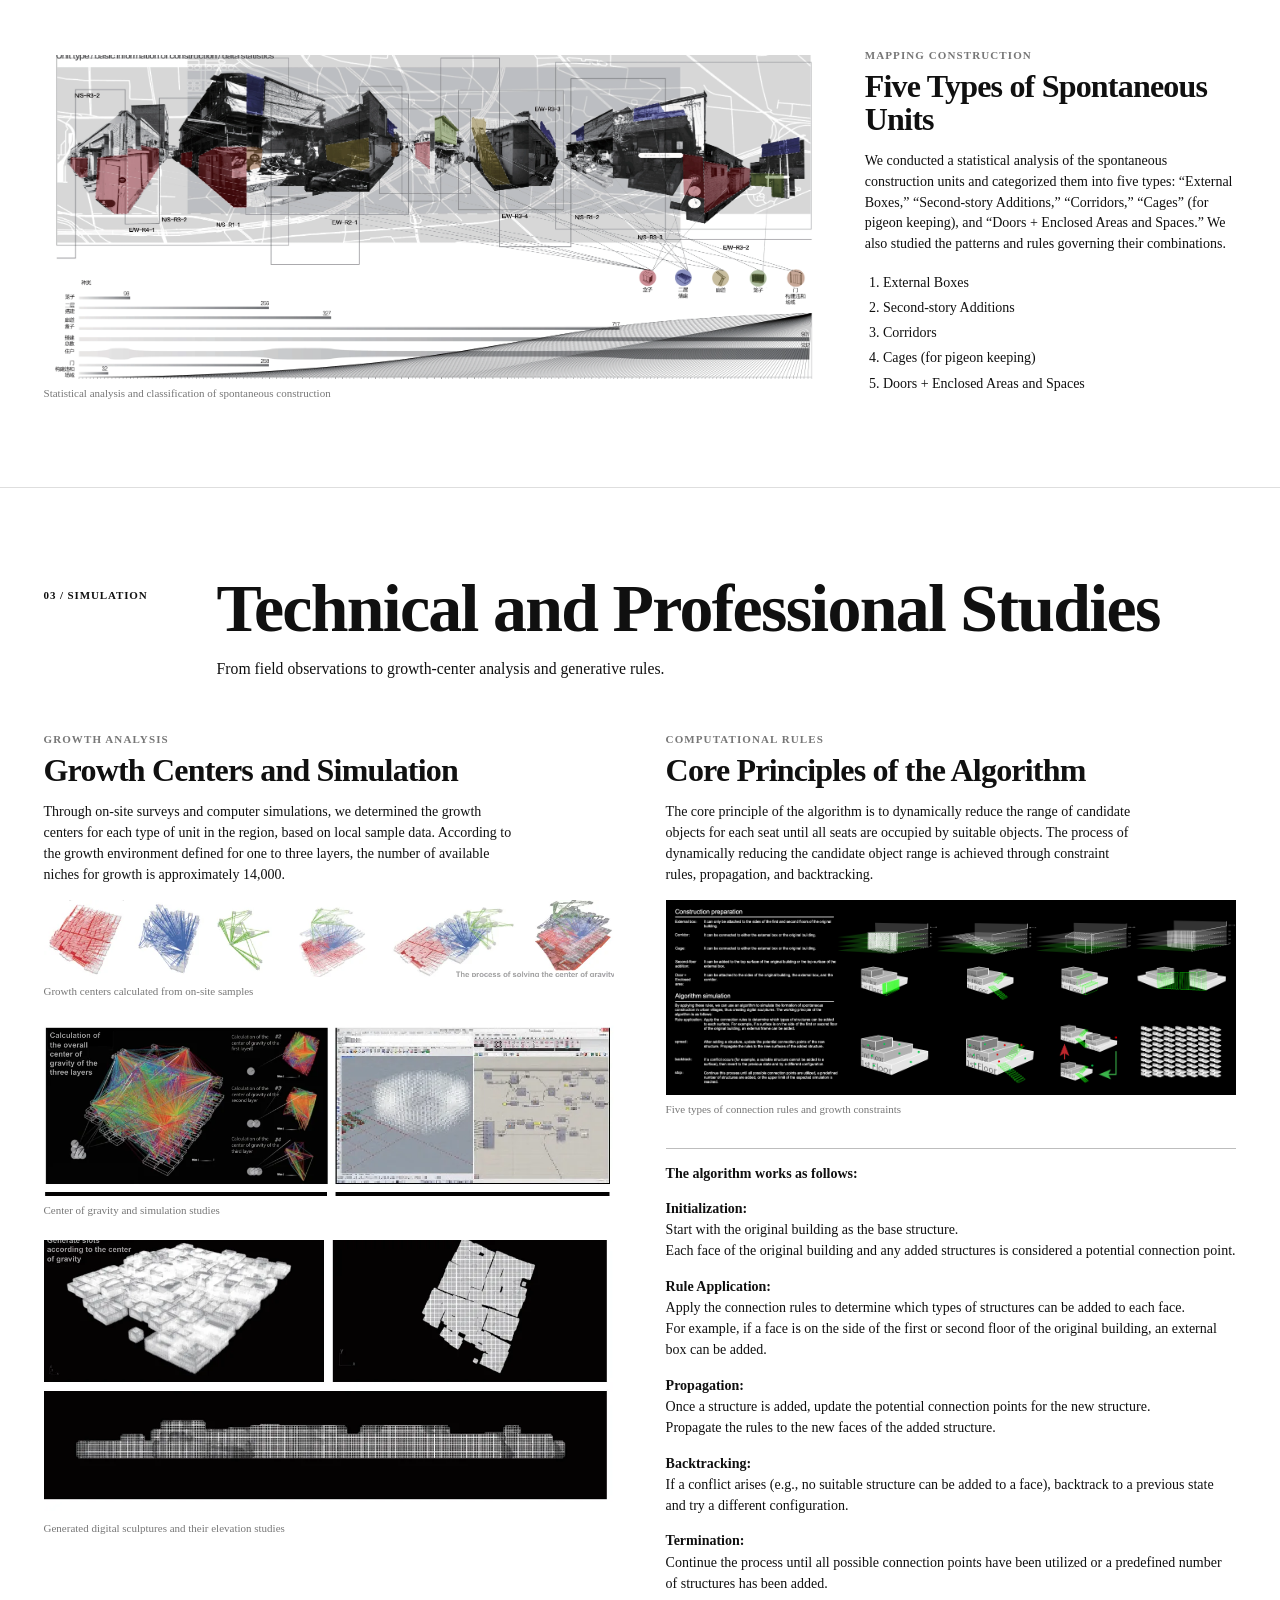
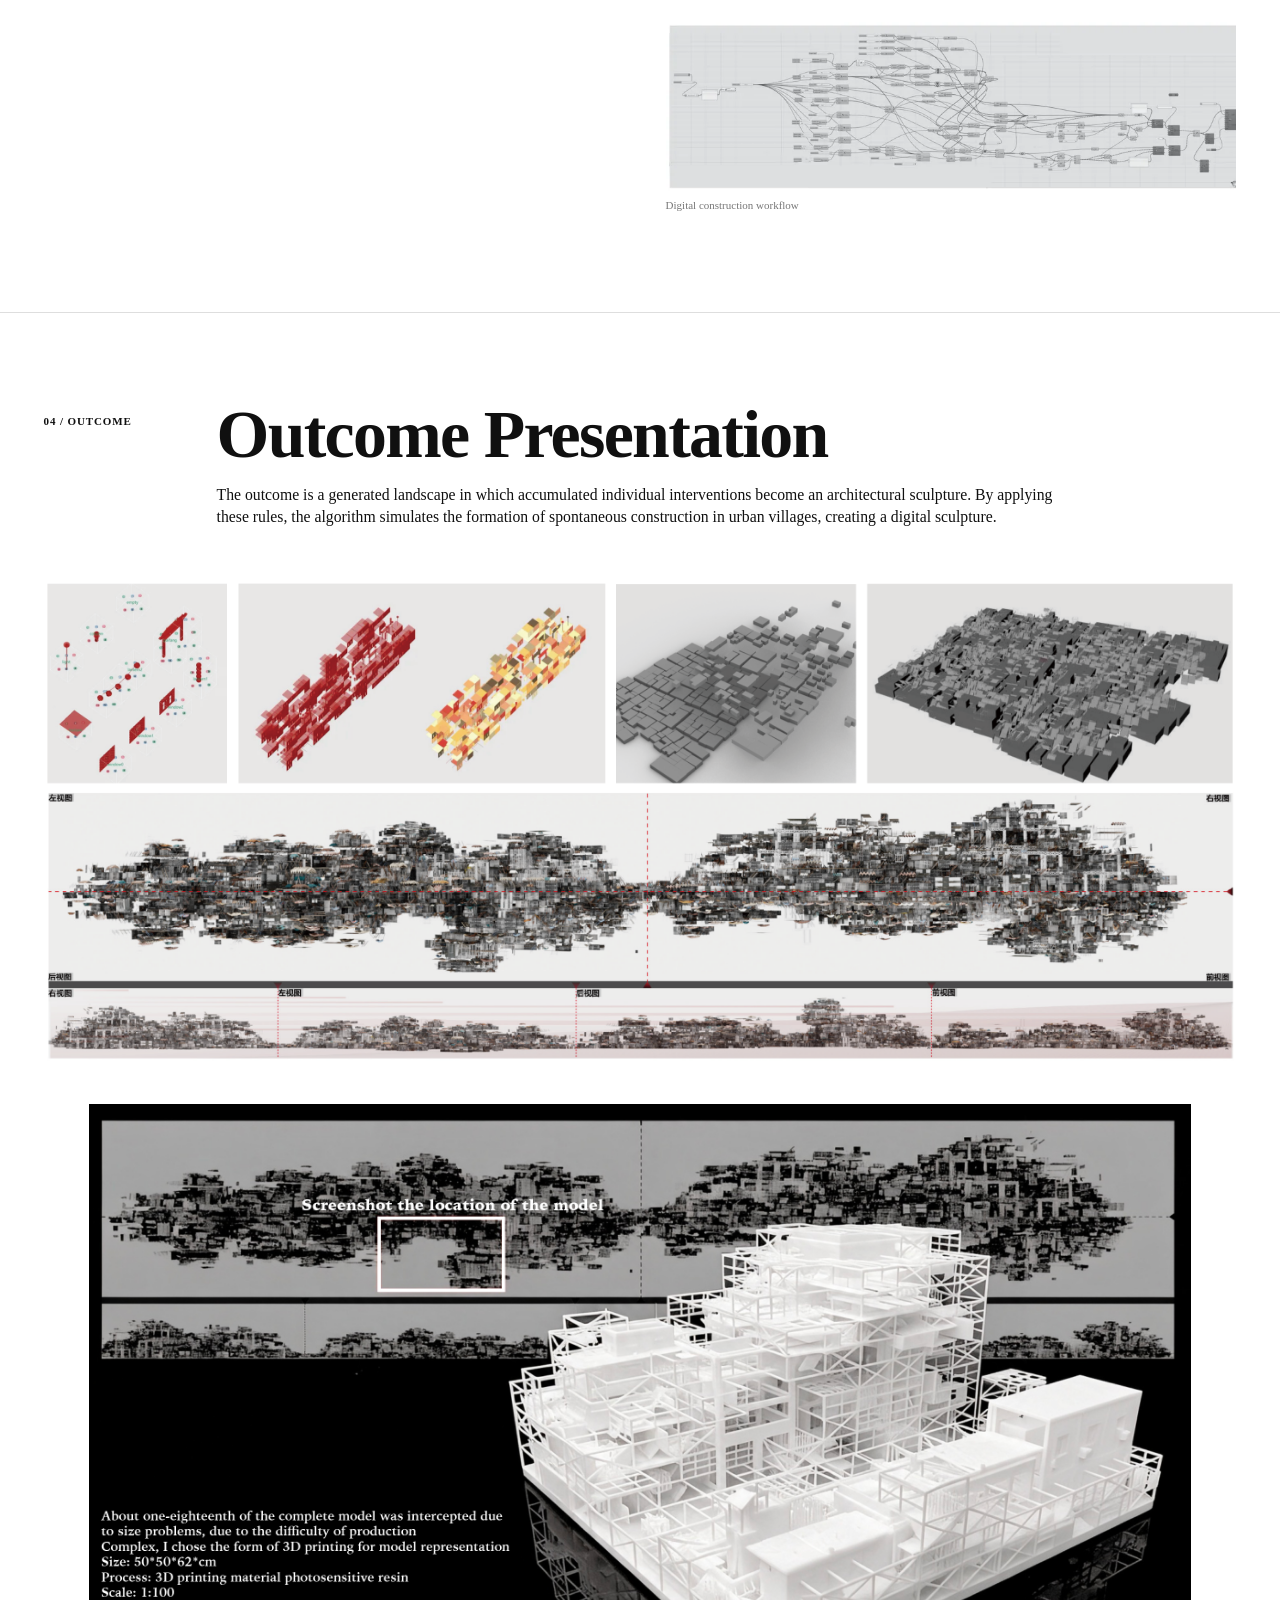
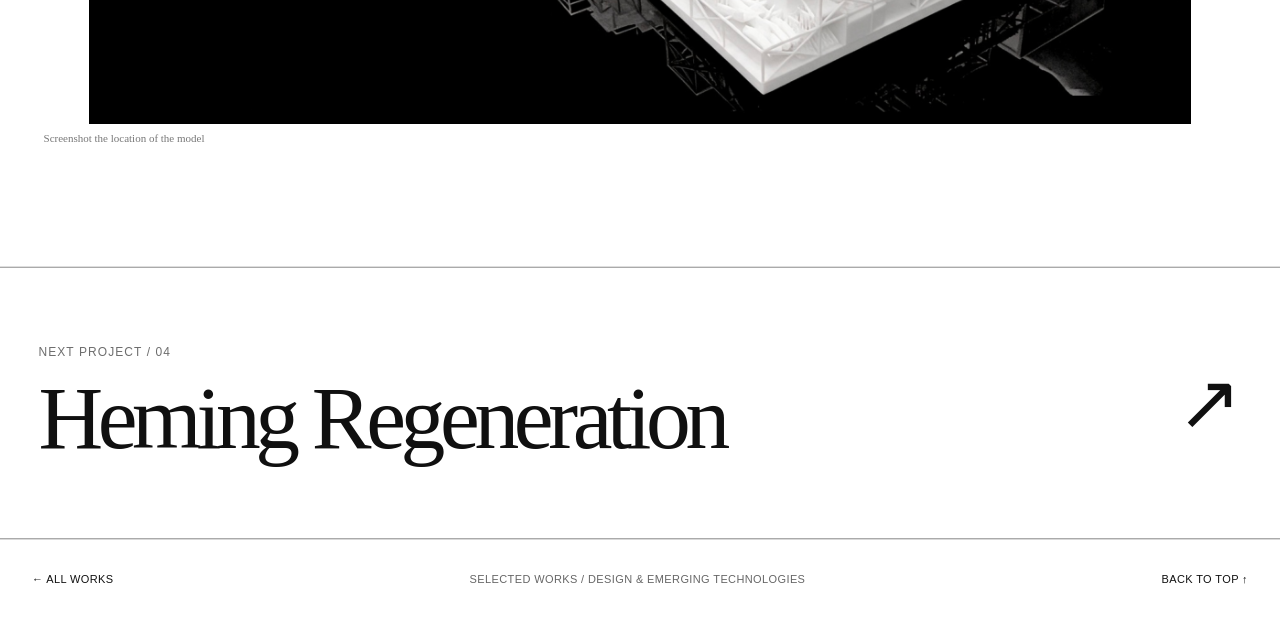
<file: urban-regeneration.html>
<!DOCTYPE html>
<script defer src="https://cloud.umami.is/script.js" data-website-id="f2f832cd-1eb5-42a1-b505-b83f39de9bfe"></script>
<html lang="en">
<head>
<meta charset="utf-8"/>
<meta content="width=device-width,initial-scale=1" name="viewport"/>
<meta content="The Self-Organizing Regeneration of Urban Areas — Beijing urban village fieldwork, instinctive creation, computational growth and digital sculpture." name="description"/>
<title>The Self-Organizing Regeneration of Urban Areas — Yang Meng / Selected Works</title>
<link href="site.css" rel="stylesheet"/>
<link href="bachelor.css" rel="stylesheet"/>
<style>.urban-page #urban-background .full-width-alley{grid-column:1 / -1!important;width:100%!important;max-width:none!important}.urban-page #urban-background .full-width-alley img{width:100%!important;max-width:none!important}</style>
</head>
<body class="bachelor-page urban-page" id="top">
<header class="global-header">
<a aria-label="Back to all selected works" class="brand-link" href="index.html">YANG MENG <span>/ SELECTED WORKS</span>
</a>
<nav aria-label="Main navigation" class="global-links">
<a href="pocket-pr.html">POCKET PR</a>
<a href="fictional-protest.html">FICTIONAL PROTEST</a>
<a href="urban-regeneration.html">URBAN REGENERATION</a>
<a href="heming-regeneration.html">HEMING REGENERATION</a>
<a class="back-home" href="index.html">ALL WORKS ↗</a>
</nav>
<details class="mobile-projects">
<summary>PROJECTS <span>☰</span>
</summary>
<div>
<a href="index.html">ALL WORKS</a>
<a href="pocket-pr.html">01 / POCKET PR</a>
<a href="fictional-protest.html">02 / FICTIONAL PROTEST</a>
<a href="urban-regeneration.html">03 / URBAN REGENERATION</a>
<a href="heming-regeneration.html">04 / HEMING REGENERATION</a>
</div>
</details>
</header>
<main id="project-main">
<section class="bachelor-opening urban-opening">
<div class="opening-title">
<div class="opening-eyebrow">PROJECT [1] <span>UNDERGRADUATE DESIGN RESEARCH / 2022</span>
</div>
<h1>The Self-Organizing<br/>Regeneration of Urban Areas</h1>
<p class="opening-intro">The work views the phenomenon of urban villages as a form of collective wisdom, an instinctive design, and a sculpture. It places this phenomenon within the contexts of “phenomenon,” “art,” “behavior,” and “manifesto,” rethinking it from a new perspective. It argues that urban villages should be reinterpreted and extended as a form of sculpture and artwork, reconstructed in a more “exaggerated” state to provoke a renewed reflection on “instinctive creation” and the “degradation of creative instinct.”</p>
</div>
<figure class="editorial-figure opening-art">
<img alt="An intricate dense assemblage of self-organized urban-village architecture displayed as a sculptural model" loading="eager" src="assets/undergrad/urban_hero.webp"/>
<figcaption>Urban village structures reinterpreted as collective, instinctive creation.</figcaption>
</figure>
<div class="opening-footnote">
<p>Standardized products are mediocre placebos, and elitism and class are the killers of “creative nature.”</p>
<p>A large amount of design is completed through a cycle of trial, failure, and retrying, as we are always waiting for a “happy accident.”</p>
</div>
</section>
<section class="bachelor-section" id="urban-background">
<div class="research-heading">
<span class="section-num">01 / BACKGROUND</span>
<h2>Design Background</h2>
<p>Instinctive creation, everyday objects, and spontaneous construction.</p>
</div>
<div class="background-grid">
<div class="instinct-pictures">
<figure class="editorial-figure">
<img alt="An improvised domestic object, example one" loading="lazy" src="assets/undergrad/urban_instinct_1.webp"/>
<figcaption>Instinctive creativity 1</figcaption>
</figure>
<figure class="editorial-figure">
<img alt="Improvised object assembled from everyday materials, example two" loading="lazy" src="assets/undergrad/urban_instinct_2.webp"/>
<figcaption>Instinctive creativity 2</figcaption>
</figure>
<figure class="editorial-figure">
<img alt="Everyday material reused creatively, example three" loading="lazy" src="assets/undergrad/urban_instinct_3.webp"/>
<figcaption>Instinctive creativity 3</figcaption>
</figure>
</div>
<div class="background-text-columns">
<div class="research-copy">
<div class="micro-label">HUMAN BEHAVIOR</div>
<h3>Instinctive Creativity</h3>
<p>We may experience such a behavioral pattern every day: using a dishcloth to pad under a hot soup pot to prevent scorching the table; using the paper sleeve from chopsticks as a temporary chopstick rest; even using the bottom of a bowl as a makeshift sharpening stone; cutting old T-shirts into strips to tie things up; clamping clips on the edge of a cabinet to hang light items; or using the width of a finger or the length of a foot as rough measurement units.</p>
<p>This is human instinctive creativity. The pattern of such creative behavior includes having a clear purpose, combining or using available objects at hand, and completing the task quickly.</p>
</div>
<div class="research-copy">
<div class="micro-label">CONSUMER CULTURE</div>
<h3>Degraded Creative Instinct</h3>
<p>Such small acts of instinctive creativity are gradually being eroded by the products of the industrial age and the consumerist sugar coating that surrounds them. Producers and designers continuously seek out gaps in our lives, wrapping them in shells that are either sentimental, high-quality, futuristic, or historical, creating textured placemats, heat-resistant natural stones, Zen-inspired chopstick rests, or obsidian-like dark and weighty pebbles.</p>
<p>As a result, you no longer have the opportunity to use your intuition to create those small, personal objects, your own secret recipes.</p>
</div>
<div class="research-copy">
<div class="micro-label">URBAN FABRIC</div>
<h3>Spontaneous Construction as Instinctive Creativity</h3>
<p>“Spontaneous construction as instinctive creativity” is the translation of spontaneous construction in urban villages undergoing city renewal. It can be seen as an instinctive form of human creativity, embodying the essence of collective wisdom and instinctive creation. These spontaneously built spaces are often based on the actual needs of residents and the resources available to them, solving problems quickly and flexibly, and demonstrating the human ability to create under limited conditions.</p>
<p>However, this instinctive creativity is often viewed as “non-compliant” in the wave of urbanization and faces pressure from demolition and renovation.</p>
</div>
</div>
<figure class="editorial-figure alley-figure full-width-alley">
<img alt="Urban village alley with spontaneous construction" loading="lazy" src="assets/undergrad/IMG_4032.jpg"/>
<figcaption>Spontaneous construction in an urban village</figcaption>
</figure>
</div>
</section>
<section class="bachelor-section" id="urban-field">
<div class="research-heading">
<span class="section-num">02 / RESEARCH</span>
<h2>Research Process</h2>
<p>Field research in Beijing and a classification of spontaneous building units.</p>
</div>
<div class="two-feature">
<div>
<div class="research-copy">
<div class="micro-label">SITE SELECTION</div>
<h3>Hongsi Village, Beijing</h3>
<p>For the research topic, I chose to focus on the issue of spontaneous construction in Beijing’s urban villages, specifically selecting Hongsi Village in Xiaohongmen, Chaoyang District, Beijing, located at the intersection of South Fourth Ring Road and Liangshui River, as the research site. Hongsi Village is situated west of China’s highest petition office, which has led to a significant influx of people from other regions coming to handle their affairs. Over time, Hongsi Village has become one of the largest urban villages in Beijing.</p>
</div>
<figure class="editorial-figure">
<img alt="Geographic map with marked research territory in Hongsi Village" height="762" loading="lazy" src="assets/undergrad/urban_map_hq.webp" width="1166"/>
<figcaption>Location Analysis — Hongsi Village, Beijing</figcaption>
</figure>
</div>
<div>
<div class="research-copy">
<div class="micro-label">ON-SITE COLLECTION</div>
<h3>Field Research</h3>
<p>We conducted on-site visits to collect data on all instances of spontaneous construction in the surrounding area, including Xiaocun. A total of over 2,000 spontaneous construction units were identified. We selected image samples of these units that were not attached to original buildings for statistical analysis and further study.</p>
</div>
<figure class="editorial-figure">
<img alt="Three contiguous visualizations of original first-, second-, and third-floor construction" height="317" loading="lazy" src="assets/undergrad/urban_fieldwork_triptych_hq.webp" width="1633"/>
<figcaption>Original first-floor / second-floor / third-floor construction — image comparison</figcaption>
</figure>
<figure class="editorial-figure fieldwork-second-figure">
<img alt="Field research image collection of self-built components and spontaneous construction" height="284" loading="lazy" src="assets/undergrad/urban_fieldwork_mosaic_hq.webp" width="1852"/>
<figcaption>Field research / image collection</figcaption>
</figure>
</div>
</div>
<div class="classification-row">
<figure class="editorial-figure">
<img alt="Annotated visual analysis of external boxes, additions, corridors and enclosures" height="1610" loading="lazy" src="assets/undergrad/urban_types_hq.webp" width="3830"/>
<figcaption>Statistical analysis and classification of spontaneous construction</figcaption>
</figure>
<div class="research-copy">
<div class="micro-label">MAPPING CONSTRUCTION</div>
<h3>Five Types of Spontaneous Units</h3>
<p>We conducted a statistical analysis of the spontaneous construction units and categorized them into five types: “External Boxes,” “Second-story Additions,” “Corridors,” “Cages” (for pigeon keeping), and “Doors + Enclosed Areas and Spaces.” We also studied the patterns and rules governing their combinations.</p>
<ol class="numbered-types">
<li>External Boxes</li>
<li>Second-story Additions</li>
<li>Corridors</li>
<li>Cages (for pigeon keeping)</li>
<li>Doors + Enclosed Areas and Spaces</li>
</ol>
</div>
</div>
</section>
<section class="bachelor-section" id="urban-algorithm">
<div class="research-heading">
<span class="section-num">03 / SIMULATION</span>
<h2>Technical and Professional Studies</h2>
<p>From field observations to growth-center analysis and generative rules.</p>
</div>
<div class="two-feature">
<div>
<div class="research-copy">
<div class="micro-label">GROWTH ANALYSIS</div>
<h3>Growth Centers and Simulation</h3>
<p>Through on-site surveys and computer simulations, we determined the growth centers for each type of unit in the region, based on local sample data. According to the growth environment defined for one to three layers, the number of available niches for growth is approximately 14,000.</p>
</div>
<figure class="editorial-figure">
<img alt="Colored diagrams showing growth centers and simulation groups" loading="lazy" src="assets/undergrad/urban_centers.webp"/>
<figcaption>Growth centers calculated from on-site samples</figcaption>
</figure>
<figure class="editorial-figure">
<img alt="Simulation interface and colorful gravity-center diagram with white voxel mass" loading="lazy" src="assets/undergrad/urban_growth.webp"/>
<figcaption>Center of gravity and simulation studies</figcaption>
</figure>
<figure class="editorial-figure">
<img alt="Series of grayscale building-mass simulation outputs" loading="lazy" src="assets/undergrad/urban_simulation.webp"/>
<figcaption>Generated digital sculptures and their elevation studies</figcaption>
</figure>
</div>
<div>
<div class="research-copy">
<div class="micro-label">COMPUTATIONAL RULES</div>
<h3>Core Principles of the Algorithm</h3>
<p>The core principle of the algorithm is to dynamically reduce the range of candidate objects for each seat until all seats are occupied by suitable objects. The process of dynamically reducing the candidate object range is achieved through constraint rules, propagation, and backtracking.</p>
</div>
<figure class="editorial-figure">
<img alt="Algorithm rule diagram depicting connectivity and growth constraints" loading="lazy" src="assets/undergrad/urban_rules.png"/>
<figcaption>Five types of connection rules and growth constraints</figcaption>
</figure>
<div class="rule-table algorithm-description">
<p><strong>The algorithm works as follows:</strong></p>
<p><strong>Initialization:</strong><br/>Start with the original building as the base structure.<br/>Each face of the original building and any added structures is considered a potential connection point.</p>
<p><strong>Rule Application:</strong><br/>Apply the connection rules to determine which types of structures can be added to each face.<br/>For example, if a face is on the side of the first or second floor of the original building, an external box can be added.</p>
<p><strong>Propagation:</strong><br/>Once a structure is added, update the potential connection points for the new structure.<br/>Propagate the rules to the new faces of the added structure.</p>
<p><strong>Backtracking:</strong><br/>If a conflict arises (e.g., no suitable structure can be added to a face), backtrack to a previous state and try a different configuration.</p>
<p><strong>Termination:</strong><br/>Continue the process until all possible connection points have been utilized or a predefined number of structures has been added.</p>
</div>
<figure class="editorial-figure">
<img alt="Node-network flow diagram showing the simulation logic" loading="lazy" src="assets/undergrad/urban_network.webp"/>
<figcaption>Digital construction workflow</figcaption>
</figure>
</div>
</div>
</section>
<section class="bachelor-section urban-outcome" id="urban-outcome">
<div class="research-heading">
<span class="section-num">04 / OUTCOME</span>
<h2>Outcome Presentation</h2>
<p>The outcome is a generated landscape in which accumulated individual interventions become an architectural sculpture. By applying these rules, the algorithm simulates the formation of spontaneous construction in urban villages, creating a digital sculpture.</p>
</div>
<figure class="editorial-figure full-bleed">
<img alt="Combined outcome presentation of the generated urban village sculpture" loading="eager" src="assets/undergrad/2026-10-27 02.14.33.png"/>
</figure>
<figure class="editorial-figure full-bleed">
<img alt="Mock showing the location of the urban village model" loading="eager" src="assets/undergrad/mock.png"/>
<figcaption>Screenshot the location of the model</figcaption>
</figure>
</section>
<nav aria-label="Next project" class="next-project">
<a href="heming-regeneration.html">
<span>NEXT PROJECT / 04</span>
<strong>Heming Regeneration</strong>
<span class="next-arrow">↗</span>
</a>
</nav>
</main>
<footer class="global-footer">
<a href="index.html">← ALL WORKS</a>
<span>SELECTED WORKS / DESIGN &amp; EMERGING TECHNOLOGIES</span>
<a href="#top">BACK TO TOP ↑</a>
</footer>
<script defer="" src="bachelor.js">
</script>
</body>
</html>
</file>
<file: site.css>
:root{--paper:#fff;--ink:#101010;--line:#d9d9d9;--muted:#676767;--serif:Georgia,"Times New Roman",serif;--sans:Arial,Helvetica,sans-serif}
*{box-sizing:border-box}html{scroll-behavior:smooth;scroll-padding-top:80px}body{margin:0;background:var(--paper);color:var(--ink);-webkit-font-smoothing:antialiased}a{color:inherit}img{max-width:100%}
.global-header{height:68px;position:sticky;top:0;background:rgba(255,255,255,.97);border-bottom:1px solid var(--line);display:flex;align-items:center;justify-content:space-between;gap:30px;padding:0 clamp(20px,2.5vw,48px);z-index:100;font:12px/1.4 var(--sans);letter-spacing:.035em}
.global-header a{text-decoration:none}.global-header a:hover{text-decoration:underline;text-underline-offset:5px}.brand-link{font-weight:700;white-space:nowrap}.brand-link span{color:var(--muted);font-weight:400;margin-left:10px}.global-links{display:flex;align-items:center;gap:clamp(12px,2.4vw,46px);white-space:nowrap}.global-links a{font-size:11px}.global-links .back-home{border:1px solid #bcbcbc;padding:9px 14px}.global-header a:focus-visible,.global-footer a:focus-visible,.project-entry:focus-visible{outline:2px solid #c64530;outline-offset:4px}
.global-footer{min-height:80px;border-top:1px solid var(--line);padding:24px clamp(20px,2.5vw,48px);display:flex;align-items:center;justify-content:space-between;gap:20px;font:11px/1.6 var(--sans);letter-spacing:.035em;color:#666}.global-footer a{text-decoration:none;color:#111}.global-footer a:hover{text-decoration:underline}
/* COVER — two real navigable project choices */
.cover-intro{padding:clamp(35px,4vw,72px) clamp(22px,3vw,60px) clamp(32px,4vw,70px);border-bottom:1px solid var(--line)}.cover-meta{font:12px/1 var(--sans);letter-spacing:.08em;display:flex;gap:15px}.cover-meta span{color:#999}.cover-intro h1{font:normal clamp(70px,10.7vw,205px)/.98 var(--serif);letter-spacing:-.068em;margin:clamp(32px,3vw,65px) 0 40px;white-space:nowrap}.cover-asterisk{font-size:.35em;vertical-align:top;position:relative;top:.06em;left:.16em;color:#999}.cover-bottom{display:grid;grid-template-columns:1fr 1fr auto;align-items:end;gap:28px}.cover-bottom p{margin:0;font:clamp(14px,1.33vw,21px)/1.26 var(--serif)}.cover-bottom .cover-count{font:11px/1.2 var(--sans);letter-spacing:.08em}
.project-index{display:grid;grid-template-columns:1fr 1fr;gap:0}.project-entry{display:flex;flex-direction:column;min-width:0;text-decoration:none;border-right:1px solid var(--line)}.project-entry:last-child{border-right:none}.project-entry-art{height:clamp(270px,31vw,600px);overflow:hidden;background:#eee}.project-entry-art img{display:block;width:100%;height:100%;object-fit:cover;filter:grayscale(.20);transition:transform .5s ease,filter .4s ease}.project-entry:hover .project-entry-art img{transform:scale(1.025);filter:grayscale(0)}.project-entry-info{flex:1;padding:25px clamp(20px,2.8vw,56px) 38px;display:flex;flex-direction:column;gap:18px;min-height:230px}.project-entry-title{display:flex;gap:22px;align-items:start}.entry-number{font:11px/1.2 var(--sans);white-space:nowrap;padding-top:12px}.project-entry h2{margin:0;font:normal clamp(42px,4.2vw,82px)/.96 var(--serif);letter-spacing:-.055em}.entry-subtitle{font:clamp(15px,1.23vw,20px)/1.3 var(--serif);padding-left:67px;max-width:470px}.entry-open{margin-top:auto;padding-left:67px;font:11px var(--sans);letter-spacing:.08em;display:flex;align-items:center;gap:15px}.entry-open span{font-size:21px;transition:transform .2s ease}.project-entry:hover .entry-open span{transform:translate(4px,-3px)}
/* PROJECT HEADERS: HTML text over a standalone original image */
.project-hero{max-width:1920px;margin:0 auto;position:relative;min-height:clamp(600px,57vw,860px);font-family:var(--serif);padding:clamp(26px,2.5vw,52px) clamp(22px,2.5vw,48px) 100px}.project-hero-image{height:clamp(510px,49vw,740px);margin-left:clamp(12px,3vw,60px);overflow:hidden}.project-hero-image img{width:100%;height:100%;object-fit:cover;object-position:center;display:block}.pocket-hero .project-hero-image img{object-position:center 57%}.fp-hero .project-hero-image img{object-position:center 54%}.project-hero-heading{position:absolute;top:clamp(55px,4vw,95px);left:clamp(22px,2.5vw,48px);width:min(64%,830px);padding:5px 15px 10px 0;background:white}.project-hero-heading .project-hero-number{font:11px/1.3 var(--sans);letter-spacing:.07em;color:#777;margin:0 0 16px}.project-hero-heading h1{font:700 clamp(38px,3.6vw,76px)/1.03 var(--serif);letter-spacing:-.045em;margin:0 0 13px}.project-hero-heading>p:last-child{font:700 clamp(16px,1.5vw,26px)/1.14 var(--serif);margin:0;max-width:740px}.hero-metadata{position:absolute;left:clamp(22px,2.5vw,48px);bottom:clamp(102px,8.2vw,150px);background:white;display:flex;flex-direction:column;padding:8px 22px 8px 0;font:clamp(16px,1.45vw,25px)/1.08 var(--serif);min-width:275px}.hero-metadata span{display:block}.project-hero+*{clear:both}
.next-project{margin:110px auto 0;border-top:1px solid #aaa;border-bottom:1px solid #aaa;max-width:1920px}.next-project a{min-height:270px;display:grid;grid-template-columns:1fr auto;grid-template-rows:auto auto;align-items:center;align-content:center;gap:16px 25px;text-decoration:none;padding:35px clamp(25px,3vw,58px)}.next-project span:first-child{grid-column:1;font:12px var(--sans);letter-spacing:.09em;color:#6d6d6d}.next-project strong{grid-column:1;font:normal clamp(48px,7vw,135px)/.95 var(--serif);letter-spacing:-.06em}.next-project .next-arrow{grid-column:2;grid-row:1/3;font:normal clamp(42px,6vw,110px)/1 var(--sans);transition:transform .25s ease}.next-project a:hover .next-arrow{transform:translate(9px,-9px)}
/* Some earlier Pocket sections intentionally preserve the user's confirmed HTML/CSS layout. */
.pocket-page .project-hero{margin-bottom:25px}.pocket-page .stage-shell{margin-bottom:20px}.pocket-page .site-nav{display:none}
@media(max-width:1000px){.global-header{gap:15px}.global-links{gap:16px}.global-links a{font-size:10px}.global-links .back-home{display:none}.cover-intro h1{white-space:normal}.project-entry-title{display:block}.entry-number{display:block;padding:0 0 10px}.entry-subtitle,.entry-open{padding-left:0}.project-hero-heading{width:min(78%,720px)} }
@media(max-width:700px){.global-header{height:58px;padding:0 18px}.brand-link{font-size:11px}.brand-link span{display:none}.global-links{gap:15px}.global-links a{font-size:9px}.cover-intro{padding:35px 22px 32px}.cover-intro h1{font-size:clamp(64px,15vw,115px);letter-spacing:-.07em;margin:47px 0 39px}.cover-bottom{grid-template-columns:1fr;gap:11px}.cover-bottom p{font-size:16px}.cover-bottom .cover-count{margin-top:13px}.project-index{grid-template-columns:1fr}.project-entry{border-right:none;border-bottom:1px solid var(--line)}.project-entry-art{height:58vw;min-height:245px}.project-entry-info{padding:21px 23px 26px;min-height:210px}.project-entry-title{display:flex;gap:18px}.entry-number{padding-top:11px;font-size:10px}.project-entry h2{font-size:clamp(38px,9vw,66px)}.entry-subtitle,.entry-open{padding-left:58px}.entry-subtitle{font-size:16px}.global-footer{padding:25px 20px;flex-wrap:wrap;font-size:10px}.global-footer>span{display:none}.project-hero{display:flex;flex-direction:column;min-height:auto;padding:22px 20px 38px;gap:0}.project-hero-heading{order:0;position:static;width:100%;padding:3px 0 20px}.project-hero-heading .project-hero-number{margin-bottom:15px}.project-hero-heading h1{font-size:clamp(38px,9vw,62px)}.project-hero-heading>p:last-child{font-size:clamp(15px,4vw,19px);line-height:1.2}.project-hero-image{order:1;margin-left:0;height:70vw;min-height:270px}.hero-metadata{order:2;position:static;font-size:16px;padding:12px 0 4px}.next-project{margin-top:70px}.next-project a{min-height:200px;padding:35px 22px}.next-project strong{font-size:clamp(45px,10vw,77px)}.next-project .next-arrow{font-size:52px}}
@media(max-width:375px){.global-links a{font-size:8px}.global-links{gap:9px}.project-entry-title{gap:10px}.entry-subtitle,.entry-open{padding-left:45px}}
/* Four-project portfolio navigation and index */
.global-header .global-links{gap:clamp(10px,1.7vw,29px)}
.global-header .global-links a{font-size:10px}
.mobile-projects{display:none}
.project-index .project-entry:nth-child(1),.project-index .project-entry:nth-child(2){border-bottom:1px solid var(--line)}
.project-index .project-entry:nth-child(2){border-right:0}
.project-index .project-entry:nth-child(3){border-right:1px solid var(--line)}
.project-index .project-entry:nth-child(4){border-right:0}
.project-entry-urban h2{font-size:clamp(37px,2.9vw,60px);line-height:1.03;letter-spacing:-.04em}
.project-entry-guzheng h2{font-size:clamp(44px,3.45vw,74px)}
.project-entry-urban .project-entry-art img{object-position:center 55%}
.project-entry-guzheng .project-entry-art{background:#171717}
.project-entry-guzheng .project-entry-art img{object-position:center}
.project-entry-lumamorph .project-entry-art{background:#171717}
.project-entry-lumamorph .project-entry-art img{object-position:center 55%}
.pocket-hero .project-hero-image img{transform:scaleX(-1)}
@media(max-width:1270px){.global-header{padding:0 18px}.global-header .global-links{display:none}.mobile-projects{display:block;position:relative;font:11px Arial,Helvetica,sans-serif}.mobile-projects summary{list-style:none;cursor:pointer;padding:12px 4px;display:flex;align-items:center;gap:12px;letter-spacing:.08em}.mobile-projects summary::-webkit-details-marker{display:none}.mobile-projects[open] div{position:absolute;right:0;top:calc(100% + 5px);background:white;border:1px solid #ddd;box-shadow:0 18px 45px #0002;min-width:min(85vw,310px);z-index:220;display:flex;flex-direction:column}.mobile-projects div a{font:11px Arial,Helvetica,sans-serif;letter-spacing:.035em;text-decoration:none;padding:17px 22px;border-bottom:1px solid #eee;white-space:nowrap}.mobile-projects div a:last-child{border:0}.mobile-projects div a:hover{background:#f2f2f2}}
@media(max-width:700px){.project-index .project-entry{border-right:0!important;border-bottom:1px solid var(--line)}.project-index .project-entry:nth-child(4){border-bottom:0}.project-entry-urban h2{font-size:clamp(32px,8vw,53px)}.project-entry-guzheng h2{font-size:clamp(37px,8.8vw,60px)}.project-entry-urban .project-entry-info{min-height:235px}}
</file>
<file: fictional.css>
.fictional-page{font-family:var(--serif)}
.section-directory{max-width:1920px;margin:0 auto 65px;padding:0 clamp(22px,2.5vw,48px) 17px;border-bottom:1px solid #d8d8d8;display:flex;gap:35px;flex-wrap:wrap;font:11px/1.6 var(--sans);text-transform:uppercase;letter-spacing:.035em}.section-directory a{text-decoration:none}.section-directory a:hover{text-decoration:underline;text-underline-offset:4px}
.fp-section{max-width:1920px;margin:0 auto;padding:0 clamp(23px,2.5vw,48px);font-family:var(--serif);font-size:clamp(14px,1.09vw,20px);line-height:1.33;scroll-margin-top:110px}.fp-section p{margin:0}.fp-section-head{margin:0 0 36px}.fp-section-head h2,.fp-section-head h3,.fp-research-step h3{font-size:clamp(21px,1.85vw,36px);line-height:1.14;font-weight:700;margin:0}.fp-section-head h3{margin-top:14px}.fp-section-head>p{max-width:1300px;margin:15px 0 0;font-size:clamp(15px,1.1vw,21px)}
.research-objects{margin-bottom:clamp(120px,12vw,260px)}.objects-grid{display:grid;grid-template-columns:repeat(2,minmax(0,1fr));gap:38px clamp(30px,4vw,85px)}.object-item{display:grid;grid-template-columns:minmax(125px,28%) 1fr;gap:15px;align-items:start;min-width:0}.object-item img{display:block;width:100%;aspect-ratio:1.6;object-fit:cover}.object-text h3{font:normal clamp(14px,1.1vw,21px)/1.2 var(--serif);margin:0 0 4px}.object-text p{font-size:clamp(13px,.95vw,18px);line-height:1.24}.object-text p+p{margin-top:4px}.fp-standout{font-size:clamp(23px,1.9vw,38px);font-weight:700;line-height:1.22;letter-spacing:-.015em;margin-top:65px!important}
.frame-section{margin-bottom:clamp(100px,10vw,200px)}.fp-research-step{margin-bottom:28px}.fp-research-step h3{margin-bottom:13px}.fp-research-step>p{max-width:1850px}.frame-comparison{display:flex;justify-content:center;align-items:center;gap:clamp(30px,5vw,110px);margin:26px 0 38px}.frame-comparison figure{margin:0;position:relative;width:260px;text-align:center;flex-shrink:0}.physical-border{height:260px;display:flex;align-items:center;justify-content:center}.physical-border img{display:block;height:245px;width:205px;object-fit:contain}.physical-frame>p{position:absolute;left:70px;top:81px;text-align:left;font-size:20px;line-height:1.15}.frame-comparison figcaption{font-size:18px;margin-top:7px}.machine-border{width:220px;height:205px;margin:0 auto;border:7px solid #2358af;border-top-width:16px;display:flex;align-items:center;justify-content:center;text-align:left;position:relative}.machine-border:before{content:"";position:absolute;top:-16px;left:36%;height:16px;width:64%;background:#fff}.machine-border p{font-size:21px;line-height:1.18}.compare-arrow{font:70px var(--serif)}.fp-question{max-width:1560px;margin:90px 0 120px!important}.hypothesis h2{font-size:clamp(23px,1.85vw,38px);margin:0 0 14px}.hypothesis>p{font-size:clamp(15px,1.1vw,21px)}.hypothesis-flow{display:flex;justify-content:center;align-items:center;gap:0;flex-wrap:wrap;margin:75px 0 0;font-size:clamp(12px,1.05vw,18px)}.hypothesis-flow span{display:flex;align-items:center;white-space:nowrap;padding:8px 11px}.hypothesis-flow span+span:before{content:"⟶";padding-right:10px}.hypothesis-flow .highlight-target{border:2px solid #ed2e25}.ontological-caption{text-align:center;margin-top:8px;color:#ef302a;font-size:18px}.ontological-caption span{display:block;height:50px;font-size:52px;line-height:1}
.dictionary-section{margin-bottom:clamp(120px,10vw,190px)}.dictionary-section .fp-section-head{margin-bottom:50px}.dictionary-columns{display:grid;grid-template-columns:repeat(5,minmax(0,1fr));gap:clamp(10px,3.8vw,80px);align-items:start}.dictionary-table{width:100%;border-collapse:collapse;table-layout:auto;font-family:var(--sans);font-size:clamp(7px,.62vw,11.5px);line-height:1.3}.dictionary-table th,.dictionary-table td{border:1px solid #cfcfcf;text-align:left;padding:5px 3px;vertical-align:top}.dictionary-table th{font-weight:700;background:#fafafa}.dictionary-table td:last-child{font-weight:600;letter-spacing:.01em}.dictionary-table .dic-num{color:#777;width:23px;font-variant-numeric:tabular-nums}.dictionary-table tr:hover td{background:#f8f2f2}.dictionary-detail{display:grid;grid-template-columns:1fr 1fr;gap:clamp(30px,5vw,100px);margin-top:90px;align-items:start}.hoodie-artifact{margin:0;width:min(100%,480px);justify-self:end}.hoodie-artifact img{width:100%;display:block}.dictionary-annotations{display:flex;flex-direction:column;justify-content:space-between;height:100%;gap:90px;max-width:640px}.dictionary-annotations h3{font-size:clamp(23px,2vw,37px);line-height:1.13;margin:0 0 15px}.dictionary-annotations p{font-size:clamp(16px,1.2vw,23px);line-height:1.3}
.architecture-section{margin-bottom:80px}.architecture-section .fp-section-head{margin-bottom:23px}.architecture-section .fp-section-head>p{max-width:800px}.architecture-layout{display:grid;grid-template-columns:minmax(260px,27%) 1fr;gap:clamp(28px,4vw,85px)}.architecture-flow{padding:0;margin:0;list-style:none;text-align:center;text-transform:uppercase;font-size:clamp(14px,1.25vw,24px)}.architecture-flow li{position:relative;padding:0 0 28px}.architecture-flow li:not(:last-child):after{content:'↓';position:absolute;bottom:2px;left:50%;transform:translateX(-50%);line-height:1}.architecture-visual img{width:100%;display:block}.architecture-visual p{max-width:1150px;margin-top:10px}.output-section .fp-section-head>p{max-width:1700px}.output-image{margin:40px 0 65px}.output-image img{display:block;width:100%}.output-image video{display:block;width:60%;height:auto;margin:0 auto}.output-image figcaption{font:clamp(14px,1.07vw,20px)/1.3 var(--serif);margin-top:13px;max-width:1760px}
.exhibition-section{margin-top:50px;margin-bottom:110px}.exhibition-section .fp-section-head{margin-bottom:22px}.exhibition-gallery{display:grid;grid-template-columns:1fr 1fr;gap:30px}.exhibition-gallery figure{margin:0}.exhibition-gallery img{width:100%;height:auto;display:block}
@media(max-width:1100px){.objects-grid{gap:28px}.object-item{grid-template-columns:40% 1fr}.object-item img{aspect-ratio:1.3}.dictionary-columns{gap:8px}.dictionary-table{font-size:8px}.dictionary-table th,.dictionary-table td{padding:3px 2px}}
@media(max-width:720px){.section-directory{padding:5px 20px 16px;margin-bottom:55px;gap:12px 22px;font-size:10px}.fp-section{padding:0 20px;font-size:15px}.fp-section-head{margin-bottom:26px}.fp-section-head h2,.fp-section-head h3{font-size:24px}.fp-section-head h3{margin-top:8px}.research-objects{margin-bottom:100px}.objects-grid{grid-template-columns:1fr;gap:27px}.object-item{grid-template-columns:36% 1fr;gap:12px}.object-text h3{font-size:16px}.object-text p{font-size:13px;line-height:1.2}.fp-standout{font-size:23px;margin-top:50px!important}.frame-section{margin-bottom:95px}.fp-research-step{margin-bottom:28px}.fp-research-step h3{font-size:22px}.fp-research-step>p{font-size:15px}.frame-comparison{gap:6px;margin:22px 0 30px}.frame-comparison figure{width:41%;min-width:0}.physical-border{height:160px}.physical-border img{width:100%;height:150px}.physical-frame>p{font-size:12px;top:51px;left:24%}.frame-comparison figcaption{font-size:12px}.machine-border{width:100%;height:140px;border-width:5px;border-top-width:12px}.machine-border:before{top:-12px;height:12px}.machine-border p{font-size:13px}.compare-arrow{font-size:32px}.fp-question{margin:60px 0 70px!important}.hypothesis h2{font-size:24px}.hypothesis>p{font-size:15px}.hypothesis>p br{display:none}.hypothesis-flow{display:flex;flex-direction:column;align-items:center;gap:0;margin-top:40px}.hypothesis-flow span{justify-content:center;flex-direction:column;padding:6px 12px;font-size:14px}.hypothesis-flow span+span:before{content:'↓';display:block;padding:0 0 8px}.ontological-caption{font-size:15px}.ontological-caption span{font-size:36px;height:35px}.dictionary-section{margin-bottom:100px}.dictionary-section .fp-section-head{margin-bottom:22px}.dictionary-columns{grid-template-columns:repeat(2,minmax(0,1fr));gap:15px}.dictionary-table{font-size:9px}.dictionary-table th,.dictionary-table td{padding:4px 3px}.dictionary-detail{margin-top:50px;grid-template-columns:1fr;gap:25px}.hoodie-artifact{justify-self:center;max-width:310px}.dictionary-annotations{gap:25px}.dictionary-annotations p{font-size:15px}.dictionary-annotations h3{font-size:24px}.architecture-section{margin-bottom:65px}.architecture-layout{grid-template-columns:1fr;gap:40px}.architecture-flow{font-size:17px;max-width:400px;width:100%;justify-self:center}.architecture-flow li{padding-bottom:25px}.output-image{margin-top:25px}.output-image figcaption{font-size:14px}}
@media(max-width:720px){.exhibition-section{margin-top:50px;margin-bottom:70px}.exhibition-gallery{grid-template-columns:1fr;gap:22px}.output-image video{width:100%}}
@media(max-width:420px){.object-item{grid-template-columns:1fr}.object-item img{width:100%;max-height:200px;object-fit:cover}.dictionary-columns{grid-template-columns:1fr}.dictionary-table{font-size:11px}.dictionary-table th,.dictionary-table td{padding:6px 5px}.frame-comparison{gap:4px}.physical-frame>p{left:24%;font-size:11px}}
.frame-comparison{display:block;margin:26px 0 38px}
.frame-comparison-art{display:block;width:60%;height:auto;margin:0 auto}
@media(max-width:720px){.frame-comparison-art{width:100%}}
.architecture-visual img{width:80%;margin:0 auto}
@media(max-width:720px){.architecture-visual img{width:100%}}
.machine-border{border:0;background:linear-gradient(#2358af,#2358af) 0 0/62% 16px no-repeat,linear-gradient(#2358af,#2358af) 62% 0/38% 7px no-repeat,linear-gradient(#2358af,#2358af) 0 0/7px 100% no-repeat,linear-gradient(#2358af,#2358af) 100% 0/7px 100% no-repeat,linear-gradient(#2358af,#2358af) 0 100%/100% 7px no-repeat}
.machine-border:before{display:none}
@media(max-width:720px){.machine-border{border:0;background:linear-gradient(#2358af,#2358af) 0 0/62% 12px no-repeat,linear-gradient(#2358af,#2358af) 62% 0/38% 5px no-repeat,linear-gradient(#2358af,#2358af) 0 0/5px 100% no-repeat,linear-gradient(#2358af,#2358af) 100% 0/5px 100% no-repeat,linear-gradient(#2358af,#2358af) 0 100%/100% 5px no-repeat}.machine-border:before{display:none}}
</file>
<file: bachelor.css>
/* Undergraduate projects — native HTML typography and individual original graphics */
.bachelor-page{--bachelor-ink:#121212;--bachelor-border:#d3d3d3;font-family:var(--serif);font-size:clamp(14px,1vw,16px);line-height:1.52}
.bachelor-page .global-header,.bachelor-page .global-footer,.bachelor-page .next-project{font-family:Arial,Helvetica,sans-serif}
.bachelor-page h1,.bachelor-page h2,.bachelor-page h3{font-family:var(--serif);letter-spacing:-.025em}
.bachelor-opening{max-width:1920px;margin:auto;padding:45px clamp(20px,3.4vw,64px) 0}
.opening-title{position:relative;z-index:1;padding-bottom:24px}
.opening-eyebrow{display:flex;justify-content:space-between;gap:20px;font-weight:700;letter-spacing:.085em;font-size:13px;margin-bottom:25px}
.opening-eyebrow span{font-weight:400;color:#777;font-size:12px}
.bachelor-opening h1{font-size:clamp(50px,6vw,112px);line-height:.95;margin:0 0 16px;font-weight:800;max-width:1300px}
.bachelor-opening h2{font-size:clamp(25px,2.7vw,49px);font-weight:600;line-height:1.06;margin:-4px 0 18px}
.opening-intro{max-width:840px;font-size:clamp(16px,1.28vw,23px);line-height:1.33;margin:0}
.editorial-figure{margin:0;min-width:0}
.editorial-figure img{display:block;width:100%;height:auto;cursor:zoom-in}
.editorial-figure figcaption{margin-top:7px;font-family:var(--serif);font-size:11px;line-height:1.45;color:#777}
.opening-art img{width:100%;max-height:780px;object-fit:cover}
.urban-opening .opening-art{margin:24px calc(-1 * clamp(20px,3.4vw,64px)) 0}
.urban-opening .opening-art img{min-height:360px;max-height:740px;object-fit:cover;object-position:center}
.urban-opening .opening-art figcaption{padding:8px clamp(20px,3.4vw,64px)}
.opening-footnote{display:grid;grid-template-columns:1fr 1fr;gap:clamp(30px,7vw,150px);align-items:start;padding:22px 0 46px;border-bottom:1px solid #d2d2d2}
.opening-footnote p{font-size:clamp(13px,1.1vw,18px);line-height:1.3;max-width:580px;margin:0}
.opening-footnote p:last-child{text-align:right;justify-self:end}
.bachelor-section{max-width:1920px;margin:0 auto;padding:clamp(52px,7vw,120px) clamp(20px,3.4vw,64px) clamp(55px,6vw,110px);border-bottom:1px solid #dedede}
.urban-page #urban-background .background-grid{grid-template-columns:12% 1fr!important;column-gap:clamp(24px,3vw,60px)!important}
.urban-page #urban-background .background-text-columns{grid-column:2!important}
.urban-page #urban-background .alley-figure{grid-column:1 / -1!important;width:100%!important;max-width:none!important;justify-self:stretch!important}
.urban-page #urban-background .alley-figure img{width:100%!important;max-width:none!important}
.research-heading{display:grid;grid-template-columns:minmax(90px,13%) 1fr;column-gap:18px;align-items:start;margin-bottom:clamp(30px,4vw,72px)}
.section-num{font-weight:700;letter-spacing:.08em;font-size:11px;padding-top:10px}
.research-heading h2{font-size:clamp(45px,5.3vw,100px);line-height:.94;margin:0;font-weight:700}
.research-heading>p{grid-column:2;font-size:clamp(14px,1.23vw,20px);max-width:850px;margin:17px 0 0;line-height:1.4}
.bachelor-section h3{font-size:clamp(27px,2.5vw,50px);line-height:1.02;font-weight:700;margin:6px 0 16px}
.research-copy p,.guzheng-detail-copy p,.released-info p{font-size:clamp(14px,1.05vw,18px);line-height:1.48;max-width:68ch;margin:0 0 15px}
.micro-label{font-weight:700;font-size:11px;letter-spacing:.10em;color:#777}
.background-grid{display:grid;grid-template-columns:140px minmax(280px,1fr) minmax(320px,1.08fr);column-gap:clamp(25px,4vw,85px);align-items:start}
.instinct-pictures{display:flex;flex-direction:column;gap:15px}.instinct-pictures img{width:100%;max-height:175px;object-fit:contain;object-position:left}
.alley-figure img{width:100%;max-height:650px;object-fit:contain}
.two-copy{display:grid;grid-template-columns:1fr 1fr;gap:clamp(32px,7vw,135px);margin:58px 0 0 160px}
.background-text-columns{display:grid;grid-template-columns:repeat(3,minmax(0,1fr));gap:clamp(24px,4vw,70px);grid-column:2;}
.two-feature{display:grid;grid-template-columns:1fr 1fr;gap:clamp(28px,4vw,75px);align-items:start}
.two-feature>.research-copy{margin-bottom:22px}.two-feature>div>.editorial-figure{margin-bottom:22px}
.classification-row{display:grid;grid-template-columns:minmax(0,1.45fr) minmax(300px,.7fr);gap:clamp(30px,4vw,75px);margin-top:80px;align-items:center}
.classification-row img{object-fit:contain}
.numbered-types{padding-left:1.3em;font-size:clamp(14px,1.03vw,18px);line-height:1.8}
.rule-table{margin:30px 0 28px;border-top:1px solid #bdbdbd}
.rule-table>div{display:grid;grid-template-columns:34% 1fr;gap:14px;border-bottom:1px solid #ddd;padding:13px 0;font-size:clamp(13px,.93vw,16px);line-height:1.38}
.rule-table b{font-weight:700}
.process-strip{display:grid;grid-template-columns:repeat(5,1fr);gap:15px;margin-top:55px;border-top:1px solid #bbb;padding-top:24px}
.process-strip>div{border-right:1px solid #ddd;padding-right:15px}
.process-strip>div:last-child{border:0}
.process-strip span{font-size:12px;color:#777}.process-strip b{display:block;margin:9px 0 5px;font-family:"Nimbus Sans Narrow","Arial Narrow",Arial,sans-serif;font-size:clamp(20px,1.65vw,31px)}
.process-strip p{font-size:clamp(12px,.95vw,16px);line-height:1.38;margin:0}
.urban-outcome>.editorial-figure{margin-bottom:42px}
.urban-outcome>.editorial-figure img{max-height:610px;object-fit:contain;object-position:center}
.urban-outcome>.editorial-figure.full-bleed img{max-height:620px}
/* Guzheng project — black analysis spreads inspired by original Illustrator layout */
.guzheng-page{background:#fff}
.guzheng-opening .opening-art{margin:24px calc(-1 * clamp(20px,3.4vw,64px)) 0}
.guzheng-opening .opening-art img{max-height:560px;object-fit:cover;object-position:center}
.guzheng-page .showcase{margin:10px 0 42px;background:#121212}
.guzheng-page .showcase img{max-height:780px;object-fit:contain}
.material-grid{display:grid;grid-template-columns:repeat(3,1fr);gap:30px 38px;margin:20px 0 54px;padding-top:35px;border-top:1px solid #ccc}
.material-grid>div{border-top:1px solid #cfcfcf;padding-top:14px}
.material-grid h3{font-size:clamp(27px,2.2vw,39px);margin:0 0 12px}
.material-grid p{margin:0;font-size:clamp(13px,1vw,17px);line-height:1.48}
.guzheng-page .full-bleed{margin-top:35px}
.guzheng-page .full-bleed img{max-height:710px;object-fit:contain}
.guzheng-dark{background:#111;color:#f3f3f3;max-width:none;border-bottom-color:#414141}
.guzheng-dark>.research-heading,.guzheng-dark>.latent-layout,.guzheng-dark>.evaluation-layout,.guzheng-dark>.historical-grid,.guzheng-dark>.editorial-figure{max-width:1792px;margin-left:auto;margin-right:auto}
.guzheng-dark .section-num,.guzheng-dark .micro-label{color:#b9b5a6}
.guzheng-dark .editorial-figure figcaption{color:#aaa}
.latent-layout,.evaluation-layout{display:grid;grid-template-columns:minmax(230px,.47fr) minmax(0,1.45fr);gap:clamp(30px,4vw,80px);align-items:start}
.latent-figure img,.evaluation-figure img{width:100%;max-height:990px;object-fit:contain;object-position:top}
.guzheng-detail-copy h3{margin-top:0;margin-bottom:14px;color:#fff}
.guzheng-detail-copy p{color:#c9c9c9;line-height:1.58}
.guzheng-detail-copy h3:not(:first-child){margin-top:50px}
.evaluation-types{display:grid;gap:0;margin:14px 0 24px}
.evaluation-types>span{padding:15px 5px;border-top:1px solid #555;font-size:14px}
.evaluation-types>span:last-child{border-bottom:1px solid #555}
.historical-grid{display:grid;grid-template-columns:repeat(3,1fr);gap:clamp(20px,3vw,60px);margin-bottom:36px}
.historical-grid .research-copy{border-top:1px solid #666;padding-top:17px}
.historical-grid h3{color:#fff}.historical-grid p{color:#ccc}
.guzheng-final{background:#fff;color:#111}
.release-layout{display:grid;grid-template-columns:minmax(235px,.4fr) minmax(0,1.5fr);gap:clamp(35px,4vw,80px)}
.released-info .editorial-figure{margin:0 0 24px}.released-info .editorial-figure img{max-height:290px;object-fit:contain;object-position:left}
.release-layout .product-figure img{max-height:960px;object-fit:contain}
/* modal for individual diagrams, never a whole pdf page */
.figure-modal{border:0;padding:54px 20px 20px;max-width:min(95vw,1700px);max-height:95vh;background:#fafafa;box-shadow:0 15px 70px #0007;overflow:auto}
.figure-modal::backdrop{background:#080808dc}
.figure-modal img{display:block;max-width:100%;height:auto;max-height:calc(95vh - 92px);width:auto;margin:auto;object-fit:contain}
.figure-modal-close{position:sticky;top:-42px;left:100%;border:1px solid #aaa;padding:8px 15px;background:#fff;color:#111;cursor:pointer;z-index:10;float:right;font:700 12px Arial,Helvetica,sans-serif}
.bachelor-page .next-project{max-width:1920px;margin-top:0}
@media(max-width:1100px){.background-grid{grid-template-columns:110px 1fr 1fr;gap:26px}.two-copy{margin-left:135px}.material-grid{grid-template-columns:repeat(2,1fr)}.process-strip{grid-template-columns:repeat(3,1fr)}.historical-grid{grid-template-columns:1fr 1fr}}
@media(max-width:700px){.bachelor-opening{padding:26px 20px 0}.opening-eyebrow{font-size:11px;margin-bottom:28px}.opening-eyebrow span{font-size:10px;text-align:right}.bachelor-opening h1{font-size:clamp(43px,11vw,75px)}.bachelor-opening h2{font-size:clamp(22px,6vw,32px)}.opening-intro{font-size:15px}.urban-opening .opening-art,.guzheng-opening .opening-art{margin:24px -20px 0}.urban-opening .opening-art img{min-height:210px}.opening-footnote{grid-template-columns:1fr;gap:13px;padding:20px 0 35px}.opening-footnote p,.opening-footnote p:last-child{text-align:left;justify-self:start;font-size:13px}.bachelor-section{padding:55px 20px 65px}.research-heading{grid-template-columns:1fr;gap:12px;margin-bottom:30px}.research-heading h2{font-size:clamp(39px,10vw,67px)}.research-heading>p{grid-column:1;margin:7px 0 0}.background-grid{grid-template-columns:90px 1fr;gap:20px}.background-text-columns{grid-column:2;grid-template-columns:1fr;gap:27px}.alley-figure{grid-column:1 / -1;margin-top:20px}.alley-figure img{max-height:390px}.two-copy{margin:35px 0 0;grid-template-columns:1fr;gap:27px}.two-feature,.classification-row,.latent-layout,.evaluation-layout,.release-layout{grid-template-columns:1fr;gap:28px}.classification-row{margin-top:40px}.classification-row .editorial-figure{order:2}.classification-row .research-copy{order:1}.material-grid,.historical-grid{grid-template-columns:1fr;gap:23px}.material-grid{margin-top:8px}.process-strip{grid-template-columns:1fr 1fr;gap:21px}.process-strip>div{border-right:0;border-top:1px solid #ddd;padding:15px 0 0}.guzheng-dark .research-heading{margin-bottom:30px}.guzheng-detail-copy h3:not(:first-child){margin-top:27px}.urban-outcome>.editorial-figure{margin-bottom:24px}.figure-modal{padding:48px 8px 10px}}
@media(max-width:420px){.background-grid{grid-template-columns:75px 1fr;gap:17px}.process-strip{grid-template-columns:1fr 1fr}.rule-table>div{grid-template-columns:1fr;gap:4px}.opening-eyebrow{gap:10px}}
.prompt-example{padding:16px 0 0;border-top:1px solid #ddd;margin-top:16px}
.prompt-example span{font:700 11px Arial,Helvetica,sans-serif;letter-spacing:.08em;color:#777}
.prompt-example p{font-size:clamp(13px,1.08vw,18px);line-height:1.4;max-width:65ch}

/* v2 image integrity patch: no image clipping, CSS-only lettering outside source photos */
.bachelor-page .editorial-figure { min-width:0; max-width:100%; overflow:visible; }
.bachelor-page .editorial-figure img { display:block; box-sizing:border-box; width:100%; height:auto; max-width:100%; min-width:0; min-height:0; max-height:none; object-fit:contain; object-position:center; }
.bachelor-page .opening-art img,.bachelor-page .guzheng-opening .opening-art img,.bachelor-page .urban-opening .opening-art img{height:auto;min-height:0;max-height:none;object-fit:contain;}
.bachelor-page .two-feature,.bachelor-page .classification-row,.bachelor-page .latent-layout,.bachelor-page .evaluation-layout{min-width:0;}
.bachelor-page .two-feature > div,.bachelor-page .classification-row > * {min-width:0;}
.bachelor-page .source-schematic{max-width:512px!important;margin:22px auto 45px!important;background:#fff;}
.bachelor-page .source-schematic img {width:100%;max-width:512px;height:auto;image-rendering:auto;}
.bachelor-page .source-schematic figcaption{font-size:12px;}
.bachelor-page .guzheng-featured-hero{margin:24px 0 24px;}
.bachelor-page .guzheng-featured-hero img{width:100%;height:auto;max-height:none;object-fit:contain;}
.bachelor-page .guzheng-opening .opening-art{margin:0!important;}
.bachelor-page .guzheng-opening .source-schematic {width:min(100%,512px);}
.bachelor-page .fieldwork-second-figure{margin-top:24px!important;}
.bachelor-page .fieldwork-second-figure img{width:100%;height:auto;}
.bachelor-page .editorial-figure figcaption {overflow-wrap:anywhere;word-break:normal;}
@media(max-width:700px){.bachelor-page .guzheng-featured-hero{margin:18px 0!important}.bachelor-page .source-schematic{max-width:100%!important;margin:16px 0 24px!important}}


/* v3: original-source guzheng images and independently editable explanatory text. */
.guzheng-page .image-no-crop {min-width:0; max-width:100%; margin:0; overflow:visible; background:transparent}
.guzheng-page .image-no-crop img {display:block; width:100%; max-width:100%; height:auto; max-height:none; min-height:0; object-fit:contain; object-position:center; image-rendering:auto; border:0; }
.guzheng-page .image-no-crop figcaption {margin-top:9px; font:12px/1.4 Arial,Helvetica,sans-serif; color:#777; overflow-wrap:normal}
.guzheng-page .guzheng-dark .image-no-crop figcaption {color:#b0b0b0}
.guzheng-page .guzheng-opening .guzheng-timeline-media {margin:28px 0 0!important;}
.guzheng-page .guzheng-timeline-media img {width:100%;height:auto;}
.kitsch-background {display:grid;grid-template-columns:1fr .9fr;gap:clamp(30px,5vw,95px);padding:38px 0 65px;border-bottom:1px solid #ddd;align-items:start}
.kitsch-background .research-copy h3 {font-size:clamp(28px,2.8vw,48px);margin:12px 0 17px;}
.kitsch-background .research-copy p {max-width:64ch;line-height:1.55;font-size:clamp(14px,1.08vw,18px)}
.bachelor-insight-list {padding-left:1.15em;margin:16px 0; font-size:clamp(14px,1.05vw,18px);line-height:1.52}
.bachelor-insight-list li {margin-bottom:10px;}
.guzheng-structure-section .original-research-columns {display:grid;grid-template-columns:repeat(4,minmax(0,1fr));gap:clamp(16px,2vw,38px);margin:0 0 38px}
.spec-note {min-width:0;border-top:1px solid #bfbfbf;padding-top:13px}
.spec-note h3 {margin:9px 0 12px;font-size:clamp(21px,2vw,36px)}
.spec-note p {font-size:clamp(13px,.98vw,17px);line-height:1.56;margin:0;color:#292929}
.guzheng-structure-section .guzheng-entire-structure {margin:0 0 40px!important;}
.guzheng-structure-section .guzheng-entire-structure img {width:100%;height:auto;max-height:none;object-fit:contain}
.guzheng-structure-section .structure-lower-notes {display:grid;grid-template-columns:repeat(2,minmax(0,1fr));gap:40px;padding-top:20px;}
.guzheng-page .guzheng-dark .visual-with-research {max-width:1792px;margin:0 auto;display:grid;grid-template-columns:minmax(0,.34fr) minmax(0,1fr);gap:clamp(24px,2.7vw,54px);align-items:start;min-width:0}
.guzheng-page .visual-with-research>* {min-width:0}
.guzheng-page .original-research-text {min-width:0;max-width:100%;}
.guzheng-page .original-research-text .research-subsection {margin:0 0 clamp(26px,2.7vw,54px);padding-top:12px;border-top:1px solid #555}
.guzheng-page .original-research-text h3 {font-size:clamp(23px,2.2vw,37px);line-height:1.06;margin:0 0 15px;color:#fff}
.guzheng-page .original-research-text p {font-size:clamp(13px,.98vw,16px);line-height:1.58;color:#dadada;max-width:65ch;margin:0 0 14px}
.guzheng-page .original-research-text .side-title {margin:0 0 17px;}
.guzheng-page .feedback-section {max-width:1792px;margin:75px auto 0;border-top:1px solid #515151;padding-top:21px}
.guzheng-page .feedback-section>p {font-size:clamp(14px,1vw,17px);color:#ddd;max-width:100ch;line-height:1.5}
.guzheng-page .feedback-examples {display:grid;grid-template-columns:repeat(3,minmax(0,1fr));gap:30px;margin-top:35px}
.guzheng-page .feedback-examples article {border-top:1px solid #666;padding-top:17px;}
.guzheng-page .feedback-examples h3 {color:#fff;font-size:clamp(23px,2vw,34px);margin:0 0 17px;}
.guzheng-page .feedback-examples p {font-size:clamp(13px,.96vw,16px);line-height:1.5;color:#ccc}
.guzheng-image-replacement{display:grid;grid-template-columns:1fr;gap:40px;padding-top:60px}.guzheng-image-replacement figure{margin:0}.guzheng-image-replacement img{display:block;width:100%;height:auto;max-height:none;object-fit:contain}
@media(max-width:700px){.guzheng-image-replacement{gap:24px;padding-top:40px}}
@media(max-width:1150px) {
 .guzheng-structure-section .original-research-columns{grid-template-columns:repeat(2,minmax(0,1fr))}
 .guzheng-page .guzheng-dark .visual-with-research {grid-template-columns:minmax(0,.42fr) minmax(0,1fr)}
}
@media(max-width:760px) {
 .kitsch-background {grid-template-columns:1fr;gap:20px;padding:25px 0 48px}
 .guzheng-structure-section .original-research-columns {grid-template-columns:1fr;gap:20px}
 .guzheng-structure-section .structure-lower-notes {grid-template-columns:1fr;gap:20px}
 .guzheng-page .guzheng-dark .visual-with-research {grid-template-columns:1fr;gap:24px}
 .guzheng-page .guzheng-dark .visual-with-research .original-research-text{order:1}
 .guzheng-page .guzheng-dark .visual-with-research .image-no-crop{order:2}
 .guzheng-page .feedback-examples {grid-template-columns:1fr;gap:18px}
 .guzheng-page .feedback-section {margin-top:44px}
}
</file>
<file: lumamorph.css>
.lumamorph-page{font-family:var(--serif);color:var(--ink)}
.lumamorph-hero .project-hero-image img{object-position:center 58%}
.lm-section{max-width:1920px;margin:0 auto;padding:clamp(70px,8vw,140px) clamp(23px,3.4vw,64px);border-bottom:1px solid var(--line)}
.lm-heading{display:grid;grid-template-columns:minmax(120px,16%) 1fr;gap:22px;align-items:start;margin-bottom:clamp(35px,5vw,75px)}
.lm-heading>span{font:11px/1.4 var(--sans);letter-spacing:.08em;color:var(--muted);padding-top:10px}
.lm-heading h2{font:700 clamp(38px,5vw,94px)/.95 var(--serif);letter-spacing:-.045em;margin:0;max-width:1250px}
.lm-copy-grid{display:grid;grid-template-columns:repeat(2,minmax(0,1fr));gap:clamp(30px,8vw,150px);margin-left:16%;max-width:1280px}
.lm-section p{font-size:clamp(16px,1.18vw,22px);line-height:1.45;margin:0}
.lm-lead{max-width:920px;margin-left:16%!important;margin-bottom:45px!important}
.lm-wide-image{margin:60px auto 0;max-width:1500px}.lm-wide-image img{display:block;width:100%;height:auto}
.lm-gallery{display:grid;margin-left:16%;gap:30px}.lm-gallery figure,.lm-final-image{margin:0}.lm-gallery img{display:block;width:100%;height:auto}.lm-gallery-two{grid-template-columns:repeat(2,minmax(0,1fr));max-width:1250px}.lm-gallery-three{grid-template-columns:repeat(3,minmax(0,1fr));max-width:1450px}
.lm-dark{background:#111;color:#f3f3f3;max-width:none}.lm-dark .lm-heading,.lm-dark .lm-copy-grid,.lm-dark .lm-wide-image,.lm-dark .lm-animation{max-width:1792px;margin-left:auto;margin-right:auto}.lm-dark .lm-heading>span{color:#aaa}.lm-dark .lm-copy-grid{max-width:1280px}.lm-animation{max-width:700px;margin-top:55px}.lm-animation img{display:block;width:100%;height:auto}
.lm-final{background:#111;color:#f3f3f3;max-width:none}.lm-final .lm-heading{max-width:1792px;margin-left:auto;margin-right:auto}.lm-final-image{max-width:1500px;margin:0 auto}.lm-final-image img{display:block;width:100%;height:auto}
@media(max-width:720px){.lm-section{padding:60px 20px}.lm-heading{grid-template-columns:1fr;gap:10px;margin-bottom:30px}.lm-heading>span{padding-top:0}.lm-heading h2{font-size:clamp(36px,10vw,62px)}.lm-copy-grid{grid-template-columns:1fr;margin-left:0;gap:22px}.lm-lead{margin-left:0!important;margin-bottom:30px!important}.lm-gallery{margin-left:0;gap:18px}.lm-gallery-two,.lm-gallery-three{grid-template-columns:1fr}.lm-wide-image{margin-top:35px}.lm-animation{margin-top:30px}}
</file>
<file: pocket.css>
:root {
  color-scheme: light;
  --ink: #111;
  --paper: #fff;
  --red: #f2382f;
  --green: #83c64e;
  --blue: #2666c7;
  /* Source uses Adobe Minion Variable Concept. Georgia / Times are permitted stand-ins,
     not extracted copyrighted fonts. */
  --type: Georgia, "Times New Roman", "Liberation Serif", serif;
}
* { box-sizing: border-box; }
html { scroll-behavior: smooth; }
body { margin: 0; background: var(--paper); color: var(--ink); }
.site-nav { height: 60px; border-bottom: 1px solid #dedede; display: flex; align-items: center; justify-content: space-between; padding: 0 clamp(18px, 2.25vw, 44px); font: 12px/1.3 Arial, sans-serif; letter-spacing: .02em; background: #fff; }
.site-nav a { color: inherit; text-decoration: none; }
.site-logo { font-weight: 700; letter-spacing: .065em; }
.site-logo span, .nav-right span { margin-left: 10px; }
.nav-description { color: #777; }
.nav-dot { padding: 0 5px; }
.nav-right:hover { text-decoration: underline; }
.stage-shell { width: 100%; max-width: 1920px; margin: 0 auto; overflow: hidden; position: relative; }
.design-stage { width: 1920px; height: 1100px; position: absolute; left: 0; top: 0; transform-origin: 0 0; background: var(--paper); font-family: var(--type); font-weight: 400; }
.design-stage h1,.design-stage h2,.design-stage p,.design-stage figure { margin: 0; }
.design-stage p { font-size: 19.38px; line-height: 1.32; }
.design-stage h1,.design-stage h2 { font-size: 36px; font-weight: 700; line-height: 1.12; letter-spacing: -.014em; white-space: nowrap; }
.design-stage > * { position: absolute; }
.section-title { left: 35px; top: 35px; }
.left-heading { left: 36px; top: 90px; }
.left-paragraph { left: 38px; top: 139px; width: 675px; }
.right-heading { left: 766px; top: 90px; }
.bread-figure { left: 109px; top: 280px; width: 322px; height: 138px; }
.bread-figure img { display: block; width: 100%; height: 100%; object-fit: cover; }
.bread-red-frame { position: absolute; left: 43.5%; top: -2%; width: 59%; height: 105%; border: 3px solid var(--red); }
.bread-caption { left: 184px; top: 427px; }
.black-quote { left: 315px; top: 479px; }
.different-meaning { left: 190px; top: 552px; }
.not-equal { font-size: 22px; vertical-align: -1px; padding: 0 3px; }
.misunderstanding-note { left: 121px; top: 684px; width: 312px; }
.meaning-note { left: 139px; top: 848px; width: 315px; }
.arrow { width: 2px; position: absolute; }
.arrow::after, .green-arrow::after { content: ""; position: absolute; bottom: 0; left: -3.5px; width: 9px; height: 9px; border-right: 2px solid currentColor; border-bottom: 2px solid currentColor; transform: rotate(45deg); transform-origin: center; }
.arrow-red { left: 268px; color: var(--red); background: var(--red); }
.arrow-red-first { top: 452px; height: 83px; }
.arrow-red-second { top: 591px; height: 78px; }
.arrow-red-third { top: 765px; height: 72px; }
.middle-flow { position: absolute; left: 863px; top: 343px; width: 315px; height: 590px; text-align: center; }
.middle-flow .flow-step { font-size: 19.38px; white-space: nowrap; position: absolute; width: 100%; left: 0; line-height: 1.35; }
.flow-step:nth-child(1) { top: 0; }
.flow-step:nth-child(2) { top: 131px; }
.flow-step:nth-child(3) { top: 263px; }
.flow-step:nth-child(4) { top: 389px; }
.flow-step:nth-child(5) { top: 531px; }
.green-arrow { display: block; position: absolute; left: 157px; width: 2px; background: var(--green); color: var(--green); }
.green-arrow-a { top: 39px; height: 77px; }
.green-arrow-b { top: 166px; height: 83px; }
.green-arrow-c { top: 298px; height: 75px; }
.green-arrow-d { top: 424px; height: 93px; }
.social-professionals { left: 1554px; top: 284px; position: absolute; width: 255px; height: 665px; }
.social-professionals figure { margin: 0; }
.social-professionals figure img { display: block; width: 197px; height: 131px; object-fit: cover; }
.social-professionals figcaption { text-align: center; font-size: 19.38px; line-height: 1.35; white-space: nowrap; }
.figure-celebrities { position: absolute; top: 0; left: 28px; }
.figure-teams { position: absolute; top: 226px; left: 28px; }
.arrow-blue { left: 126px; color: var(--blue); background: var(--blue); }
.blue-first { top: 168px; height: 45px; }
.blue-second { top: 392px; height: 77px; }
.design-stage .professionals-response { position: absolute; left: -1px; top: 482px; width: 330px; font-size: 19.38px; line-height: 1.4; }
.professionals-response strong { font-weight: 400; white-space: nowrap; }
.black-arrow { height: 2px; background: #111; position: absolute; }
.black-arrow::after { content: ""; position: absolute; right: 0; top: -3.5px; width: 9px; height: 9px; border-right: 2px solid #111; border-top: 2px solid #111; transform: rotate(45deg); }
.bridge-left { left: 515px; top: 560px; width: 411px; }
.bridge-right { left: 1098px; top: 560px; width: 427px; }
.bridge-description { left: 556px; top: 580px; width: 320px; }
.bridge-solution { left: 1216px; top: 587px; width: 300px; }
.research-question { left: 382px; top: 970px; width: 1480px; max-width: none; }
.footer { border-top: 1px solid #e5e5e5; padding: 23px clamp(18px, 2.25vw, 44px); font: 12px Arial, sans-serif; color: #777; display: flex; justify-content: space-between; gap: 18px; }

/* Native mobile equivalents of the desktop research matrix. */
.mobile-research { display: none; }
.mobile-research h3 { font-size: 21px; margin: 0 0 9px; }
.mobile-research .mobile-table-intro { color: #555; margin: 0 0 22px; }
.mobile-research-card { border-top: 1px solid #b0b0b0; padding: 15px 0 18px; }
.mobile-research-card h4 { font-size: 21px; margin-bottom: 12px; }
.mobile-research-card dl { margin: 0; }
.mobile-research-card dt { font-weight: 700; margin: 15px 0 4px; }
.mobile-research-card dd { margin: 0; }
.case-link { display: block; cursor: zoom-in; }
.case-link:hover { opacity: .92; }
@media (max-width: 960px) {
  .pr-research > .table-scroll { display: none; }
  .mobile-research { display: block; }
}
/* All material below is organized with CSS grid and semantic HTML, not fixed-position SVG text. */
.nav-links { display: flex; gap: 24px; align-items: center; }
.nav-links a { font: inherit; color: inherit; }
.nav-links a:hover { text-decoration: underline; }
.portfolio-section { max-width: 1920px; margin: 0 auto; padding: 0 clamp(24px,2.4%,46px); font-family: var(--type); color: var(--ink); }
.portfolio-section h2, .portfolio-section h3, .portfolio-section h4, .portfolio-section p { margin: 0; }
.portfolio-section h2 { font-size: clamp(25px, 2vw, 36px); line-height: 1.17; font-weight: 700; letter-spacing: -.015em; }
.portfolio-section .large-deck, .portfolio-section .section-subtitle { font-size: clamp(23px, 1.9vw, 35px); line-height: 1.18; font-weight: 700; }
.portfolio-section p, .portfolio-section td, .portfolio-section th, .portfolio-section dd, .portfolio-section dt { font-size: clamp(14px,1.05vw,19.4px); line-height: 1.36; }
.section-heading { margin-bottom: 30px; }
.section-heading h2 { margin-bottom: 9px; }
.table-scroll { max-width: 100%; overflow-x: auto; scrollbar-width: thin; }
.table-scroll:focus-visible { outline: 2px solid #aaa; outline-offset: 4px; }
.research-table, .translation-table { border-collapse: collapse; width: 100%; table-layout: fixed; }
.research-table { min-width: 850px; }
.research-table th,.research-table td,.translation-table th,.translation-table td { border: 1px solid #a5a5a5; padding: 12px 18px; text-align: left; vertical-align: middle; font-weight: 400; }
.research-table th.pr-spine { font-weight: 700; font-size: clamp(21px,1.7vw,31px); text-align: center; }
.research-table th.stage-cell { text-align: center; }
.research-table th.detail-heading { padding: 25px 18px; }
.research-table th.detail-heading strong { display: block; font-weight: 400; }
.research-table td strong { display: inline; font-weight: 400; margin-right: .25em; }
.research-table td span { display: block; }
.pr-research { padding-top: 0; }
.pull-question { margin: 40px 0 80px !important; font-size: clamp(22px, 1.8vw, 33px); line-height: 1.15; font-weight: 700; max-width: 1720px; }
.translation-section { padding-top: 5px; }
.translation-section > h2 { margin-bottom: 22px; }
.translation-table { min-width: 770px; }
.translation-table th:nth-child(1) { width: 28%; }
.translation-table th:nth-child(2) { width: 43%; }
.translation-table th:nth-child(3) { width: 29%; }
.translation-table thead th { font-weight: 400; padding-block: 20px; }
.translation-table tbody th { font-weight: 400; }
.translation-table .green-highlight { background: #cae7bd; }
.translation-method { display: grid; grid-template-columns: minmax(240px,430px) minmax(300px,800px); gap: 48px; align-items: start; margin: 70px 0 50px; }
.green-process { background: #86c45f; border: 1px solid #638e4d; font-size: clamp(14px,1.05vw,19.4px); }
.green-process div { padding: 22px 24px; border-bottom: 1px solid #638e4d; }
.green-process div:last-child { border-bottom: 0; }
.translation-method h3 { max-width: 680px; font-size: clamp(24px, 2.1vw, 40px); line-height: 1.16; }
.persona-grid { display: grid; grid-template-columns: 1fr 1fr; gap: clamp(32px, 5vw, 120px); margin: 0 0 42px 24%; }
.rule-block { border-top: 1px solid #80c25d; padding-top: 17px; position: relative; }
.rule-block h3 { font-size: clamp(17px, 1.17vw, 22px); font-weight: 400; margin-bottom: 20px; }
.step-counter { white-space: nowrap; }
.rule-block dl { margin: 0; }
.rule-block dt { margin-top: 18px; }
.rule-block dd { margin: 3px 0 0; }
.source-modules { padding-top: 14px; margin: 0 0 90px; }
.source-modules h3 { font-size: clamp(19px,1.35vw,25px); margin-bottom: 25px; font-weight: 400; }
.source-modules .source-intro { margin-bottom: 12px; }
.source-modules > p { max-width: 1600px; }
.module-grid { display: grid; grid-template-columns: 1fr 1fr; gap: 18px 38px; margin-top: 26px; }
.module { border-top: 1px solid #999; padding: 18px 4px 0 0; }
.module header { display: flex; justify-content: space-between; align-items: baseline; gap: 12px; }
.module header span { font: 11px/1.4 Arial,sans-serif; letter-spacing: .08em; color: #666; white-space: nowrap; }
.module header h4 { font-size: clamp(18px,1.35vw,26px); line-height: 1.14; font-weight: 400; flex: 1; }
.module p { margin-top: 14px; }
.module p strong { font-weight: 700; }
.intervention-section { margin-top: 50px; }
.intervention-section .section-subtitle, .deployment-section .section-subtitle { margin-bottom: 22px; }
.installation-section { margin-top: 100px; }
.installation-section .section-subtitle { margin-bottom: 36px; }
.installation-flow { width: min(100%, 1500px); margin: 0 auto 42px; }
.installation-flow img { display: block; width: 100%; height: auto; }
.installation-copy { max-width: 1500px; margin: 0 auto 70px !important; }
.project-interface { width: 76%; margin: 0 auto 35px; }
.project-interface img { width: 100%; height: auto; display: block; }
.section-explanation { width: min(100%,1100px); background: #e3e3e3; padding: 15px 22px; margin: 26px 0 80px !important; }
.case-grid { display: grid; grid-template-columns: 1fr 1fr; column-gap: 5.5%; row-gap: 90px; }
.case-study { margin: 0; }
.case-study img { display: block; width: 100%; height: auto; }
.case-conclusion { text-align: center; margin: 95px 0 130px !important; }
.deployment-section .deployment-intro { max-width: 1200px; margin-bottom: 50px; }
.deployment-gallery { display: grid; grid-template-columns: 1fr 1fr; gap: 30px; }
.deployment-gallery figure { margin: 0; }
.deployment-gallery img { width: 100%; height: auto; display: block; }
.responses { margin: 55px auto 75px; text-align: center; max-width: 1150px; }
.responses-heading { margin-bottom: 5px !important; }
.response-item { margin: 20px 0; }
.response-item blockquote { margin: 0; font-size: clamp(16px, 1.08vw, 20px); }
.responses-conclusion { margin-top: 22px !important; }
@media (max-width: 960px) {
 .nav-links { gap: 13px; }
 .nav-links a { font-size: 11px; }
 .portfolio-section { padding-inline: 24px; }
 .section-heading { margin: 38px 0 25px; }
 .pull-question { margin: 30px 0 65px !important; }
 .translation-method { grid-template-columns: 1fr; gap: 24px; margin: 50px 0; }
 .translation-method h3 { max-width: 100%; }
 .persona-grid { margin-left: 0; grid-template-columns: 1fr; gap: 32px; }
 .module-grid { grid-template-columns: 1fr; }
 .source-modules { margin-bottom: 55px; }
 .intervention-section { margin-top: 65px; }
 .installation-section { margin-top: 65px; }
 .installation-flow { margin-bottom: 28px; }
 .installation-copy { margin-bottom: 45px !important; }
 .project-interface { width: 100%; }
 .case-grid { grid-template-columns: 1fr; gap: 32px; }
 .case-conclusion { margin: 50px 0 70px !important; }
 .deployment-gallery { grid-template-columns: 1fr; gap: 22px; }
 .deployment-intro { margin-bottom: 32px !important; }
 .responses { margin: 35px auto 60px; }
}
@media (max-width: 600px) {
 .nav-links { gap: 10px; }
 .nav-links a:nth-child(3),.nav-links a:nth-child(4) { display: none; }
 .portfolio-section { padding-inline: 20px; }
 .translation-table th,.translation-table td,.research-table th,.research-table td { padding: 12px; }
}
@media (max-width: 960px) {
  .nav-description { display: none; }
  .stage-shell { overflow: visible; height: auto !important; }
  .design-stage { width: auto; height: auto; position: static; transform: none !important; padding: 42px 24px 52px; }
  .design-stage > *, .middle-flow, .social-professionals, .social-professionals figure, .design-stage .professionals-response { position: static; width: auto; max-width: 100%; }
  .design-stage h1, .design-stage h2 { font-size: clamp(25px, 5.7vw, 36px); line-height: 1.13; white-space: normal; }
  .design-stage p { font-size: clamp(16px, 3.4vw, 19.38px); line-height: 1.46; }
  .section-title { margin-bottom: 50px !important; }
  .left-heading { margin-bottom: 17px !important; }
  .left-paragraph { margin-bottom: 30px !important; }
  .bread-figure { position: relative !important; left: auto !important; top: auto !important; width: min(100%, 400px) !important; height: auto; margin: 0 auto 18px !important; }
  .bread-figure img { height: auto; }
  .bread-caption, .black-quote, .different-meaning, .misunderstanding-note, .meaning-note { text-align: center; margin: 16px auto !important; }
  .different-meaning { padding: 17px 0; color: #d32824; font-weight: 700; }
  .meaning-note { margin-bottom: 60px !important; }
  .right-heading { margin-bottom: 50px !important; }
  .middle-flow { height: auto; text-align: center; display: flex; flex-direction: column; gap: 35px; margin: 0 auto 52px; }
  .middle-flow .flow-step { position: static; width: auto; font-size: 19.38px; }
  .middle-flow .flow-step:not(:last-of-type)::after { content: "↓"; display: block; color: var(--green); font-family: Arial, sans-serif; margin-top: 16px; }
  .social-professionals { display: flex; align-items: center; flex-direction: column; gap: 18px; height: auto; margin-bottom: 40px; }
  .social-professionals figure { margin: 0 auto; }
  .social-professionals figure img { width: min(65vw, 260px); height: auto; margin: 0 auto; }
  .social-professionals figcaption { white-space: normal; }
  .social-professionals figure:not(:first-child)::before { content: "↓"; display: block; color: var(--blue); text-align: center; font: 30px/1.4 Arial,sans-serif; margin-bottom: 12px; }
  .design-stage .professionals-response { margin: 14px 0 0; text-align: center; }
  .design-stage .professionals-response strong { white-space: normal; }
  .bridge-description, .bridge-solution { margin: 22px 0 !important; padding: 16px 0; border-top: 1px solid #d9d9d9; }
  .research-question { margin-top: 42px !important; }
  .research-question br { display: none; }
  .arrow, .black-arrow, .green-arrow { display: none !important; }
  .footer { flex-direction: column; }
}
</file>
